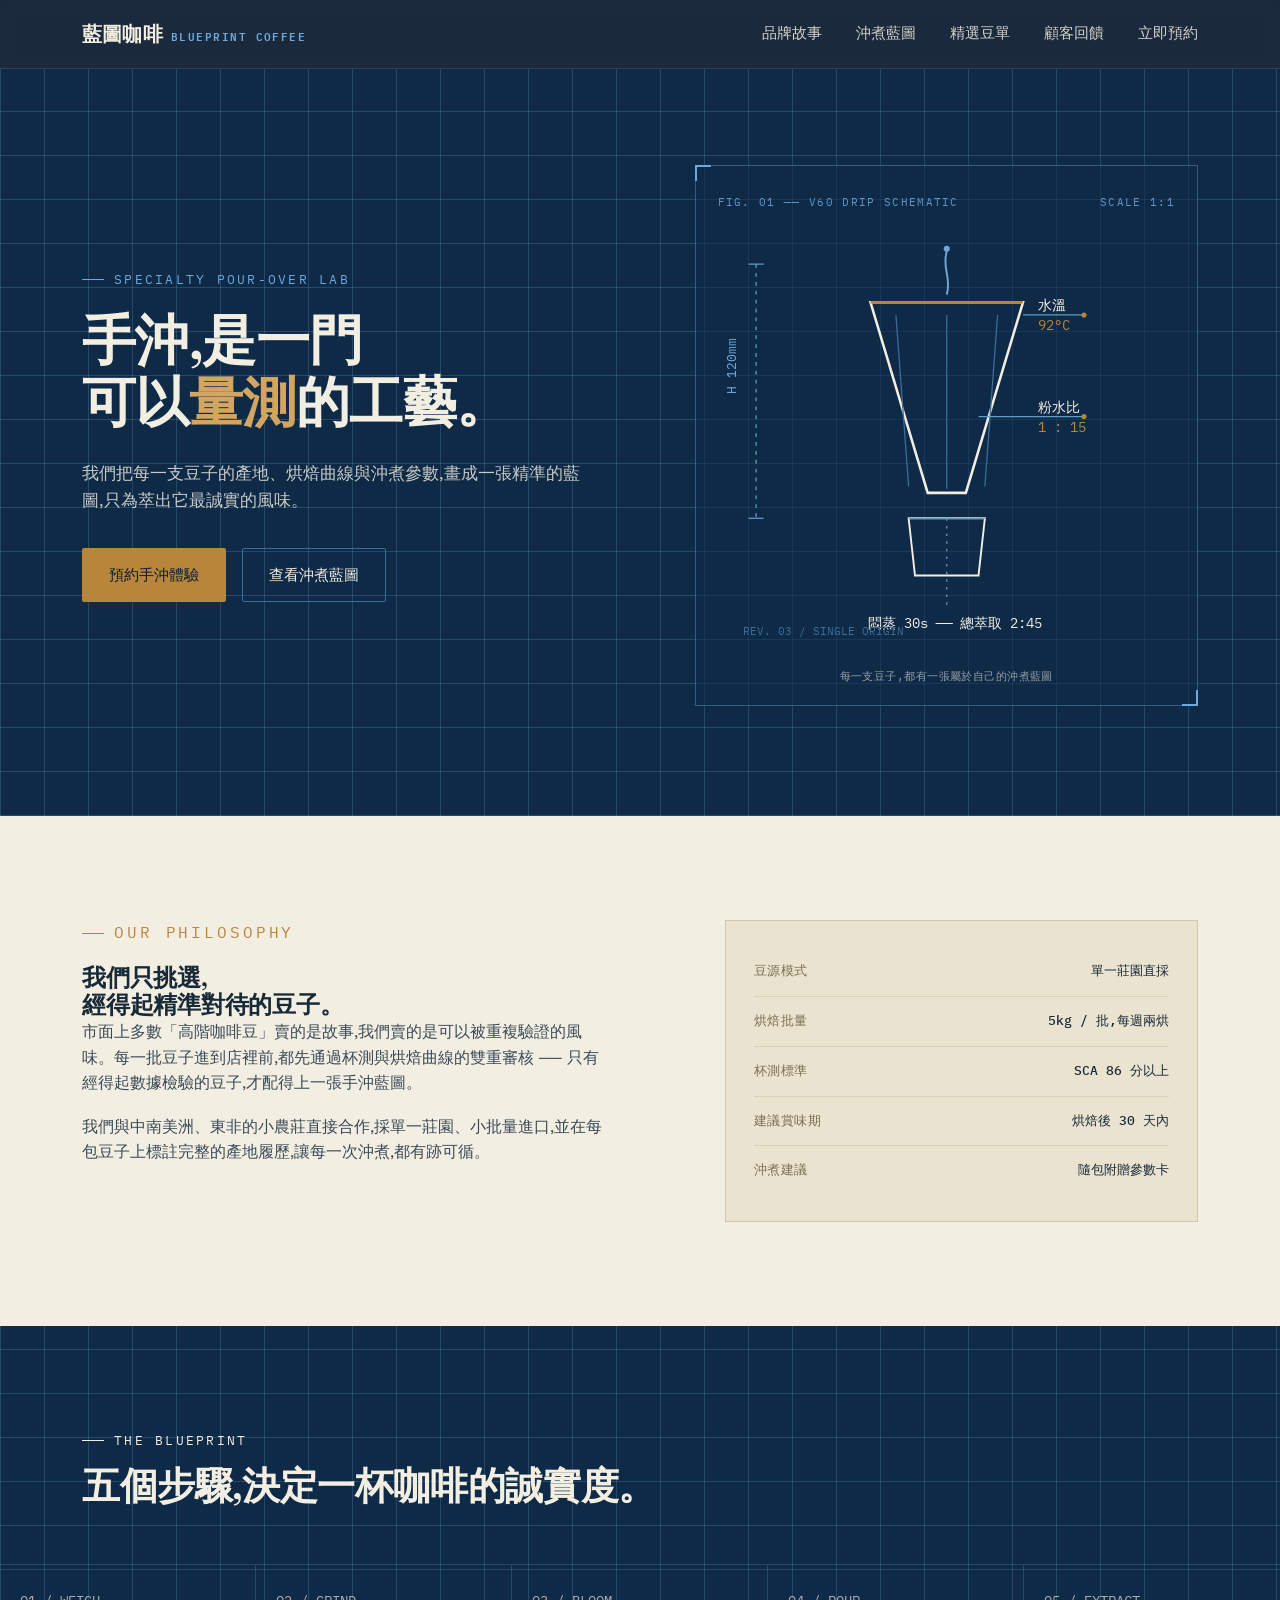
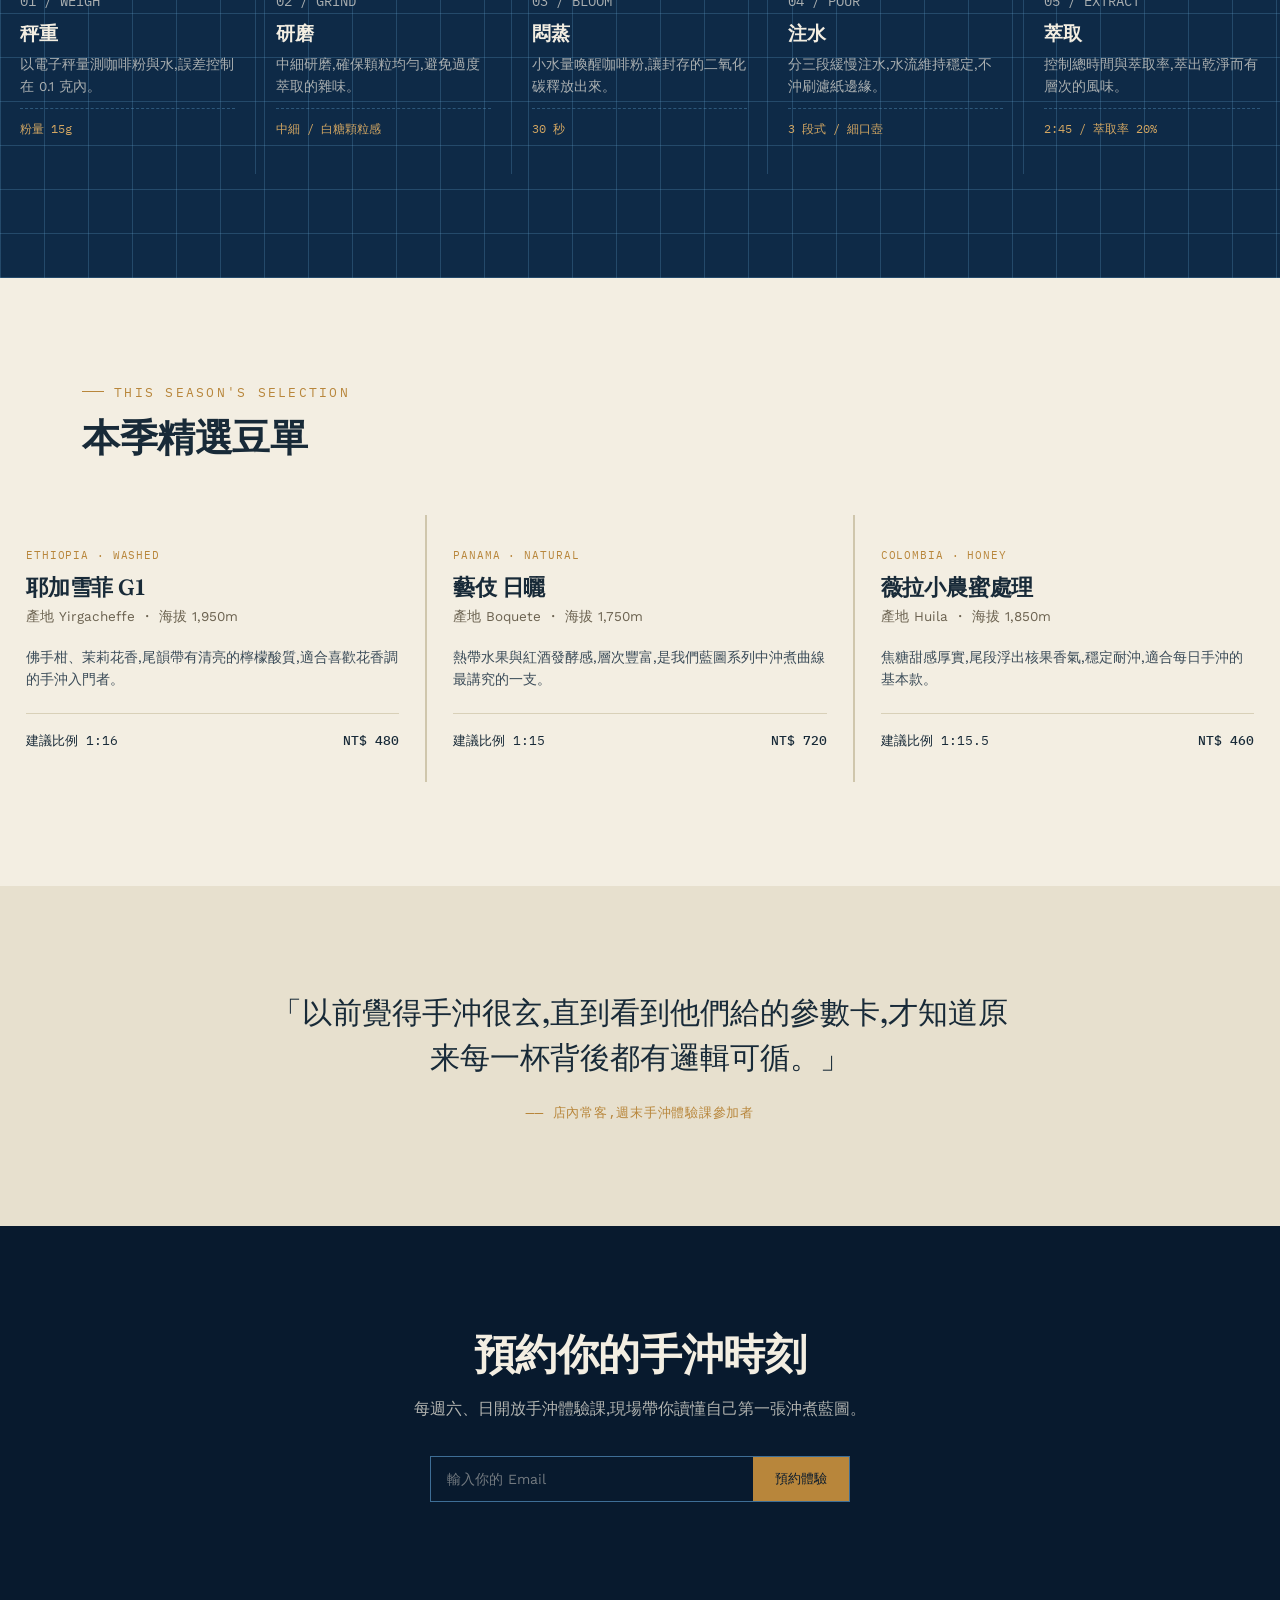
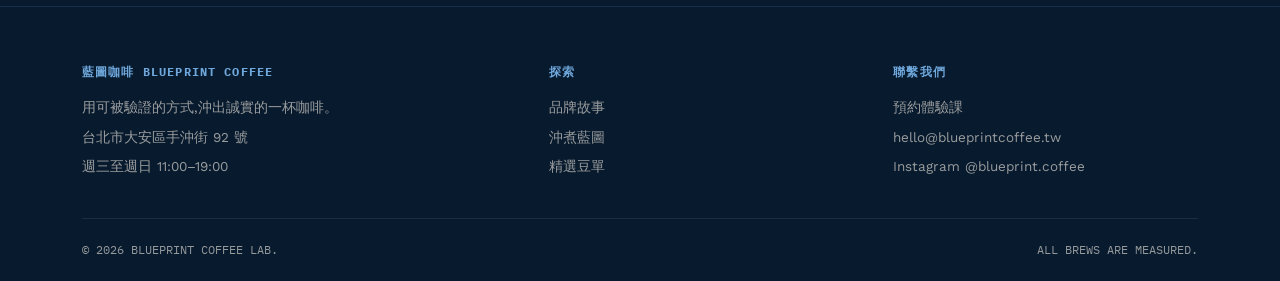
<file: docs/index.html>
<!DOCTYPE html>
<html lang="zh-Hant">
<head>
<meta charset="UTF-8">
<meta name="viewport" content="width=device-width, initial-scale=1.0">
<title>藍圖咖啡 Blueprint Coffee ── 精準手沖,誠實風味</title>
<link rel="preconnect" href="https://fonts.googleapis.com">
<link rel="preconnect" href="https://fonts.gstatic.com" crossorigin>
<link href="https://fonts.googleapis.com/css2?family=Fraunces:opsz,wght@9..144,400;9..144,500;9..144,600;9..144,700&family=Work+Sans:wght@300;400;500;600&family=IBM+Plex+Mono:wght@400;500&display=swap" rel="stylesheet">
<style>
  :root{
    --ink-black:#081A2E;
    --blueprint:#0E2A47;
    --blueprint-line:#3E6E96;
    --blueprint-line-soft:rgba(94,155,197,0.28);
    --paper:#F3EEE2;
    --paper-dim:#E7E0CE;
    --brass:#B8863B;
    --brass-light:#D2A662;
    --sky:#6FA8DC;
    --ink-on-paper:#182A38;
    --max-w:1180px;
  }

  *{margin:0;padding:0;box-sizing:border-box;}
  html{scroll-behavior:smooth;}
  body{
    font-family:'Work Sans', sans-serif;
    background:var(--paper);
    color:var(--ink-on-paper);
    line-height:1.6;
    -webkit-font-smoothing:antialiased;
  }
  a{color:inherit;text-decoration:none;}
  img,svg{display:block;max-width:100%;}
  .container{max-width:var(--max-w);margin:0 auto;padding:0 32px;}
  .eyebrow{
    font-family:'IBM Plex Mono', monospace;
    font-size:12.5px;
    letter-spacing:0.18em;
    text-transform:uppercase;
    display:flex;
    align-items:center;
    gap:10px;
  }
  .eyebrow::before{
    content:"";
    width:22px;height:1px;
    background:currentColor;
    display:inline-block;
  }
  h1,h2,h3{
    font-family:'Fraunces', serif;
    font-weight:600;
    line-height:1.15;
    letter-spacing:-0.01em;
  }
  .btn{
    display:inline-flex;
    align-items:center;
    gap:10px;
    padding:14px 26px;
    border-radius:2px;
    font-family:'Work Sans', sans-serif;
    font-size:15px;
    font-weight:500;
    border:1px solid transparent;
    cursor:pointer;
    transition:transform .25s ease, background .25s ease, border-color .25s ease, color .25s ease;
  }
  .btn:focus-visible{outline:2px solid var(--sky);outline-offset:3px;}
  .btn-primary{background:var(--brass);color:var(--ink-black);}
  .btn-primary:hover{background:var(--brass-light);transform:translateY(-1px);}
  .btn-ghost{border-color:var(--blueprint-line);color:var(--paper);}
  .btn-ghost:hover{border-color:var(--sky);color:var(--sky);}
  .btn-ghost.on-paper{border-color:var(--ink-on-paper);color:var(--ink-on-paper);}
  .btn-ghost.on-paper:hover{border-color:var(--brass);color:var(--brass);}

  /* ---------- NAV ---------- */
  header{
    position:sticky;top:0;z-index:50;
    background:rgba(8,26,46,0.92);
    backdrop-filter:blur(6px);
    border-bottom:1px solid rgba(94,155,197,0.2);
  }
  nav{
    max-width:var(--max-w);margin:0 auto;padding:18px 32px;
    display:flex;align-items:center;justify-content:space-between;
    color:var(--paper);
  }
  .logo{
    font-family:'Fraunces', serif;
    font-size:20px;font-weight:600;letter-spacing:0.01em;
    color:var(--paper);display:flex;align-items:baseline;gap:8px;
  }
  .logo span{
    font-family:'IBM Plex Mono', monospace;
    font-size:10.5px;letter-spacing:0.14em;color:var(--sky);
  }
  .nav-links{display:flex;gap:34px;font-size:14.5px;}
  .nav-links a{opacity:0.85;transition:opacity .2s;}
  .nav-links a:hover{opacity:1;color:var(--sky);}
  .nav-toggle{display:none;background:none;border:none;color:var(--paper);font-size:24px;cursor:pointer;}

  @media (max-width:860px){
    .nav-links{
      position:absolute;top:100%;left:0;right:0;
      background:var(--ink-black);
      flex-direction:column;gap:0;
      max-height:0;overflow:hidden;
      transition:max-height .3s ease;
    }
    .nav-links.open{max-height:320px;}
    .nav-links a{padding:16px 32px;border-top:1px solid rgba(94,155,197,0.15);}
    .nav-toggle{display:block;}
  }

  /* ---------- HERO ---------- */
  .hero{
    background:
      repeating-linear-gradient(0deg, var(--blueprint-line-soft) 0, var(--blueprint-line-soft) 1px, transparent 1px, transparent 44px),
      repeating-linear-gradient(90deg, var(--blueprint-line-soft) 0, var(--blueprint-line-soft) 1px, transparent 1px, transparent 44px),
      var(--blueprint);
    color:var(--paper);
    padding:96px 0 110px;
    position:relative;
    overflow:hidden;
  }
  .hero-grid{
    max-width:var(--max-w);margin:0 auto;padding:0 32px;
    display:grid;grid-template-columns:1.05fr 0.95fr;gap:56px;align-items:center;
  }
  .hero h1{font-size:clamp(34px,4.6vw,54px);margin:20px 0 26px;color:var(--paper);}
  .hero h1 em{font-style:normal;color:var(--brass-light);}
  .hero p.lede{font-size:17px;max-width:46ch;color:rgba(243,238,226,0.82);margin-bottom:34px;}
  .hero-cta{display:flex;gap:16px;flex-wrap:wrap;}
  .hero-eyebrow{color:var(--sky);margin-bottom:6px;}

  .blueprint-plate{
    position:relative;
    border:1px solid rgba(94,155,197,0.45);
    background:rgba(15,42,71,0.55);
    padding:28px 22px 20px;
  }
  .blueprint-plate::before,.blueprint-plate::after,
  .plate-corner-tl,.plate-corner-br{
    content:"";position:absolute;width:14px;height:14px;
    border-color:var(--sky);
  }
  .blueprint-plate::before{top:-1px;left:-1px;border-top:2px solid var(--sky);border-left:2px solid var(--sky);}
  .blueprint-plate::after{bottom:-1px;right:-1px;border-bottom:2px solid var(--sky);border-right:2px solid var(--sky);}
  .plate-label{
    font-family:'IBM Plex Mono', monospace;font-size:11px;letter-spacing:0.12em;
    color:var(--sky);display:flex;justify-content:space-between;margin-bottom:14px;opacity:0.85;
  }
  .plate-caption{
    font-family:'IBM Plex Mono', monospace;font-size:11px;color:rgba(243,238,226,0.6);
    text-align:center;margin-top:10px;letter-spacing:0.04em;
  }

  @media (max-width:900px){
    .hero-grid{grid-template-columns:1fr;}
    .hero{padding:64px 0 76px;}
  }

  /* ---------- SECTION SHARED ---------- */
  section{padding:104px 0;}
  .section-head{max-width:640px;margin-bottom:56px;}
  .section-head h2{font-size:clamp(26px,3.2vw,38px);margin-top:14px;}
  .on-dark{background:var(--ink-black);color:var(--paper);}
  .on-dark .eyebrow{color:var(--sky);}
  .on-paper .eyebrow{color:var(--brass);}

  /* ---------- ABOUT / SPEC SHEET ---------- */
  .about-grid{display:grid;grid-template-columns:1.1fr 0.9fr;gap:64px;align-items:start;}
  .about-grid p{font-size:16px;color:#3a4b58;max-width:52ch;margin-bottom:18px;}
  .spec-sheet{border:1px solid #cfc6ac;background:#EAE3D0;padding:26px 28px;}
  .spec-row{
    display:flex;justify-content:space-between;gap:20px;
    padding:14px 0;border-bottom:1px solid #d8d0b8;
    font-family:'IBM Plex Mono', monospace;font-size:13px;
  }
  .spec-row:last-child{border-bottom:none;}
  .spec-row dt{color:#7a6f52;letter-spacing:0.04em;}
  .spec-row dd{font-weight:500;color:var(--ink-on-paper);text-align:right;}

  @media (max-width:860px){ .about-grid{grid-template-columns:1fr;} }

  /* ---------- PROCESS BLUEPRINT ---------- */
  .process{
    background:
      repeating-linear-gradient(0deg, var(--blueprint-line-soft) 0, var(--blueprint-line-soft) 1px, transparent 1px, transparent 44px),
      repeating-linear-gradient(90deg, var(--blueprint-line-soft) 0, var(--blueprint-line-soft) 1px, transparent 1px, transparent 44px),
      var(--blueprint);
    color:var(--paper);
  }
  .steps{
    display:grid;grid-template-columns:repeat(5,1fr);gap:0;
    border-top:1px solid var(--blueprint-line-soft);
  }
  .step{
    padding:26px 20px;border-right:1px solid var(--blueprint-line-soft);position:relative;
  }
  .step:last-child{border-right:none;}
  .step-index{font-family:'IBM Plex Mono', monospace;font-size:12px;color:var(--sky);margin-bottom:14px;}
  .step h3{font-size:19px;color:var(--paper);margin-bottom:10px;font-weight:600;}
  .step p{font-size:13.5px;color:rgba(243,238,226,0.68);margin-bottom:10px;}
  .step .metric{
    font-family:'IBM Plex Mono', monospace;font-size:12px;color:var(--brass-light);
    border-top:1px dashed rgba(94,155,197,0.4);padding-top:10px;
  }
  @media (max-width:960px){
    .steps{grid-template-columns:1fr 1fr;}
    .step{border-right:1px solid var(--blueprint-line-soft);border-bottom:1px solid var(--blueprint-line-soft);}
    .step:nth-child(2n){border-right:none;}
  }
  @media (max-width:560px){
    .steps{grid-template-columns:1fr;}
    .step{border-right:none;}
  }

  /* ---------- BEANS ---------- */
  .bean-grid{display:grid;grid-template-columns:repeat(3,1fr);gap:2px;background:#cfc6ac;}
  .bean-card{
    background:var(--paper);padding:32px 26px;position:relative;
    display:flex;flex-direction:column;height:100%;
  }
  .bean-tag{
    font-family:'IBM Plex Mono', monospace;font-size:11px;color:var(--brass);
    letter-spacing:0.08em;margin-bottom:10px;
  }
  .bean-card h3{font-size:22px;margin-bottom:6px;}
  .bean-origin{font-size:13.5px;color:#6b6250;margin-bottom:18px;}
  .bean-notes{font-size:14px;color:#3a4b58;margin-bottom:22px;flex-grow:1;}
  .bean-meta{
    display:flex;justify-content:space-between;align-items:center;
    border-top:1px solid #d8d0b8;padding-top:16px;
    font-family:'IBM Plex Mono', monospace;font-size:12.5px;
  }
  .bean-price{color:var(--ink-on-paper);font-weight:500;}
  @media (max-width:900px){ .bean-grid{grid-template-columns:1fr 1fr;} }
  @media (max-width:600px){ .bean-grid{grid-template-columns:1fr;} }

  /* ---------- QUOTE ---------- */
  .quote-section{background:var(--paper-dim);}
  .quote-wrap{max-width:760px;margin:0 auto;text-align:center;}
  blockquote{
    font-family:'Fraunces', serif;font-size:clamp(22px,2.6vw,30px);
    font-weight:500;line-height:1.5;color:var(--ink-on-paper);margin-bottom:22px;
  }
  .quote-attr{font-family:'IBM Plex Mono', monospace;font-size:12.5px;color:var(--brass);letter-spacing:0.06em;}

  /* ---------- CTA / FOOTER ---------- */
  .cta-section{background:var(--ink-black);color:var(--paper);text-align:center;}
  .cta-section h2{font-size:clamp(28px,3.6vw,42px);margin-bottom:18px;}
  .cta-section p{color:rgba(243,238,226,0.72);max-width:48ch;margin:0 auto 34px;}
  .cta-form{
    display:flex;max-width:420px;margin:0 auto;gap:0;border:1px solid var(--blueprint-line);
  }
  .cta-form input{
    flex:1;background:transparent;border:none;padding:14px 16px;
    color:var(--paper);font-family:'Work Sans', sans-serif;font-size:14px;
  }
  .cta-form input::placeholder{color:rgba(243,238,226,0.45);}
  .cta-form input:focus{outline:none;}
  .cta-form button{
    background:var(--brass);color:var(--ink-black);border:none;
    padding:0 22px;font-weight:500;cursor:pointer;font-family:'Work Sans', sans-serif;
    transition:background .2s;
  }
  .cta-form button:hover{background:var(--brass-light);}

  footer{background:var(--ink-black);border-top:1px solid rgba(94,155,197,0.18);color:rgba(243,238,226,0.6);}
  .footer-grid{
    display:grid;grid-template-columns:1.4fr 1fr 1fr;gap:40px;padding:56px 0 32px;
    font-size:13.5px;
  }
  .footer-grid h4{
    font-family:'IBM Plex Mono', monospace;font-size:11.5px;letter-spacing:0.1em;
    color:var(--sky);margin-bottom:16px;text-transform:uppercase;
  }
  .footer-grid p, .footer-grid a{display:block;margin-bottom:8px;color:rgba(243,238,226,0.62);}
  .footer-grid a:hover{color:var(--paper);}
  .footer-bottom{
    border-top:1px solid rgba(94,155,197,0.15);padding:22px 0;
    font-family:'IBM Plex Mono', monospace;font-size:11.5px;
    display:flex;justify-content:space-between;flex-wrap:wrap;gap:10px;
  }
  @media (max-width:700px){ .footer-grid{grid-template-columns:1fr;} }

  /* ---------- REVEAL ---------- */
  .reveal{opacity:0;transform:translateY(18px);transition:opacity .7s ease, transform .7s ease;}
  .reveal.in{opacity:1;transform:translateY(0);}
  @media (prefers-reduced-motion: reduce){
    .reveal{opacity:1;transform:none;transition:none;}
    html{scroll-behavior:auto;}
  }
</style>
</head>
<body>

<header>
  <nav>
    <a href="#top" class="logo">藍圖咖啡<span>BLUEPRINT COFFEE</span></a>
    <button class="nav-toggle" id="navToggle" aria-label="開啟選單" aria-expanded="false">☰</button>
    <div class="nav-links" id="navLinks">
      <a href="#about">品牌故事</a>
      <a href="#process">沖煮藍圖</a>
      <a href="#beans">精選豆單</a>
      <a href="#quote">顧客回饋</a>
      <a href="#cta">立即預約</a>
    </div>
  </nav>
</header>

<section class="hero" id="top">
  <div class="hero-grid">
    <div>
      <p class="eyebrow hero-eyebrow">SPECIALTY POUR-OVER LAB</p>
      <h1>手沖,是一門<br>可以<em>量測</em>的工藝。</h1>
      <p class="lede">我們把每一支豆子的產地、烘焙曲線與沖煮參數,畫成一張精準的藍圖,只為萃出它最誠實的風味。</p>
      <div class="hero-cta">
        <a href="#cta" class="btn btn-primary">預約手沖體驗</a>
        <a href="#process" class="btn btn-ghost">查看沖煮藍圖</a>
      </div>
    </div>

    <div class="blueprint-plate reveal">
      <div class="plate-label"><span>FIG. 01 ── V60 DRIP SCHEMATIC</span><span>SCALE 1:1</span></div>
      <svg viewBox="0 0 360 340" xmlns="http://www.w3.org/2000/svg" role="img" aria-label="V60 手沖濾杯示意圖,標註水溫、粉水比、悶蒸與總萃取時間">
        <!-- dimension lines -->
        <line x1="30" y1="30" x2="30" y2="230" stroke="#5E9BC5" stroke-width="1" stroke-dasharray="3 4"/>
        <line x1="24" y1="30" x2="36" y2="30" stroke="#5E9BC5" stroke-width="1"/>
        <line x1="24" y1="230" x2="36" y2="230" stroke="#5E9BC5" stroke-width="1"/>
        <text x="14" y="132" fill="#6FA8DC" font-size="10" font-family="IBM Plex Mono, monospace" transform="rotate(-90 14 132)">H 120mm</text>

        <!-- dripper cone -->
        <path d="M120 60 L240 60 L195 210 L165 210 Z" fill="none" stroke="#F3EEE2" stroke-width="2"/>
        <path d="M120 60 L240 60" stroke="#B8863B" stroke-width="2"/>
        <!-- ribs -->
        <line x1="140" y1="70" x2="150" y2="205" stroke="#3E6E96" stroke-width="1"/>
        <line x1="180" y1="70" x2="180" y2="207" stroke="#3E6E96" stroke-width="1"/>
        <line x1="220" y1="70" x2="210" y2="205" stroke="#3E6E96" stroke-width="1"/>

        <!-- server -->
        <path d="M150 230 L210 230 L205 275 L155 275 Z" fill="none" stroke="#F3EEE2" stroke-width="1.5"/>
        <line x1="150" y1="230" x2="210" y2="230" stroke="#5E9BC5" stroke-width="1"/>

        <!-- pour line + droplets -->
        <path d="M180 20 C176 34, 184 40, 180 54" stroke="#6FA8DC" stroke-width="1.5" fill="none"/>
        <circle cx="180" cy="18" r="2.4" fill="#6FA8DC"/>

        <!-- annotation callouts -->
        <line x1="240" y1="70" x2="288" y2="70" stroke="#5E9BC5" stroke-width="1"/>
        <circle cx="288" cy="70" r="2" fill="#B8863B"/>
        <text x="252" y="66" fill="#F3EEE2" font-size="11" font-family="IBM Plex Mono, monospace">水溫</text>
        <text x="252" y="82" fill="#B8863B" font-size="11" font-family="IBM Plex Mono, monospace">92°C</text>

        <line x1="205" y1="150" x2="288" y2="150" stroke="#5E9BC5" stroke-width="1"/>
        <circle cx="288" cy="150" r="2" fill="#B8863B"/>
        <text x="252" y="146" fill="#F3EEE2" font-size="11" font-family="IBM Plex Mono, monospace">粉水比</text>
        <text x="252" y="162" fill="#B8863B" font-size="11" font-family="IBM Plex Mono, monospace">1 : 15</text>

        <line x1="180" y1="230" x2="180" y2="300" stroke="#5E9BC5" stroke-width="1" stroke-dasharray="2 4"/>
        <text x="118" y="316" fill="#F3EEE2" font-size="11" font-family="IBM Plex Mono, monospace">悶蒸 30s ── 總萃取 2:45</text>

        <!-- corner tick -->
        <text x="20" y="322" fill="#3E6E96" font-size="9" font-family="IBM Plex Mono, monospace">REV. 03 / SINGLE ORIGIN</text>
      </svg>
      <p class="plate-caption">每一支豆子,都有一張屬於自己的沖煮藍圖</p>
    </div>
  </div>
</section>

<section class="on-paper" id="about">
  <div class="container">
    <div class="about-grid">
      <div class="reveal">
        <p class="eyebrow">OUR PHILOSOPHY</p>
        <h2>我們只挑選,<br>經得起精準對待的豆子。</h2>
        <p>市面上多數「高階咖啡豆」賣的是故事,我們賣的是可以被重複驗證的風味。每一批豆子進到店裡前,都先通過杯測與烘焙曲線的雙重審核 ── 只有經得起數據檢驗的豆子,才配得上一張手沖藍圖。</p>
        <p>我們與中南美洲、東非的小農莊直接合作,採單一莊園、小批量進口,並在每包豆子上標註完整的產地履歷,讓每一次沖煮,都有跡可循。</p>
      </div>
      <dl class="spec-sheet reveal">
        <div class="spec-row"><dt>豆源模式</dt><dd>單一莊園直採</dd></div>
        <div class="spec-row"><dt>烘焙批量</dt><dd>5kg / 批,每週兩烘</dd></div>
        <div class="spec-row"><dt>杯測標準</dt><dd>SCA 86 分以上</dd></div>
        <div class="spec-row"><dt>建議賞味期</dt><dd>烘焙後 30 天內</dd></div>
        <div class="spec-row"><dt>沖煮建議</dt><dd>隨包附贈參數卡</dd></div>
      </dl>
    </div>
  </div>
</section>

<section class="process" id="process">
  <div class="container">
    <div class="section-head reveal">
      <p class="eyebrow">THE BLUEPRINT</p>
      <h2>五個步驟,決定一杯咖啡的誠實度。</h2>
    </div>
  </div>
  <div class="steps reveal">
    <div class="step">
      <p class="step-index">01 / WEIGH</p>
      <h3>秤重</h3>
      <p>以電子秤量測咖啡粉與水,誤差控制在 0.1 克內。</p>
      <p class="metric">粉量 15g</p>
    </div>
    <div class="step">
      <p class="step-index">02 / GRIND</p>
      <h3>研磨</h3>
      <p>中細研磨,確保顆粒均勻,避免過度萃取的雜味。</p>
      <p class="metric">中細 / 白糖顆粒感</p>
    </div>
    <div class="step">
      <p class="step-index">03 / BLOOM</p>
      <h3>悶蒸</h3>
      <p>小水量喚醒咖啡粉,讓封存的二氧化碳釋放出來。</p>
      <p class="metric">30 秒</p>
    </div>
    <div class="step">
      <p class="step-index">04 / POUR</p>
      <h3>注水</h3>
      <p>分三段緩慢注水,水流維持穩定,不沖刷濾紙邊緣。</p>
      <p class="metric">3 段式 / 細口壺</p>
    </div>
    <div class="step">
      <p class="step-index">05 / EXTRACT</p>
      <h3>萃取</h3>
      <p>控制總時間與萃取率,萃出乾淨而有層次的風味。</p>
      <p class="metric">2:45 / 萃取率 20%</p>
    </div>
  </div>
</section>

<section class="on-paper" id="beans">
  <div class="container">
    <div class="section-head reveal">
      <p class="eyebrow">THIS SEASON'S SELECTION</p>
      <h2>本季精選豆單</h2>
    </div>
  </div>
  <div class="bean-grid reveal">
    <div class="bean-card">
      <p class="bean-tag">ETHIOPIA · WASHED</p>
      <h3>耶加雪菲 G1</h3>
      <p class="bean-origin">產地 Yirgacheffe ・ 海拔 1,950m</p>
      <p class="bean-notes">佛手柑、茉莉花香,尾韻帶有清亮的檸檬酸質,適合喜歡花香調的手沖入門者。</p>
      <div class="bean-meta"><span>建議比例 1:16</span><span class="bean-price">NT$ 480</span></div>
    </div>
    <div class="bean-card">
      <p class="bean-tag">PANAMA · NATURAL</p>
      <h3>藝伎 日曬</h3>
      <p class="bean-origin">產地 Boquete ・ 海拔 1,750m</p>
      <p class="bean-notes">熱帶水果與紅酒發酵感,層次豐富,是我們藍圖系列中沖煮曲線最講究的一支。</p>
      <div class="bean-meta"><span>建議比例 1:15</span><span class="bean-price">NT$ 720</span></div>
    </div>
    <div class="bean-card">
      <p class="bean-tag">COLOMBIA · HONEY</p>
      <h3>薇拉小農蜜處理</h3>
      <p class="bean-origin">產地 Huila ・ 海拔 1,850m</p>
      <p class="bean-notes">焦糖甜感厚實,尾段浮出核果香氣,穩定耐沖,適合每日手沖的基本款。</p>
      <div class="bean-meta"><span>建議比例 1:15.5</span><span class="bean-price">NT$ 460</span></div>
    </div>
  </div>
</section>

<section class="quote-section" id="quote">
  <div class="container">
    <div class="quote-wrap reveal">
      <blockquote>「以前覺得手沖很玄,直到看到他們給的參數卡,才知道原来每一杯背後都有邏輯可循。」</blockquote>
      <p class="quote-attr">── 店內常客,週末手沖體驗課參加者</p>
    </div>
  </div>
</section>

<section class="cta-section" id="cta">
  <div class="container">
    <h2 class="reveal">預約你的手沖時刻</h2>
    <p class="reveal">每週六、日開放手沖體驗課,現場帶你讀懂自己第一張沖煮藍圖。</p>
    <form class="cta-form reveal" onsubmit="event.preventDefault(); this.querySelector('button').textContent='已收到,我們會盡快聯繫';">
      <input type="email" placeholder="輸入你的 Email" required aria-label="Email">
      <button type="submit">預約體驗</button>
    </form>
  </div>
</section>

<footer>
  <div class="container">
    <div class="footer-grid">
      <div>
        <h4>藍圖咖啡 BLUEPRINT COFFEE</h4>
        <p>用可被驗證的方式,沖出誠實的一杯咖啡。</p>
        <p>台北市大安區手沖街 92 號</p>
        <p>週三至週日 11:00–19:00</p>
      </div>
      <div>
        <h4>探索</h4>
        <a href="#about">品牌故事</a>
        <a href="#process">沖煮藍圖</a>
        <a href="#beans">精選豆單</a>
      </div>
      <div>
        <h4>聯繫我們</h4>
        <a href="#cta">預約體驗課</a>
        <a href="mailto:hello@blueprintcoffee.tw">hello@blueprintcoffee.tw</a>
        <a href="#top">Instagram @blueprint.coffee</a>
      </div>
    </div>
    <div class="footer-bottom">
      <span>© 2026 BLUEPRINT COFFEE LAB.</span>
      <span>ALL BREWS ARE MEASURED.</span>
    </div>
  </div>
</footer>

<script>
  // mobile nav toggle
  const navToggle = document.getElementById('navToggle');
  const navLinks = document.getElementById('navLinks');
  navToggle.addEventListener('click', () => {
    const isOpen = navLinks.classList.toggle('open');
    navToggle.setAttribute('aria-expanded', isOpen);
  });
  navLinks.querySelectorAll('a').forEach(a => a.addEventListener('click', () => {
    navLinks.classList.remove('open');
    navToggle.setAttribute('aria-expanded', 'false');
  }));

  // scroll reveal
  const prefersReduced = window.matchMedia('(prefers-reduced-motion: reduce)').matches;
  if (!prefersReduced && 'IntersectionObserver' in window) {
    const io = new IntersectionObserver((entries) => {
      entries.forEach(entry => {
        if (entry.isIntersecting) {
          entry.target.classList.add('in');
          io.unobserve(entry.target);
        }
      });
    }, { threshold: 0.15 });
    document.querySelectorAll('.reveal').forEach(el => io.observe(el));
  } else {
    document.querySelectorAll('.reveal').forEach(el => el.classList.add('in'));
  }
</script>

</body>
</html>
</file>
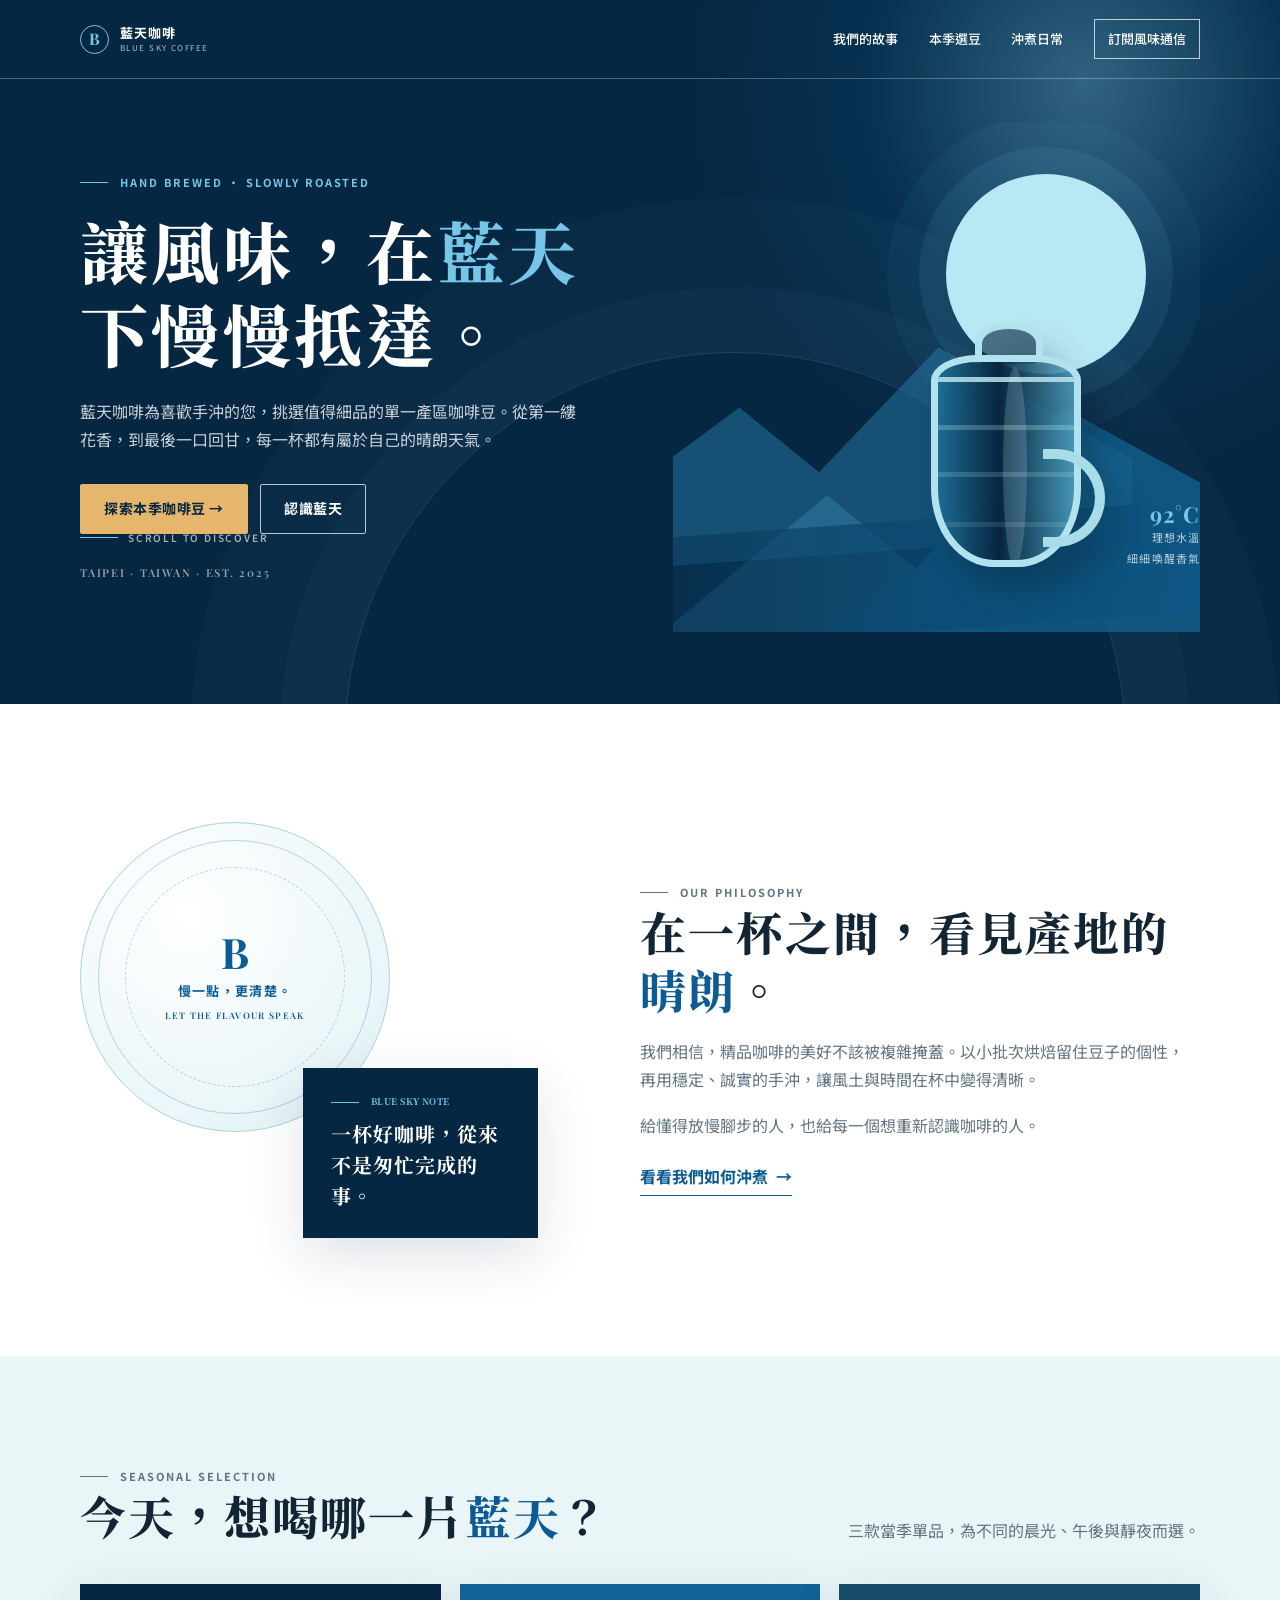
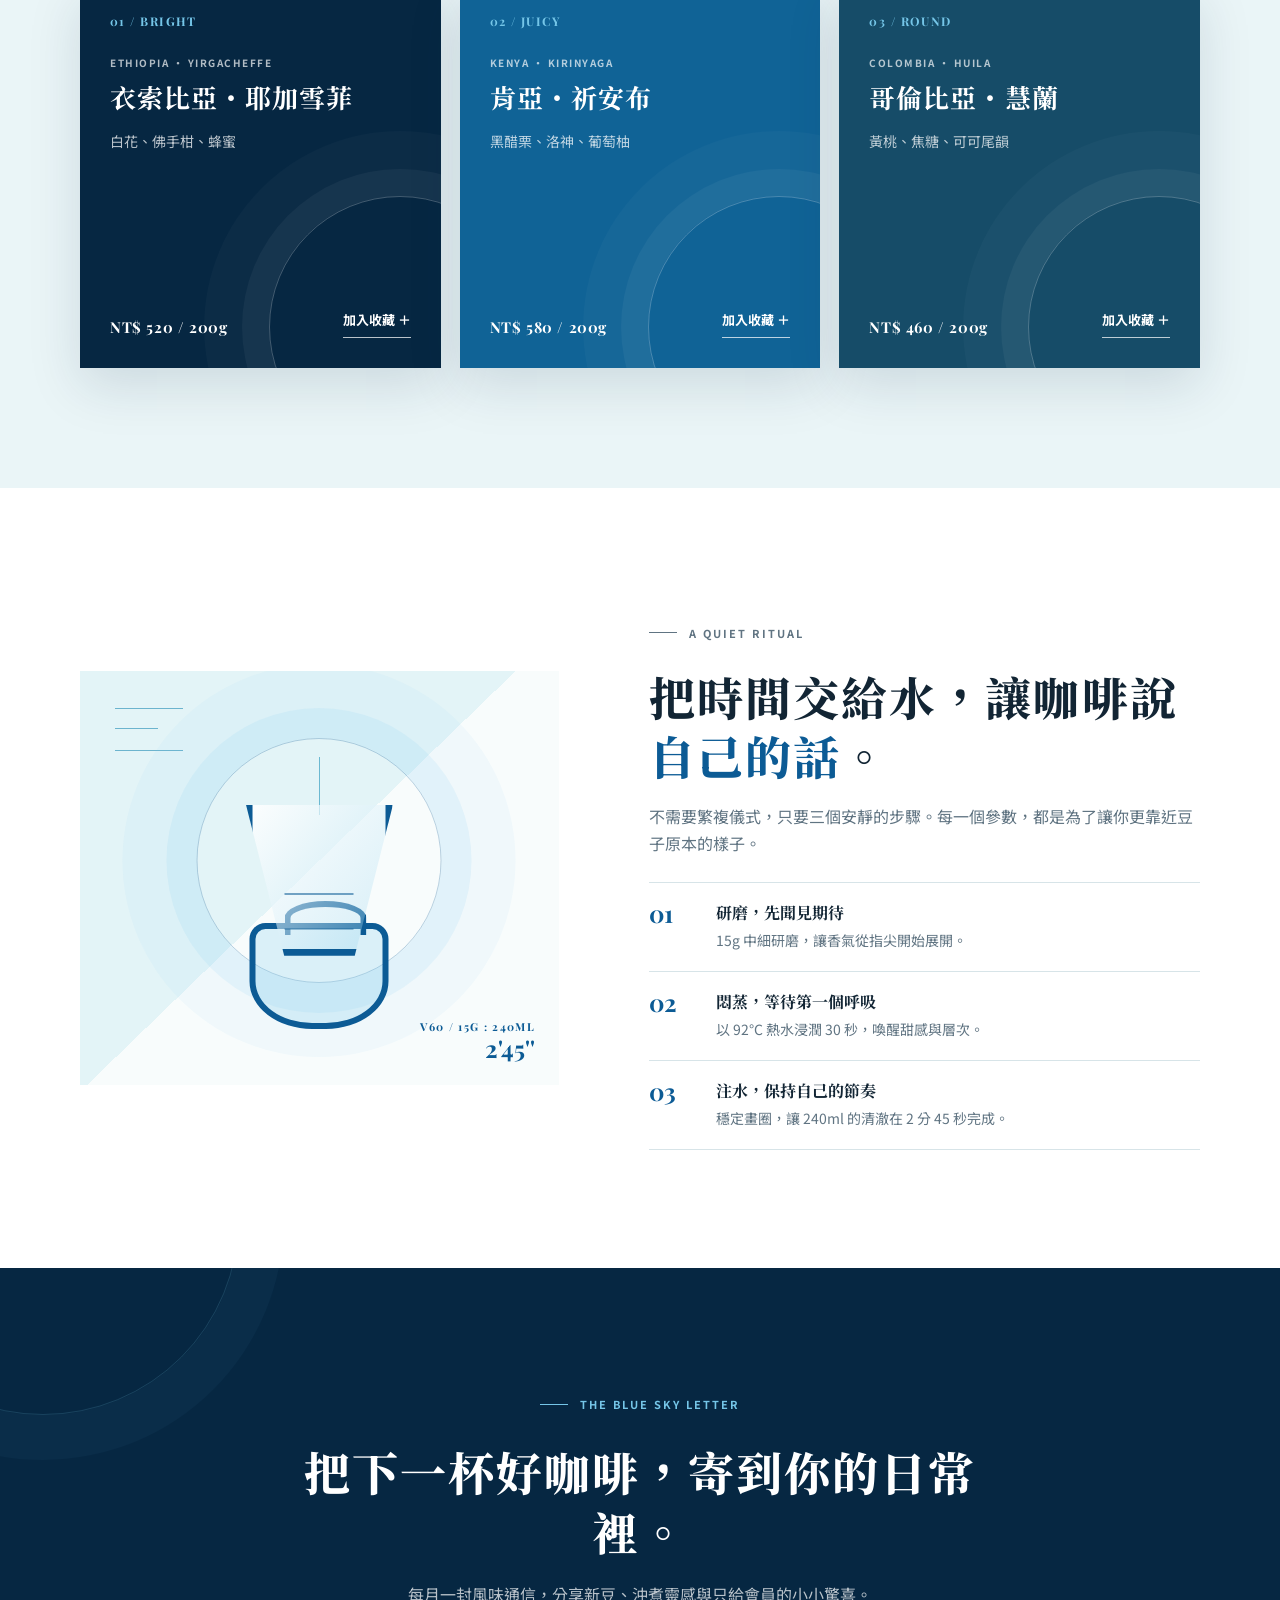
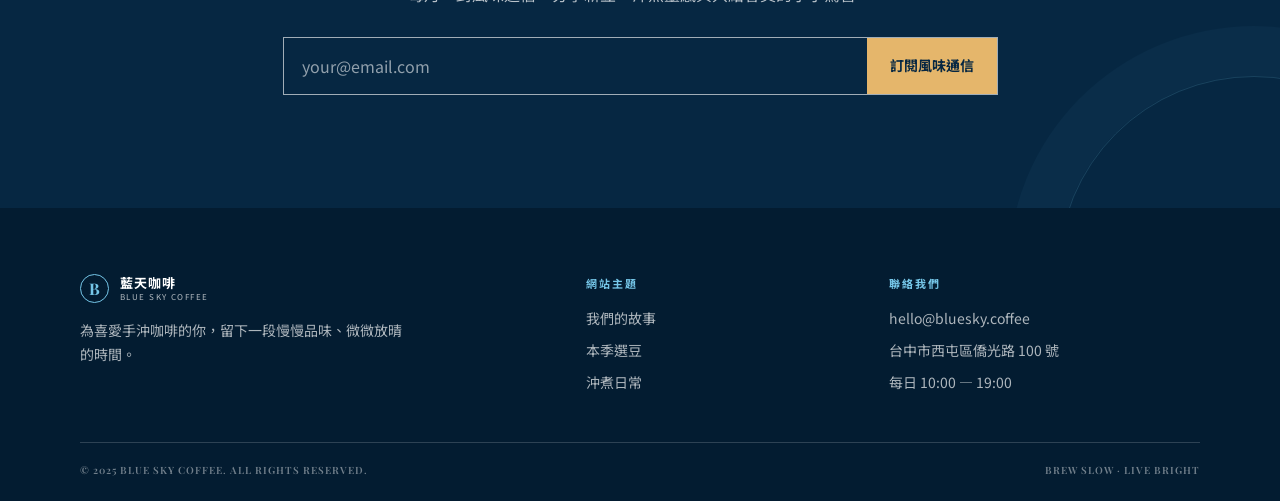
<file: onepage/index.html>
<!doctype html>
<html lang="zh-Hant">
<head>
  <meta charset="UTF-8">
  <meta name="viewport" content="width=device-width, initial-scale=1.0">
  <meta name="description" content="藍天咖啡，為手沖咖啡愛好者挑選當季精品咖啡豆，讓每一杯都清澈、明亮、值得細品。">
  <title>藍天咖啡｜讓風味，慢慢抵達</title>
  <link rel="preconnect" href="https://fonts.googleapis.com">
  <link rel="preconnect" href="https://fonts.gstatic.com" crossorigin>
  <link href="https://fonts.googleapis.com/css2?family=Noto+Sans+TC:wght@400;500;600;700&family=Noto+Serif+TC:wght@600;700;800;900&family=Playfair+Display:wght@600;700&display=swap" rel="stylesheet">
  <style>
    :root {
      --navy: #062742;
      --blue: #0c5b95;
      --sky: #75c6e8;
      --mist: #eaf5f7;
      --cream: #fbfaf6;
      --ink: #122534;
      --muted: #607482;
      --line: #d7e4e8;
      --sand: #e5b66b;
      --shadow: 0 18px 50px rgba(6, 39, 66, .13);
    }

    * { box-sizing: border-box; }
    html { scroll-behavior: smooth; }
    body {
      margin: 0;
      color: var(--ink);
      background: var(--cream);
      font: 16px/1.7 "Noto Sans TC", sans-serif;
      -webkit-font-smoothing: antialiased;
    }
    a { color: inherit; text-decoration: none; }
    button, input { font: inherit; }
    button { cursor: pointer; }
    .wrap { width: min(1120px, calc(100% - 48px)); margin: 0 auto; }
    .eyebrow {
      display: flex;
      align-items: center;
      gap: 12px;
      margin: 0 0 18px;
      color: var(--blue);
      font-size: 11px;
      font-weight: 700;
      letter-spacing: .18em;
    }
    .eyebrow::before { width: 28px; height: 1px; background: currentColor; content: ""; }
    .section-title {
      margin: 0;
      font: 800 clamp(30px, 4vw, 46px)/1.28 "Noto Serif TC", serif;
      letter-spacing: .045em;
    }
    .text-blue { color: var(--blue); }
    .button, .outline-link {
      display: inline-flex;
      min-height: 50px;
      align-items: center;
      justify-content: center;
      padding: 10px 23px;
      border: 1px solid transparent;
      border-radius: 2px;
      font-size: 14px;
      font-weight: 700;
      letter-spacing: .04em;
      transition: transform .25s ease, background-color .25s ease, color .25s ease, border-color .25s ease;
    }
    .button:hover, .outline-link:hover { transform: translateY(-2px); }
    .button--sand { color: var(--navy); background: var(--sand); }
    .button--sand:hover { background: #f1cb8b; }
    .button--dark { color: var(--navy); background: #fff; }
    .outline-link { border-color: rgba(255,255,255,.72); color: #fff; }
    .outline-link:hover { color: var(--navy); background: #fff; }
    :focus-visible { outline: 3px solid var(--sky); outline-offset: 4px; }

    /* Header & hero */
    .site-header { position: absolute; z-index: 20; top: 0; left: 0; width: 100%; border-bottom: 1px solid rgba(255,255,255,.28); }
    .nav { min-height: 78px; display: flex; align-items: center; justify-content: space-between; gap: 20px; }
    .brand { display: inline-flex; align-items: center; gap: 11px; color: #fff; }
    .brand-mark { width: 29px; height: 29px; display: grid; place-items: center; border: 1px solid var(--sky); border-radius: 50%; color: var(--sky); font: 700 16px/1 "Playfair Display", serif; }
    .brand-copy { display: grid; line-height: 1.05; }
    .brand-copy strong { font-size: 13px; letter-spacing: .08em; }
    .brand-copy small { margin-top: 4px; font-size: 8px; letter-spacing: .18em; opacity: .7; }
    .nav-links { display: flex; align-items: center; gap: clamp(16px, 2.4vw, 31px); }
    .nav-links a { position: relative; color: #fff; font-size: 13px; font-weight: 500; white-space: nowrap; }
    .nav-links a:not(.nav-cta)::after { position: absolute; right: 0; bottom: -5px; left: auto; width: 0; height: 1px; background: var(--sky); content: ""; transition: width .25s ease; }
    .nav-links a:not(.nav-cta):hover::after { right: auto; left: 0; width: 100%; }
    .nav-links .nav-cta { padding: 8px 13px; border: 1px solid rgba(255,255,255,.72); }
    .nav-links .nav-cta:hover { color: var(--navy); background: #fff; }
    .menu-toggle { display: none; width: 42px; height: 42px; border: 1px solid rgba(255,255,255,.7); color: #fff; background: transparent; font-size: 23px; line-height: 1; }

    .hero { position: relative; min-height: 704px; overflow: hidden; color: #fff; background: var(--navy); isolation: isolate; }
    .hero::before { position: absolute; z-index: -2; top: -320px; right: -210px; width: 810px; height: 810px; border-radius: 50%; background: radial-gradient(circle, rgba(117,198,232,.38), rgba(12,91,149,.18) 38%, transparent 69%); content: ""; }
    .hero::after { position: absolute; z-index: -1; right: 12%; bottom: -430px; width: 780px; height: 780px; border: 1px solid rgba(117,198,232,.18); border-radius: 50%; box-shadow: 0 0 0 65px rgba(117,198,232,.035), 0 0 0 154px rgba(117,198,232,.025); content: ""; }
    .hero-grid { min-height: 704px; display: grid; grid-template-columns: 1.02fr .98fr; gap: 45px; align-items: center; padding: 122px 0 72px; }
    .hero-copy { position: relative; z-index: 2; }
    .hero .eyebrow { color: var(--sky); }
    .hero h1 { max-width: 650px; margin: 0 0 23px; font: 800 clamp(42px, 5.5vw, 68px)/1.22 "Noto Serif TC", serif; letter-spacing: .05em; }
    .hero h1 span { color: var(--sky); }
    .hero-lede { max-width: 500px; margin: 0; color: rgba(255,255,255,.79); font-size: 16px; }
    .hero-actions { display: flex; flex-wrap: wrap; gap: 12px; margin-top: 31px; }
    .hero-note { margin: 31px 0 0; color: rgba(255,255,255,.55); font: 600 11px/1.5 "Playfair Display", serif; letter-spacing: .16em; }
    .scroll-cue { position: absolute; bottom: 35px; left: 0; display: flex; align-items: center; gap: 10px; color: rgba(255,255,255,.63); font-size: 10px; font-weight: 600; letter-spacing: .18em; }
    .scroll-cue::before { width: 38px; height: 1px; background: var(--sky); content: ""; }

    .hero-art { position: relative; align-self: stretch; min-height: 470px; overflow: hidden; }
    .hero-art .sun { position: absolute; top: 52px; right: 54px; width: clamp(138px, 18vw, 200px); aspect-ratio: 1; border-radius: 50%; background: #b9e8f5; box-shadow: 0 0 0 27px rgba(117,198,232,.09), 0 0 0 59px rgba(117,198,232,.045); }
    .mountain { position: absolute; right: -11%; bottom: 6px; width: 116%; height: 260px; transform: skewY(-9deg); transform-origin: right bottom; background: linear-gradient(146deg, transparent 0 27%, rgba(61,145,184,.36) 27.3% 48%, rgba(17,97,143,.77) 48.3%); clip-path: polygon(0 62%, 28% 20%, 44% 57%, 68% 4%, 100% 57%, 100% 100%, 0 100%); }
    .mountain--back { right: 13%; bottom: 98px; width: 108%; height: 220px; opacity: .46; transform: skewY(-4deg); background: #2a81ae; clip-path: polygon(0 84%, 31% 30%, 45% 62%, 66% 9%, 100% 66%, 100% 100%, 0 100%); }
    .horizon { position: absolute; right: -4%; bottom: 0; width: 116%; height: 112px; background: linear-gradient(90deg, rgba(7,45,75,.5), #0d5684); transform: skewY(-4deg); }
    .coffee-vessel { position: absolute; z-index: 4; right: 18%; bottom: 36px; width: 192px; height: 274px; filter: drop-shadow(18px 22px 14px rgba(0,0,0,.22)); }
    .vessel-neck { position: absolute; top: 0; left: 62px; width: 68px; height: 42px; border: 7px solid #b3e2ef; border-bottom: 0; border-radius: 50% 50% 0 0; background: rgba(6,39,66,.62); }
    .vessel-body { position: absolute; top: 33px; left: 18px; width: 150px; height: 212px; border: 7px solid #b3e2ef; border-radius: 31% 31% 42% 42% / 12% 12% 37% 37%; background: linear-gradient(90deg, rgba(30,112,151,.9), rgba(5,35,60,.9) 45%, rgba(83,167,198,.8)); overflow: hidden; }
    .vessel-body::before { position: absolute; top: 15px; left: 0; width: 100%; height: 5px; background: rgba(197,237,244,.8); box-shadow: 0 48px rgba(197,237,244,.25), 0 95px rgba(197,237,244,.18), 0 145px rgba(197,237,244,.13); content: ""; }
    .vessel-body::after { position: absolute; top: 5px; left: 48%; width: 24px; height: 200px; border-radius: 50%; background: rgba(218,247,251,.17); content: ""; }
    .vessel-handle { position: absolute; right: 0; bottom: 49px; width: 62px; height: 98px; border: 10px solid #a9dce9; border-left: 0; border-radius: 0 53px 53px 0; }
    .art-label { position: absolute; z-index: 5; right: 0; bottom: 64px; display: grid; gap: 3px; color: rgba(255,255,255,.73); font-size: 11px; letter-spacing: .1em; text-align: right; }
    .art-label strong { color: var(--sky); font: 700 22px/1 "Playfair Display", serif; }

    /* Story */
    .story { padding: 118px 0; background: #fff; }
    .story-grid { display: grid; grid-template-columns: .9fr 1.1fr; gap: clamp(45px, 8vw, 105px); align-items: center; }
    .story-visual { position: relative; min-height: 416px; }
    .seal { position: absolute; top: 0; left: 0; width: 310px; height: 310px; display: grid; place-items: center; border: 1px solid #a8d2df; border-radius: 50%; color: var(--blue); background: radial-gradient(circle at 35% 30%, #fff 0, #eaf6f8 68%, #d9edf1 100%); }
    .seal::before, .seal::after { position: absolute; border: 1px solid rgba(12,91,149,.25); border-radius: 50%; content: ""; }
    .seal::before { inset: 17px; }
    .seal::after { inset: 44px; border-style: dashed; }
    .seal-inner { position: relative; z-index: 1; display: grid; gap: 7px; text-align: center; }
    .seal-inner b { font: 700 42px/1 "Playfair Display", serif; }
    .seal-inner span { font-size: 13px; font-weight: 700; letter-spacing: .1em; }
    .seal-inner small { font: 600 9px/1.5 "Playfair Display", serif; letter-spacing: .15em; }
    .blue-note { position: absolute; right: 0; bottom: 0; width: 235px; padding: 27px 28px; color: #fff; background: var(--navy); box-shadow: var(--shadow); }
    .blue-note .eyebrow { margin-bottom: 9px; color: var(--sky); font-size: 9px; }
    .blue-note p { margin: 0; font: 700 20px/1.55 "Noto Serif TC", serif; letter-spacing: .05em; }
    .story-copy p { margin: 19px 0 0; color: var(--muted); }
    .inline-link { display: inline-flex; align-items: center; gap: 8px; margin-top: 24px; padding-bottom: 5px; border-bottom: 1px solid var(--blue); color: var(--blue); font-weight: 700; }
    .inline-link:hover { color: var(--navy); }

    /* Coffee collection */
    .coffee { padding: 111px 0 120px; background: var(--mist); }
    .section-heading { display: flex; align-items: end; justify-content: space-between; gap: 40px; margin-bottom: 39px; }
    .section-heading p { max-width: 370px; margin: 0; color: var(--muted); }
    .coffee-grid { display: grid; grid-template-columns: repeat(3, 1fr); gap: 19px; }
    .coffee-card { position: relative; min-height: 384px; display: flex; flex-direction: column; overflow: hidden; padding: 30px; color: #fff; background: var(--navy); box-shadow: var(--shadow); }
    .coffee-card:nth-child(2) { background: #106396; }
    .coffee-card:nth-child(3) { background: #164c68; }
    .coffee-card::after { position: absolute; right: -90px; bottom: -90px; width: 260px; height: 260px; border: 1px solid rgba(255,255,255,.24); border-radius: 50%; box-shadow: 0 0 0 27px rgba(255,255,255,.045), 0 0 0 65px rgba(255,255,255,.025); content: ""; }
    .card-top, .coffee-card h3, .flavour, .card-footer { position: relative; z-index: 1; }
    .card-top { color: var(--sky); font: 700 12px/1.3 "Playfair Display", serif; letter-spacing: .12em; }
    .origin { margin: 25px 0 8px; color: rgba(255,255,255,.69); font-size: 10px; font-weight: 700; letter-spacing: .15em; }
    .coffee-card h3 { margin: 0; font: 700 26px/1.38 "Noto Serif TC", serif; letter-spacing: .04em; }
    .flavour { margin: 15px 0 0; color: rgba(255,255,255,.73); font-size: 14px; }
    .card-footer { display: flex; align-items: end; justify-content: space-between; gap: 14px; margin-top: auto; }
    .price { font: 700 15px/1.3 "Playfair Display", serif; letter-spacing: .04em; }
    .save-coffee { padding: 0 0 5px; border: 0; border-bottom: 1px solid rgba(255,255,255,.72); color: #fff; background: transparent; font-size: 13px; font-weight: 700; white-space: nowrap; transition: color .2s, border-color .2s; }
    .save-coffee:hover { border-color: var(--sand); color: var(--sand); }

    /* Brew */
    .brew { padding: 118px 0; background: #fff; }
    .brew-grid { display: grid; grid-template-columns: .93fr 1.07fr; gap: clamp(42px, 8vw, 90px); align-items: center; }
    .brew-art { position: relative; height: 414px; overflow: hidden; background: linear-gradient(136deg, #e3f4f7 0 48%, #f8fcfc 48% 100%); }
    .brew-art::before { position: absolute; top: 37px; left: 35px; width: 68px; height: 41px; border-top: 1px solid #6cb4ce; border-bottom: 1px solid #6cb4ce; content: ""; }
    .brew-art::after { position: absolute; top: 57px; left: 35px; width: 43px; border-top: 1px solid #6cb4ce; content: ""; }
    .water-rings { position: absolute; top: 67px; left: 50%; width: 245px; height: 245px; border: 1px solid rgba(12,91,149,.27); border-radius: 50%; transform: translateX(-50%); box-shadow: 0 0 0 30px rgba(117,198,232,.12), 0 0 0 74px rgba(117,198,232,.065); }
    .water-rings::before { position: absolute; top: 18px; left: 50%; width: 1px; height: 58px; background: #6bb8d1; content: ""; transform: translateX(-50%); }
    .dripper { position: absolute; z-index: 2; top: 134px; left: 50%; width: 147px; height: 151px; border: 7px solid var(--blue); border-top: 0; background: linear-gradient(130deg, rgba(255,255,255,.85), rgba(117,198,232,.25)); clip-path: polygon(0 0, 100% 0, 74% 100%, 26% 100%); transform: translateX(-50%); }
    .dripper::after { position: absolute; right: 32px; bottom: 19px; left: 32px; height: 33px; border-top: 2px solid rgba(12,91,149,.55); border-bottom: 2px solid rgba(12,91,149,.35); content: ""; }
    .carafe { position: absolute; z-index: 1; bottom: 56px; left: 50%; width: 139px; height: 106px; border: 6px solid var(--blue); border-radius: 16px 16px 45% 45%; background: rgba(117,198,232,.23); transform: translateX(-50%); }
    .carafe::before { position: absolute; top: -28px; left: 29px; width: 70px; height: 28px; border: 6px solid var(--blue); border-bottom: 0; border-radius: 50% 50% 0 0; content: ""; }
    .brew-caption { position: absolute; right: 24px; bottom: 19px; color: var(--blue); text-align: right; }
    .brew-caption span { display: block; font: 700 11px/1.5 "Playfair Display", serif; letter-spacing: .12em; }
    .brew-caption strong { font: 700 24px/1.1 "Playfair Display", serif; }
    .brew-copy > p { margin: 18px 0 25px; color: var(--muted); }
    .brew-steps { border-top: 1px solid var(--line); }
    .brew-step { display: grid; grid-template-columns: 52px 1fr; gap: 15px; padding: 18px 0; border-bottom: 1px solid var(--line); }
    .step-number { color: var(--blue); font: 700 24px/1 "Playfair Display", serif; }
    .brew-step h3 { margin: 0; font: 700 16px/1.5 "Noto Serif TC", serif; }
    .brew-step p { margin: 4px 0 0; color: var(--muted); font-size: 14px; }

    /* Subscribe and footer */
    .visit { position: relative; overflow: hidden; padding: 108px 0 113px; color: #fff; text-align: center; background: var(--navy); }
    .visit::before, .visit::after { position: absolute; width: 390px; height: 390px; border: 1px solid rgba(117,198,232,.17); border-radius: 50%; content: ""; }
    .visit::before { top: -245px; left: -153px; box-shadow: 0 0 0 45px rgba(117,198,232,.035); }
    .visit::after { right: -170px; bottom: -260px; box-shadow: 0 0 0 50px rgba(117,198,232,.035); }
    .visit .wrap { position: relative; z-index: 1; max-width: 715px; }
    .visit .eyebrow { justify-content: center; color: var(--sky); }
    .visit h2 { margin: 0; font: 800 clamp(30px, 4vw, 46px)/1.3 "Noto Serif TC", serif; letter-spacing: .045em; }
    .visit p { max-width: 510px; margin: 19px auto 29px; color: rgba(255,255,255,.72); }
    .subscribe-form { display: flex; min-height: 58px; border: 1px solid rgba(255,255,255,.62); }
    .subscribe-form input { min-width: 0; flex: 1; padding: 0 18px; border: 0; color: #fff; outline: none; background: transparent; }
    .subscribe-form input::placeholder { color: rgba(255,255,255,.56); }
    .subscribe-form button { padding: 0 23px; border: 0; color: var(--navy); background: var(--sand); font-size: 14px; font-weight: 700; white-space: nowrap; transition: background .2s; }
    .subscribe-form button:hover { background: #f1cb8b; }
    .site-footer { padding: 66px 0 23px; color: rgba(255,255,255,.68); background: #031c31; }
    .footer-grid { display: grid; grid-template-columns: 1.45fr .8fr 1fr; gap: 55px; padding-bottom: 48px; }
    .footer-brand .brand { margin-bottom: 16px; }
    .footer-brand p { max-width: 330px; margin: 0; font-size: 14px; }
    .footer-title { margin: 0 0 14px; color: var(--sky); font-size: 11px; font-weight: 700; letter-spacing: .18em; }
    .footer-links { display: grid; gap: 8px; font-size: 14px; }
    .footer-links a:hover { color: var(--sky); }
    .footer-links address { font-style: normal; }
    .footer-bottom { display: flex; justify-content: space-between; gap: 20px; padding-top: 20px; border-top: 1px solid rgba(255,255,255,.17); color: rgba(255,255,255,.44); font: 600 10px/1.5 "Playfair Display", serif; letter-spacing: .1em; }

    .toast { position: fixed; z-index: 50; right: 22px; bottom: 22px; max-width: min(370px, calc(100vw - 44px)); padding: 14px 18px; border-left: 3px solid var(--sand); color: #fff; background: var(--navy); box-shadow: var(--shadow); font-size: 14px; opacity: 0; pointer-events: none; transform: translateY(12px); transition: opacity .25s ease, transform .25s ease; }
    .toast.show { opacity: 1; transform: translateY(0); }
    .reveal { opacity: 0; transform: translateY(18px); transition: opacity .65s ease, transform .65s ease; }
    .reveal.visible { opacity: 1; transform: translateY(0); }

    @media (max-width: 820px) {
      .menu-toggle { display: grid; place-items: center; }
      .nav { position: relative; }
      .nav-links { position: absolute; top: 78px; right: -24px; left: -24px; max-height: 0; display: grid; gap: 0; overflow: hidden; background: #05233c; transition: max-height .35s ease; }
      .nav-links.open { max-height: 300px; border-top: 1px solid rgba(255,255,255,.16); }
      .nav-links a { display: block; padding: 13px 24px; }
      .nav-links .nav-cta { margin: 5px 24px 15px; padding: 10px 13px; text-align: center; }
      .hero { min-height: 710px; }
      .hero-grid { min-height: 710px; grid-template-columns: 1fr; gap: 0; padding: 118px 0 43px; }
      .hero-art { min-height: 276px; margin-top: -9px; }
      .hero-art .sun { top: 19px; right: 20%; width: 130px; }
      .mountain { height: 180px; }
      .mountain--back { bottom: 69px; height: 150px; }
      .coffee-vessel { right: 17%; bottom: -12px; transform: scale(.72); transform-origin: bottom right; }
      .art-label { display: none; }
      .scroll-cue { display: none; }
      .story-grid, .brew-grid { grid-template-columns: 1fr; }
      .story-visual { max-width: 525px; width: 100%; min-height: 400px; }
      .coffee-grid { grid-template-columns: repeat(2, 1fr); }
      .coffee-card:nth-child(3) { grid-column: span 2; }
      .footer-grid { grid-template-columns: 1fr 1fr; }
      .footer-brand { grid-column: 1 / -1; }
    }
    @media (max-width: 560px) {
      .wrap { width: calc(100% - 34px); }
      .nav-links { right: -17px; left: -17px; }
      .hero { min-height: 680px; }
      .hero-grid { min-height: 680px; padding-top: 106px; }
      .hero h1 { font-size: 40px; }
      .hero-lede { font-size: 14px; }
      .hero-actions { gap: 9px; margin-top: 24px; }
      .hero-actions .button, .hero-actions .outline-link { min-height: 46px; padding: 8px 15px; font-size: 13px; }
      .hero-note { margin-top: 21px; }
      .hero-art { min-height: 219px; }
      .hero-art .sun { width: 92px; }
      .coffee-vessel { right: 5%; bottom: -48px; transform: scale(.57); }
      .story, .coffee, .brew { padding: 76px 0; }
      .seal { width: 245px; height: 245px; }
      .seal-inner b { font-size: 35px; }
      .story-visual { min-height: 347px; }
      .blue-note { width: 185px; padding: 20px; }
      .blue-note p { font-size: 16px; }
      .section-heading { display: block; margin-bottom: 28px; }
      .section-heading p { margin-top: 14px; font-size: 14px; }
      .coffee-grid { grid-template-columns: 1fr; }
      .coffee-card, .coffee-card:nth-child(3) { min-height: 330px; grid-column: auto; }
      .coffee-card { padding: 25px; }
      .brew-art { height: 310px; }
      .water-rings { top: 45px; width: 178px; height: 178px; box-shadow: 0 0 0 23px rgba(117,198,232,.12), 0 0 0 53px rgba(117,198,232,.065); }
      .dripper { top: 95px; transform: translateX(-50%) scale(.75); }
      .carafe { bottom: 37px; transform: translateX(-50%) scale(.75); }
      .visit { padding: 76px 0; }
      .subscribe-form { display: grid; gap: 0; border: 0; }
      .subscribe-form input { min-height: 54px; border: 1px solid rgba(255,255,255,.62); }
      .subscribe-form button { min-height: 54px; margin-top: 10px; }
      .footer-grid { grid-template-columns: 1fr; gap: 33px; }
      .footer-brand { grid-column: auto; }
      .footer-bottom { display: grid; gap: 8px; }
    }
    @media (prefers-reduced-motion: reduce) {
      html { scroll-behavior: auto; }
      *, *::before, *::after { transition-duration: .01ms !important; animation-duration: .01ms !important; animation-iteration-count: 1 !important; }
      .reveal { opacity: 1; transform: none; }
    }
  </style>
</head>
<body>
  <header class="site-header" id="top">
    <nav class="nav wrap" aria-label="主要導覽">
      <a class="brand" href="#top" aria-label="回到藍天咖啡首頁">
        <span class="brand-mark" aria-hidden="true">B</span>
        <span class="brand-copy"><strong>藍天咖啡</strong><small>BLUE SKY COFFEE</small></span>
      </a>
      <button class="menu-toggle" type="button" aria-controls="navLinks" aria-expanded="false" aria-label="開啟導覽選單">☰</button>
      <div class="nav-links" id="navLinks">
        <a href="#story">我們的故事</a>
        <a href="#coffee">本季選豆</a>
        <a href="#brew">沖煮日常</a>
        <a class="nav-cta" href="#visit">訂閱風味通信</a>
      </div>
    </nav>
  </header>

  <main>
    <section class="hero" aria-labelledby="heroTitle">
      <div class="wrap hero-grid">
        <div class="hero-copy">
          <p class="eyebrow">HAND BREWED · SLOWLY ROASTED</p>
          <h1 id="heroTitle">讓風味，在<span>藍天</span>下慢慢抵達。</h1>
          <p class="hero-lede">藍天咖啡為喜歡手沖的您，挑選值得細品的單一產區咖啡豆。從第一縷花香，到最後一口回甘，每一杯都有屬於自己的晴朗天氣。</p>
          <div class="hero-actions">
            <a class="button button--sand" href="#coffee">探索本季咖啡豆 →</a>
            <a class="outline-link" href="#story">認識藍天</a>
          </div>
          <p class="hero-note">TAIPEI · TAIWAN · EST. 2025</p>
          <span class="scroll-cue">SCROLL TO DISCOVER</span>
        </div>
        <div class="hero-art" aria-hidden="true">
          <div class="sun"></div>
          <div class="mountain mountain--back"></div>
          <div class="mountain"></div>
          <div class="horizon"></div>
          <div class="coffee-vessel"><div class="vessel-neck"></div><div class="vessel-body"></div><div class="vessel-handle"></div></div>
          <div class="art-label"><strong>92°C</strong><span>理想水溫</span><span>細細喚醒香氣</span></div>
        </div>
      </div>
    </section>

    <section class="story" id="story" aria-labelledby="storyTitle">
      <div class="wrap story-grid">
        <div class="story-visual reveal" aria-hidden="true">
          <div class="seal"><div class="seal-inner"><b>B</b><span>慢一點，更清楚。</span><small>LET THE FLAVOUR SPEAK</small></div></div>
          <aside class="blue-note"><p class="eyebrow">BLUE SKY NOTE</p><p>一杯好咖啡，從來不是匆忙完成的事。</p></aside>
        </div>
        <div class="story-copy reveal">
          <p class="eyebrow">OUR PHILOSOPHY</p>
          <h2 class="section-title" id="storyTitle">在一杯之間，看見產地的<span class="text-blue">晴朗</span>。</h2>
          <p>我們相信，精品咖啡的美好不該被複雜掩蓋。以小批次烘焙留住豆子的個性，再用穩定、誠實的手沖，讓風土與時間在杯中變得清晰。</p>
          <p>給懂得放慢腳步的人，也給每一個想重新認識咖啡的人。</p>
          <a class="inline-link" href="#brew">看看我們如何沖煮 <span aria-hidden="true">→</span></a>
        </div>
      </div>
    </section>

    <section class="coffee" id="coffee" aria-labelledby="coffeeTitle">
      <div class="wrap">
        <div class="section-heading reveal">
          <div><p class="eyebrow">SEASONAL SELECTION</p><h2 class="section-title" id="coffeeTitle">今天，想喝哪一片<span class="text-blue">藍天</span>？</h2></div>
          <p>三款當季單品，為不同的晨光、午後與靜夜而選。</p>
        </div>
        <div class="coffee-grid">
          <article class="coffee-card reveal">
            <div class="card-top">01 / BRIGHT</div><p class="origin">ETHIOPIA · YIRGACHEFFE</p><h3>衣索比亞・耶加雪菲</h3><p class="flavour">白花、佛手柑、蜂蜜</p>
            <div class="card-footer"><span class="price">NT$ 520 / 200g</span><button class="save-coffee" type="button" data-coffee="衣索比亞・耶加雪菲">加入收藏 ＋</button></div>
          </article>
          <article class="coffee-card reveal">
            <div class="card-top">02 / JUICY</div><p class="origin">KENYA · KIRINYAGA</p><h3>肯亞・祈安布</h3><p class="flavour">黑醋栗、洛神、葡萄柚</p>
            <div class="card-footer"><span class="price">NT$ 580 / 200g</span><button class="save-coffee" type="button" data-coffee="肯亞・祈安布">加入收藏 ＋</button></div>
          </article>
          <article class="coffee-card reveal">
            <div class="card-top">03 / ROUND</div><p class="origin">COLOMBIA · HUILA</p><h3>哥倫比亞・慧蘭</h3><p class="flavour">黃桃、焦糖、可可尾韻</p>
            <div class="card-footer"><span class="price">NT$ 460 / 200g</span><button class="save-coffee" type="button" data-coffee="哥倫比亞・慧蘭">加入收藏 ＋</button></div>
          </article>
        </div>
      </div>
    </section>

    <section class="brew" id="brew" aria-labelledby="brewTitle">
      <div class="wrap brew-grid">
        <div class="brew-art reveal" aria-hidden="true"><div class="water-rings"></div><div class="dripper"></div><div class="carafe"></div><div class="brew-caption"><span>V60 / 15G : 240ML</span><strong>2'45''</strong></div></div>
        <div class="brew-copy reveal">
          <p class="eyebrow">A QUIET RITUAL</p>
          <h2 class="section-title" id="brewTitle">把時間交給水，讓咖啡說<span class="text-blue">自己的話</span>。</h2>
          <p>不需要繁複儀式，只要三個安靜的步驟。每一個參數，都是為了讓你更靠近豆子原本的樣子。</p>
          <div class="brew-steps">
            <div class="brew-step"><span class="step-number">01</span><div><h3>研磨，先聞見期待</h3><p>15g 中細研磨，讓香氣從指尖開始展開。</p></div></div>
            <div class="brew-step"><span class="step-number">02</span><div><h3>悶蒸，等待第一個呼吸</h3><p>以 92°C 熱水浸潤 30 秒，喚醒甜感與層次。</p></div></div>
            <div class="brew-step"><span class="step-number">03</span><div><h3>注水，保持自己的節奏</h3><p>穩定畫圈，讓 240ml 的清澈在 2 分 45 秒完成。</p></div></div>
          </div>
        </div>
      </div>
    </section>

    <section class="visit" id="visit" aria-labelledby="visitTitle">
      <div class="wrap reveal">
        <p class="eyebrow">THE BLUE SKY LETTER</p>
        <h2 id="visitTitle">把下一杯好咖啡，寄到你的日常裡。</h2>
        <p>每月一封風味通信，分享新豆、沖煮靈感與只給會員的小小驚喜。</p>
        <form class="subscribe-form" id="subscribeForm">
          <input type="email" aria-label="電子郵件地址" placeholder="your@email.com" required>
          <button type="submit">訂閱風味通信</button>
        </form>
      </div>
    </section>
  </main>

  <footer class="site-footer">
    <div class="wrap footer-grid">
      <div class="footer-brand"><a class="brand" href="#top" aria-label="回到藍天咖啡首頁"><span class="brand-mark" aria-hidden="true">B</span><span class="brand-copy"><strong>藍天咖啡</strong><small>BLUE SKY COFFEE</small></span></a><p>為喜愛手沖咖啡的你，留下一段慢慢品味、微微放晴的時間。</p></div>
      <div><p class="footer-title">網站主題</p><div class="footer-links"><a href="#story">我們的故事</a><a href="#coffee">本季選豆</a><a href="#brew">沖煮日常</a></div></div>
      <div><p class="footer-title">聯絡我們</p><div class="footer-links"><a href="mailto:hello@bluesky.coffee">hello@bluesky.coffee</a><address>台中市西屯區僑光路 100 號</address><span>每日 10:00 — 19:00</span></div></div>
    </div>
    <div class="wrap footer-bottom"><span>© 2025 BLUE SKY COFFEE. ALL RIGHTS RESERVED.</span><span>BREW SLOW · LIVE BRIGHT</span></div>
  </footer>
  <div class="toast" role="status" aria-live="polite"></div>

  <script>
    (() => {
      const menuButton = document.querySelector('.menu-toggle');
      const navLinks = document.querySelector('.nav-links');
      const toast = document.querySelector('.toast');
      let toastTimer;

      const closeMenu = () => {
        navLinks.classList.remove('open');
        menuButton.setAttribute('aria-expanded', 'false');
        menuButton.setAttribute('aria-label', '開啟導覽選單');
        menuButton.textContent = '☰';
      };
      menuButton.addEventListener('click', () => {
        const opening = !navLinks.classList.contains('open');
        navLinks.classList.toggle('open', opening);
        menuButton.setAttribute('aria-expanded', String(opening));
        menuButton.setAttribute('aria-label', opening ? '關閉導覽選單' : '開啟導覽選單');
        menuButton.textContent = opening ? '×' : '☰';
      });
      navLinks.querySelectorAll('a').forEach(link => link.addEventListener('click', closeMenu));

      const showToast = message => {
        clearTimeout(toastTimer);
        toast.textContent = message;
        toast.classList.add('show');
        toastTimer = setTimeout(() => toast.classList.remove('show'), 2600);
      };
      document.querySelectorAll('[data-coffee]').forEach(button => {
        button.addEventListener('click', () => showToast(`已將「${button.dataset.coffee}」加入你的收藏。`));
      });
      document.querySelector('#subscribeForm').addEventListener('submit', event => {
        event.preventDefault();
        event.currentTarget.reset();
        showToast('謝謝訂閱，下一封晴朗的風味通信即將寄出。');
      });

      const revealItems = document.querySelectorAll('.reveal');
      const reducedMotion = window.matchMedia('(prefers-reduced-motion: reduce)').matches;
      if (!('IntersectionObserver' in window) || reducedMotion) {
        revealItems.forEach(item => item.classList.add('visible'));
      } else {
        const observer = new IntersectionObserver(entries => {
          entries.forEach(entry => {
            if (entry.isIntersecting) {
              entry.target.classList.add('visible');
              observer.unobserve(entry.target);
            }
          });
        }, { threshold: .12 });
        revealItems.forEach(item => observer.observe(item));
      }
    })();
  </script>
</body>
</html>
</file>
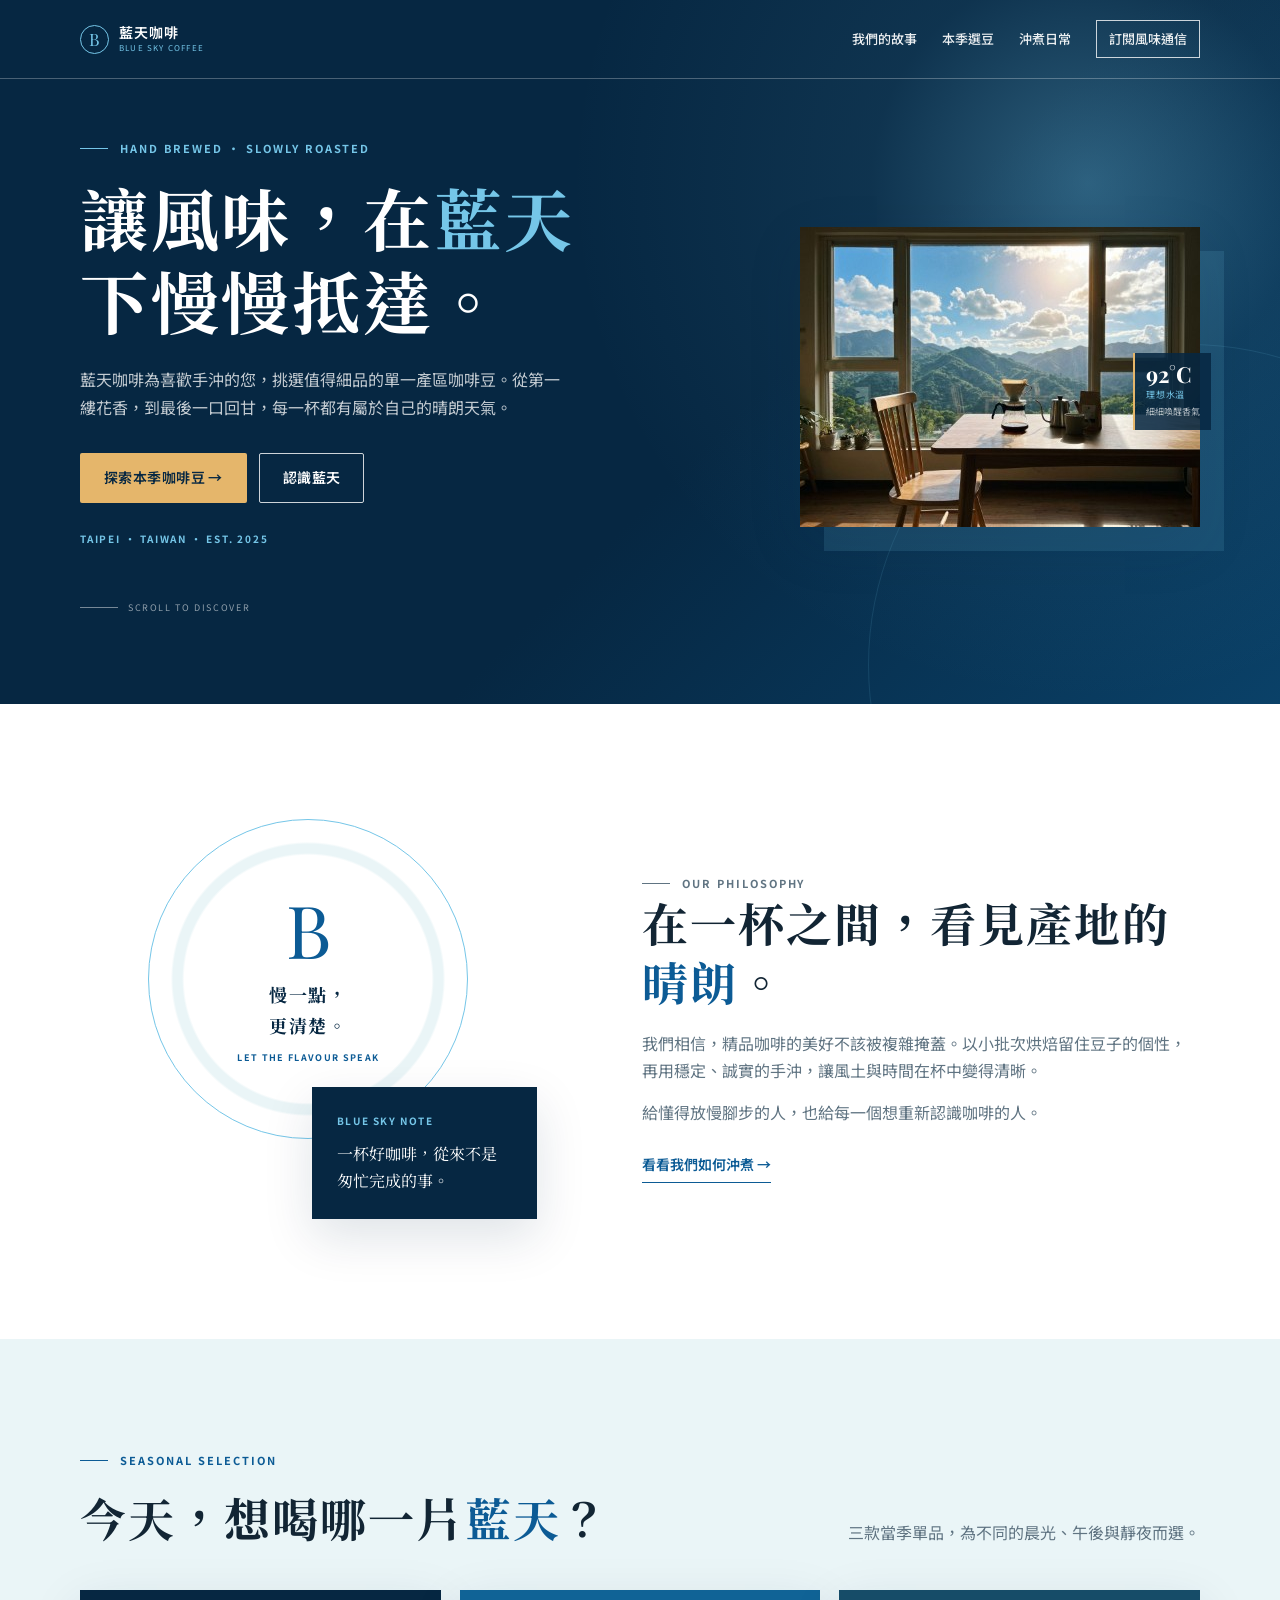
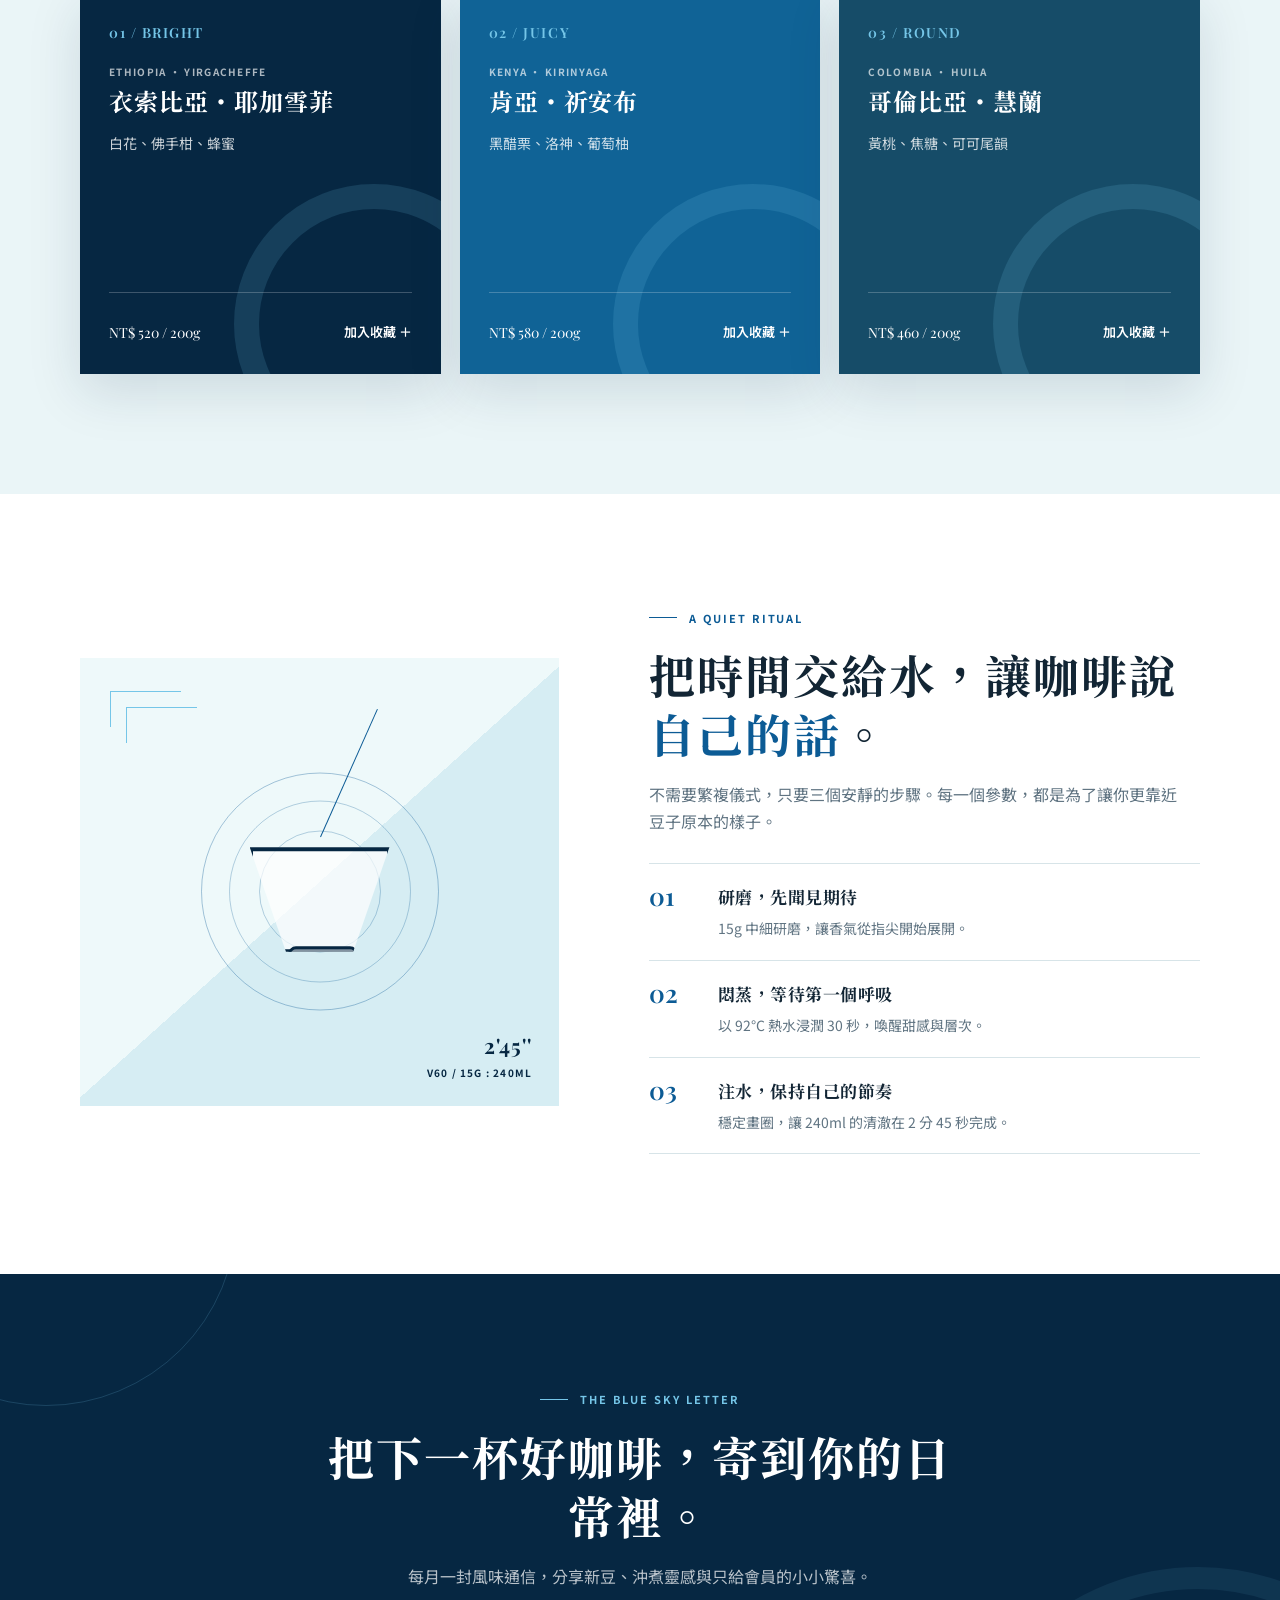
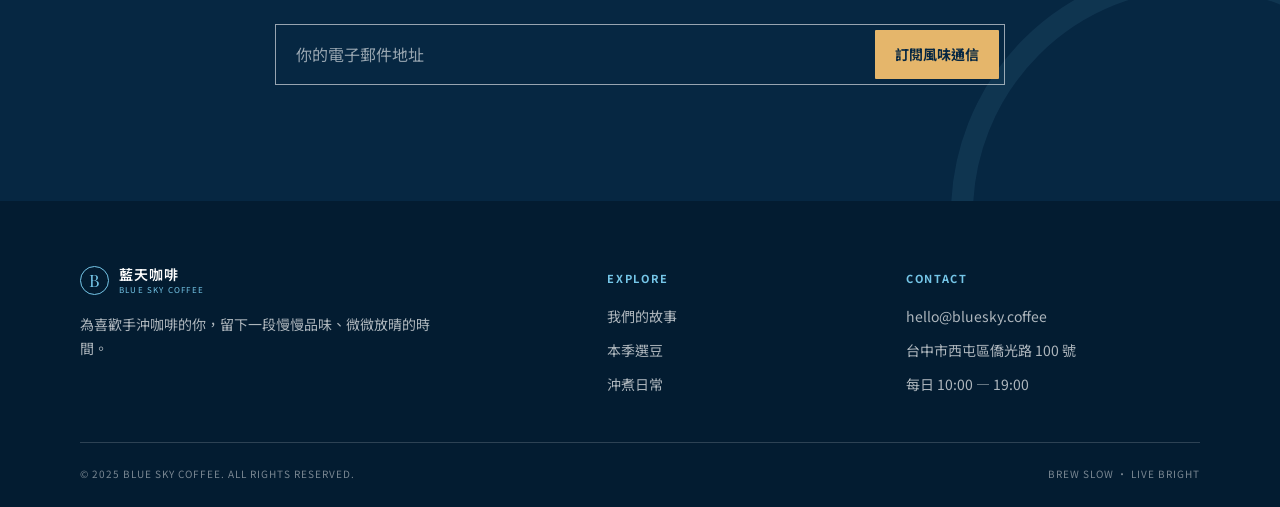
<file: onepage1/index.html>
<!DOCTYPE html>
<html lang="zh-Hant">
<head>
  <meta charset="UTF-8">
  <meta name="viewport" content="width=device-width, initial-scale=1.0">
  <meta name="description" content="藍天咖啡，為手沖咖啡愛好者挑選當季精品咖啡豆，讓每一杯都清澈、明亮、值得細品。">
  <title>藍天咖啡｜讓風味，慢慢抵達</title>
  <link rel="preconnect" href="https://fonts.googleapis.com">
  <link rel="preconnect" href="https://fonts.gstatic.com" crossorigin>
  <link href="https://fonts.googleapis.com/css2?family=Noto+Sans+TC:wght@400;500;600;700&family=Noto+Serif+TC:wght@500;600;700;900&family=Playfair+Display:ital,wght@0,600;0,700;1,600&display=swap" rel="stylesheet">
  <style>
    :root {
      --navy: #062742;
      --blue: #0c5b95;
      --sky: #75c6e8;
      --mist: #eaf5f7;
      --cream: #fbfaf6;
      --ink: #122534;
      --muted: #607482;
      --line: #d7e4e8;
      --sand: #e5b66b;
      --shadow: 0 18px 50px rgba(6, 39, 66, .13);
    }

    * { box-sizing: border-box; }
    html { scroll-behavior: smooth; }
    body {
      margin: 0;
      background: var(--cream);
      color: var(--ink);
      font-family: "Noto Sans TC", sans-serif;
      font-size: 16px;
      line-height: 1.7;
    }
    a { color: inherit; text-decoration: none; }
    button, input { font: inherit; }
    button { cursor: pointer; }
    :focus-visible { outline: 3px solid var(--sky); outline-offset: 4px; }

    .wrap { width: min(1120px, calc(100% - 48px)); margin-inline: auto; }
    .eyebrow {
      display: flex;
      align-items: center;
      gap: 12px;
      margin: 0 0 18px;
      color: var(--blue);
      font-size: 11px;
      font-weight: 700;
      letter-spacing: .18em;
    }
    .eyebrow::before { width: 28px; height: 1px; background: currentColor; content: ""; }
    .section-title {
      margin: 0;
      font-family: "Noto Serif TC", serif;
      font-size: clamp(30px, 4vw, 46px);
      font-weight: 700;
      letter-spacing: .045em;
      line-height: 1.28;
    }
    .accent { color: var(--blue); }
    .section-copy { margin: 18px 0 0; color: var(--muted); }
    .button, .text-link {
      display: inline-flex;
      align-items: center;
      justify-content: center;
      min-height: 50px;
      padding: 11px 23px;
      border: 1px solid transparent;
      border-radius: 2px;
      font-size: 14px;
      font-weight: 600;
      letter-spacing: .03em;
      transition: background-color .25s ease, color .25s ease, border-color .25s ease, transform .25s ease;
    }
    .button:hover, .text-link:hover { transform: translateY(-2px); }
    .button-primary { background: var(--sand); color: var(--navy); }
    .button-primary:hover { background: #f0ca84; }
    .button-outline { border-color: rgba(255,255,255,.8); color: #fff; }
    .button-outline:hover { background: #fff; color: var(--navy); }

    .site-header {
      position: absolute;
      z-index: 10;
      top: 0;
      left: 0;
      width: 100%;
      border-bottom: 1px solid rgba(255,255,255,.27);
    }
    .navbar {
      display: flex;
      align-items: center;
      justify-content: space-between;
      min-height: 78px;
      gap: 24px;
    }
    .brand { display: inline-flex; align-items: center; gap: 10px; color: #fff; }
    .brand-mark {
      display: grid;
      width: 29px;
      height: 29px;
      place-items: center;
      border: 1px solid var(--sky);
      border-radius: 50%;
      color: var(--sky);
      font-family: "Playfair Display", serif;
      font-size: 17px;
      line-height: 1;
    }
    .brand-copy { display: grid; line-height: 1.1; }
    .brand-copy strong { font-size: 14px; font-weight: 600; letter-spacing: .08em; }
    .brand-copy small { margin-top: 4px; color: var(--sky); font-size: 8px; letter-spacing: .15em; }
    .nav-links { display: flex; align-items: center; gap: 25px; }
    .nav-links a { position: relative; color: rgba(255,255,255,.92); font-size: 13px; font-weight: 500; white-space: nowrap; }
    .nav-links a:not(.nav-cta)::after {
      position: absolute;
      right: 0;
      bottom: -7px;
      width: 0;
      height: 1px;
      background: var(--sky);
      content: "";
      transition: width .25s ease;
    }
    .nav-links a:not(.nav-cta):hover::after { right: auto; left: 0; width: 100%; }
    .nav-links .nav-cta { padding: 7px 12px; border: 1px solid rgba(255,255,255,.78); }
    .nav-links .nav-cta:hover { background: #fff; color: var(--navy); }
    .menu-toggle { display: none; padding: 4px; border: 0; background: transparent; color: #fff; font-size: 24px; line-height: 1; }

    .hero {
      position: relative;
      display: flex;
      min-height: 704px;
      overflow: hidden;
      align-items: stretch;
      background:
        radial-gradient(circle at 85% 26%, rgba(117,198,232,.35) 0, rgba(117,198,232,.08) 18%, transparent 43%),
        linear-gradient(135deg, #062742 0%, #062742 58%, #0a4168 100%);
      color: #fff;
    }
    .hero::after {
      position: absolute;
      z-index: 0;
      right: -18vw;
      bottom: -22vw;
      width: 50vw;
      height: 50vw;
      border: 1px solid rgba(117,198,232,.13);
      border-radius: 50%;
      content: "";
    }
    .hero-grid {
      position: relative;
      z-index: 1;
      display: grid;
      grid-template-columns: 1.02fr .98fr;
      gap: 45px;
      align-items: center;
      padding-top: 122px;
      padding-bottom: 72px;
    }
    .hero-content { max-width: 560px; }
    .hero .eyebrow { color: var(--sky); }
    .hero-title {
      max-width: 540px;
      margin: 0;
      font-family: "Noto Serif TC", serif;
      font-size: clamp(42px, 5.5vw, 68px);
      font-weight: 700;
      letter-spacing: .04em;
      line-height: 1.22;
    }
    .hero-title .sky-word { color: var(--sky); }
    .hero-lede { max-width: 490px; margin: 25px 0 0; color: rgba(255,255,255,.76); }
    .hero-actions { display: flex; flex-wrap: wrap; gap: 12px; margin-top: 32px; }
    .hero-meta { margin: 27px 0 0; color: var(--sky); font-size: 10px; font-weight: 700; letter-spacing: .18em; }
    .scroll-note { display: flex; align-items: center; gap: 10px; margin: 53px 0 0; color: rgba(255,255,255,.55); font-size: 9px; letter-spacing: .18em; }
    .scroll-note::before { width: 38px; height: 1px; background: rgba(255,255,255,.45); content: ""; }

    .hero-art {
      position: relative;
      width: min(100%, 400px);
      height: 300px;
      min-height: 0;
      margin-left: auto;
      overflow: visible;
      aspect-ratio: auto;
      border: 0;
      background: transparent;
      box-shadow: none;
    }
    .hero-photo { width: 400px; height: 300px; object-fit: cover; box-shadow: 24px 24px 0 rgba(117,198,232,.13), var(--shadow); }
    .window-frame { position: absolute; inset: 0; border: 12px solid #e8d4ae; box-shadow: inset 0 0 0 2px rgba(6,39,66,.18); }
    .window-frame::before, .window-frame::after { position: absolute; background: rgba(6,39,66,.25); content: ""; }
    .window-frame::before { top: 0; bottom: 0; left: 49%; width: 4px; }
    .window-frame::after { top: 46%; right: 0; left: 0; height: 4px; }
    .sun { position: absolute; top: 16%; right: 17%; width: 77px; height: 77px; border-radius: 50%; background: #fff2be; box-shadow: 0 0 45px 22px rgba(255,228,150,.42); }
    .mountain { position: absolute; bottom: 28%; width: 75%; height: 36%; clip-path: polygon(0 100%, 35% 15%, 48% 50%, 63% 0, 100% 100%); background: #497b83; opacity: .9; }
    .mountain.one { left: -12%; }
    .mountain.two { right: -27%; bottom: 27%; background: #30616b; transform: scaleX(-1); opacity: .75; }
    .tabletop { position: absolute; right: -8%; bottom: -7%; left: -8%; height: 33%; background: linear-gradient(#643e2e 0%, #3d251e 100%); transform: perspective(200px) rotateX(10deg); }
    .chair { position: absolute; right: 7%; bottom: 18%; width: 100px; height: 112px; border: 12px solid #543126; border-bottom: 0; border-radius: 48px 48px 0 0; opacity: .8; }
    .chair::after { position: absolute; bottom: -75px; left: 14px; width: 8px; height: 75px; background: #543126; box-shadow: 53px 0 #543126; content: ""; }
    .coffee-vessel { position: absolute; bottom: 14%; left: 28%; width: 112px; height: 105px; }
    .coffee-vessel .dripper { position: absolute; top: 0; left: 29px; width: 53px; height: 45px; border: 3px solid #d8e7e1; border-radius: 5px 5px 22px 22px; background: linear-gradient(135deg, rgba(222,246,240,.75), rgba(124,180,181,.2)); clip-path: polygon(0 0, 100% 0, 78% 100%, 22% 100%); }
    .coffee-vessel .carafe { position: absolute; bottom: 0; left: 17px; width: 78px; height: 68px; border: 3px solid #d8e7e1; border-radius: 10px 10px 23px 23px; background: linear-gradient(to top, rgba(56,29,19,.82) 0 38%, rgba(190,228,227,.24) 39%); }
    .coffee-vessel .carafe::before { position: absolute; top: -20px; left: 24px; width: 26px; height: 22px; border: 3px solid #d8e7e1; border-bottom: 0; border-radius: 50% 50% 0 0; content: ""; }
    .steam { position: absolute; bottom: 59%; left: 49%; width: 23px; height: 58px; border-left: 2px solid rgba(255,255,255,.63); border-radius: 50%; transform: rotate(16deg); }
    .steam::after { position: absolute; top: -5px; left: 14px; width: 18px; height: 48px; border-right: 2px solid rgba(255,255,255,.44); border-radius: 50%; content: ""; }
    .art-label { position: absolute; z-index: 3; right: -11px; top: 42%; display: grid; gap: 2px; padding: 10px 11px; border-left: 2px solid var(--sand); background: rgba(6,39,66,.86); color: #fff; }
    .art-label strong { font-family: "Playfair Display", serif; font-size: 22px; line-height: 1; }
    .art-label span { color: var(--sky); font-size: 9px; letter-spacing: .09em; }
    .art-label small { color: rgba(255,255,255,.72); font-size: 9px; }

    .story { padding: 115px 0 120px; background: #fff; }
    .story-grid { display: grid; grid-template-columns: .9fr 1.1fr; gap: clamp(45px, 9vw, 105px); align-items: center; }
    .story-visual { position: relative; min-height: 400px; }
    .story-seal {
      display: grid;
      width: 320px;
      height: 320px;
      place-content: center;
      margin: 0 auto;
      border: 1px solid var(--sky);
      border-radius: 50%;
      background: radial-gradient(circle, #fff 0 55%, #eaf5f7 56% 60%, #fff 61%);
      color: var(--navy);
      text-align: center;
    }
    .story-seal::before { display: block; margin-bottom: 14px; color: var(--blue); content: "B"; font-family: "Playfair Display", serif; font-size: 73px; line-height: 1; }
    .story-seal strong { font-family: "Noto Serif TC", serif; font-size: 18px; letter-spacing: .09em; }
    .story-seal span { margin-top: 10px; color: var(--blue); font-size: 9px; font-weight: 700; letter-spacing: .15em; }
    .note-card { position: absolute; right: 0; bottom: 0; width: min(225px, 57%); padding: 25px; background: var(--navy); color: #fff; box-shadow: var(--shadow); }
    .note-card p:first-child { margin: 0; color: var(--sky); font-size: 10px; font-weight: 700; letter-spacing: .16em; }
    .note-card p:last-child { margin: 12px 0 0; font-family: "Noto Serif TC", serif; font-size: 16px; line-height: 1.65; }
    .story-content p { margin: 19px 0 0; color: var(--muted); }
    .story-content p + p { margin-top: 15px; }
    .underlined-link { display: inline-flex; margin-top: 27px; padding-bottom: 5px; border-bottom: 1px solid var(--blue); color: var(--blue); font-size: 14px; font-weight: 600; transition: gap .2s ease; }
    .underlined-link:hover { gap: 8px; }

    .coffee { padding: 112px 0 120px; background: var(--mist); }
    .coffee-heading { display: flex; align-items: end; justify-content: space-between; gap: 32px; margin-bottom: 43px; }
    .coffee-heading .section-copy { max-width: 365px; }
    .coffee-grid { display: grid; grid-template-columns: repeat(3, 1fr); gap: 19px; }
    .coffee-card {
      position: relative;
      display: flex;
      min-height: 384px;
      overflow: hidden;
      flex-direction: column;
      padding: 31px 29px 25px;
      background: var(--navy);
      color: #fff;
      box-shadow: var(--shadow);
    }
    .coffee-card:nth-child(2) { background: #106396; }
    .coffee-card:nth-child(3) { background: #164c68; }
    .coffee-card::after { position: absolute; right: -73px; bottom: -90px; width: 230px; height: 230px; border: 25px solid rgba(117,198,232,.15); border-radius: 50%; content: ""; }
    .coffee-card > * { position: relative; z-index: 1; }
    .bean-no { margin: 0; color: var(--sky); font-family: "Playfair Display", serif; font-size: 14px; font-weight: 600; letter-spacing: .11em; }
    .origin { margin: 19px 0 5px; color: rgba(255,255,255,.67); font-size: 10px; font-weight: 700; letter-spacing: .13em; }
    .bean-name { margin: 0; font-family: "Noto Serif TC", serif; font-size: 24px; font-weight: 700; letter-spacing: .04em; line-height: 1.35; }
    .flavour { margin: 14px 0 0; color: rgba(255,255,255,.79); font-size: 14px; }
    .coffee-bottom { display: flex; align-items: center; justify-content: space-between; gap: 13px; margin-top: auto; padding-top: 23px; border-top: 1px solid rgba(255,255,255,.22); }
    .price { font-family: "Playfair Display", serif; font-size: 14px; white-space: nowrap; }
    .save-button { padding: 5px 0; border: 0; background: transparent; color: #fff; font-size: 13px; font-weight: 600; white-space: nowrap; transition: color .2s ease; }
    .save-button:hover { color: var(--sand); }

    .brew { padding: 115px 0 120px; background: #fff; }
    .brew-grid { display: grid; grid-template-columns: .93fr 1.07fr; gap: clamp(44px, 7vw, 90px); align-items: center; }
    .brew-art { position: relative; min-height: 448px; overflow: hidden; background: linear-gradient(138deg, #eef9fa 0 50%, #d6edf3 50% 100%); }
    .brew-art::before { position: absolute; top: 33px; left: 30px; width: 70px; height: 35px; border-top: 1px solid var(--sky); border-left: 1px solid var(--sky); content: ""; }
    .brew-art::after { position: absolute; top: 49px; left: 46px; width: 70px; height: 35px; border-top: 1px solid var(--sky); border-left: 1px solid var(--sky); content: ""; }
    .pour-rings { position: absolute; top: 50%; left: 50%; width: 238px; height: 238px; border: 1px solid rgba(12,91,149,.35); border-radius: 50%; transform: translate(-50%,-46%); }
    .pour-rings::before, .pour-rings::after { position: absolute; border: 1px solid rgba(12,91,149,.28); border-radius: 50%; content: ""; }
    .pour-rings::before { inset: 27px; }
    .pour-rings::after { inset: 57px; }
    .pour-line { position: absolute; top: 39px; left: 50%; width: 1px; height: 140px; background: var(--blue); transform: rotate(24deg); transform-origin: bottom; }
    .v60 { position: absolute; top: 50%; left: 50%; width: 140px; height: 105px; border: 3px solid var(--navy); border-top-width: 4px; background: rgba(255,255,255,.7); clip-path: polygon(0 0, 100% 0, 74% 100%, 26% 100%); transform: translate(-50%,-33%); }
    .v60::after { position: absolute; bottom: -61px; left: 35px; width: 64px; height: 58px; border: 3px solid var(--navy); border-radius: 8px 8px 19px 19px; background: linear-gradient(to top, #6c3924 0 31%, rgba(255,255,255,.5) 32%); content: ""; }
    .brew-caption { position: absolute; right: 27px; bottom: 25px; display: grid; color: var(--navy); text-align: right; }
    .brew-caption strong { font-family: "Playfair Display", serif; font-size: 21px; letter-spacing: .05em; }
    .brew-caption span { font-size: 10px; font-weight: 700; letter-spacing: .12em; }
    .brew-content .section-copy { max-width: 530px; }
    .brew-steps { margin-top: 28px; border-top: 1px solid var(--line); }
    .brew-step { display: grid; grid-template-columns: 55px 1fr; gap: 14px; padding: 19px 0; border-bottom: 1px solid var(--line); }
    .step-no { color: var(--blue); font-family: "Playfair Display", serif; font-size: 25px; font-weight: 600; line-height: 1; }
    .brew-step h3 { margin: 0; font-family: "Noto Serif TC", serif; font-size: 17px; letter-spacing: .03em; }
    .brew-step p { margin: 5px 0 0; color: var(--muted); font-size: 14px; }

    .visit { position: relative; overflow: hidden; padding: 116px 0; background: var(--navy); color: #fff; text-align: center; }
    .visit::before, .visit::after { position: absolute; width: 380px; height: 380px; border: 1px solid rgba(117,198,232,.19); border-radius: 50%; content: ""; }
    .visit::before { top: -250px; left: -145px; }
    .visit::after { right: -165px; bottom: -260px; width: 450px; height: 450px; border-width: 22px; opacity: .45; }
    .visit .wrap { position: relative; z-index: 1; max-width: 730px; }
    .visit .eyebrow { justify-content: center; color: var(--sky); }
    .visit .section-title { max-width: 670px; margin-inline: auto; }
    .visit .section-copy { max-width: 535px; margin-inline: auto; color: rgba(255,255,255,.72); }
    .subscribe-form { display: flex; margin: 34px auto 0; padding: 5px; border: 1px solid rgba(255,255,255,.58); }
    .subscribe-form input { min-width: 0; flex: 1; padding: 11px 15px; border: 0; outline: 0; background: transparent; color: #fff; }
    .subscribe-form input::placeholder { color: rgba(255,255,255,.58); }
    .subscribe-form button { min-height: 48px; padding: 10px 20px; border: 0; border-radius: 1px; background: var(--sand); color: var(--navy); font-size: 14px; font-weight: 700; transition: background .2s ease; }
    .subscribe-form button:hover { background: #f1ca83; }

    .site-footer { padding: 65px 0 25px; background: #031c31; color: rgba(255,255,255,.68); }
    .footer-grid { display: grid; grid-template-columns: 1.45fr .75fr .9fr; gap: 54px; padding-bottom: 46px; }
    .footer-brand .brand { margin-bottom: 18px; }
    .footer-brand p { max-width: 355px; margin: 0; font-size: 14px; }
    .footer-heading { margin: 3px 0 17px; color: var(--sky); font-size: 11px; font-weight: 700; letter-spacing: .15em; }
    .footer-links, .footer-contact { display: grid; gap: 10px; font-size: 14px; }
    .footer-links a:hover, .footer-contact a:hover { color: #fff; }
    .footer-bottom { display: flex; justify-content: space-between; gap: 18px; padding-top: 22px; border-top: 1px solid rgba(255,255,255,.17); color: rgba(255,255,255,.47); font-size: 10px; letter-spacing: .1em; }

    .toast {
      position: fixed;
      z-index: 20;
      right: 22px;
      bottom: 22px;
      max-width: min(360px, calc(100% - 44px));
      padding: 13px 18px;
      border-left: 3px solid var(--sand);
      background: var(--navy);
      box-shadow: var(--shadow);
      color: #fff;
      font-size: 14px;
      opacity: 0;
      pointer-events: none;
      transform: translateY(12px);
      transition: opacity .22s ease, transform .22s ease;
    }
    .toast.show { opacity: 1; transform: translateY(0); }
    .reveal { opacity: 0; transform: translateY(18px); transition: opacity .65s ease, transform .65s ease; }
    .reveal.visible { opacity: 1; transform: translateY(0); }

    @media (max-width: 820px) {
      .navbar { position: relative; }
      .menu-toggle { display: block; }
      .nav-links {
        position: absolute;
        top: 100%;
        right: -24px;
        left: -24px;
        display: grid;
        max-height: 0;
        overflow: hidden;
        gap: 0;
        background: #05233c;
        transition: max-height .32s ease;
      }
      .nav-links.open { max-height: 300px; }
      .nav-links a { padding: 12px 24px; border-top: 1px solid rgba(255,255,255,.1); }
      .nav-links .nav-cta { margin: 8px 24px 16px; padding: 9px 12px; text-align: center; }
      .hero { min-height: 710px; }
      .hero-grid { grid-template-columns: 1fr; gap: 17px; padding-top: 112px; }
      .hero-content { max-width: 640px; }
      .scroll-note { margin-top: 29px; }
      .hero-art { width: min(100%, 330px); height: 248px; min-height: 0; max-height: none; margin: 0; }
      .hero-photo { width: 330px; height: 248px; }
      .coffee-grid { grid-template-columns: repeat(2, 1fr); }
      .coffee-card:nth-child(3) { grid-column: span 2; }
      .story-grid, .brew-grid { grid-template-columns: 1fr; }
      .story-visual { max-width: 520px; width: 100%; margin: auto; }
      .brew-art { max-width: 540px; width: 100%; margin: auto; }
      .footer-grid { grid-template-columns: 1fr 1fr; }
      .footer-brand { grid-column: 1 / -1; }
    }

    @media (max-width: 560px) {
      .wrap { width: calc(100% - 34px); }
      .navbar { min-height: 70px; }
      .brand-copy strong { font-size: 13px; }
      .hero { min-height: 680px; }
      .hero-grid { padding-top: 98px; padding-bottom: 34px; }
      .hero-title { font-size: 40px; }
      .hero-lede { margin-top: 16px; font-size: 14px; line-height: 1.7; }
      .hero-actions { margin-top: 23px; }
      .hero-actions .button { flex: 1; padding-inline: 13px; }
      .hero-meta { margin-top: 18px; }
      .hero-art { width: 260px; height: 195px; min-height: 0; max-height: none; }
      .hero-photo { width: 260px; height: 195px; }
      .art-label { display: none; }
      .sun { width: 49px; height: 49px; }
      .coffee-vessel { bottom: 9%; left: 25%; transform: scale(.72); transform-origin: bottom left; }
      .chair { transform: scale(.72); transform-origin: bottom right; }
      .story, .coffee, .brew, .visit { padding: 76px 0; }
      .story-seal { width: 245px; height: 245px; }
      .story-seal::before { margin-bottom: 8px; font-size: 54px; }
      .story-seal strong { font-size: 15px; }
      .story-visual { min-height: 315px; }
      .note-card { width: 185px; padding: 18px; }
      .note-card p:last-child { font-size: 14px; }
      .coffee-heading { display: block; margin-bottom: 30px; }
      .coffee-heading .section-copy { margin-top: 14px; }
      .coffee-grid { grid-template-columns: 1fr; }
      .coffee-card, .coffee-card:nth-child(3) { min-height: 330px; grid-column: auto; }
      .brew-art { min-height: 310px; }
      .pour-rings { width: 185px; height: 185px; }
      .v60 { transform: translate(-50%,-28%) scale(.82); }
      .subscribe-form { display: grid; gap: 6px; padding: 5px; }
      .subscribe-form input, .subscribe-form button { width: 100%; }
      .footer-grid { grid-template-columns: 1fr; gap: 32px; }
      .footer-brand { grid-column: auto; }
      .footer-bottom { display: grid; gap: 9px; }
    }

    @media (prefers-reduced-motion: reduce) {
      html { scroll-behavior: auto; }
      *, *::before, *::after { transition-duration: .01ms !important; animation-duration: .01ms !important; animation-iteration-count: 1 !important; }
      .reveal { opacity: 1; transform: none; }
    }
  </style>
</head>
<body>
  <header class="site-header" id="top">
    <nav class="wrap navbar" aria-label="主要導覽">
      <a class="brand" href="#top" aria-label="回到藍天咖啡首頁">
        <span class="brand-mark" aria-hidden="true">B</span>
        <span class="brand-copy"><strong>藍天咖啡</strong><small>BLUE SKY COFFEE</small></span>
      </a>
      <button class="menu-toggle" type="button" aria-controls="navLinks" aria-expanded="false" aria-label="開啟導覽選單">☰</button>
      <div class="nav-links" id="navLinks">
        <a href="#story">我們的故事</a>
        <a href="#coffee">本季選豆</a>
        <a href="#brew">沖煮日常</a>
        <a class="nav-cta" href="#visit">訂閱風味通信</a>
      </div>
    </nav>
  </header>

  <main>
    <section class="hero" aria-labelledby="heroTitle">
      <div class="wrap hero-grid">
        <div class="hero-content">
          <p class="eyebrow">HAND BREWED · SLOWLY ROASTED</p>
          <h1 class="hero-title" id="heroTitle">讓風味，在<span class="sky-word">藍天</span>下慢慢抵達。</h1>
          <p class="hero-lede">藍天咖啡為喜歡手沖的您，挑選值得細品的單一產區咖啡豆。從第一縷花香，到最後一口回甘，每一杯都有屬於自己的晴朗天氣。</p>
          <div class="hero-actions">
            <a class="button button-primary" href="#coffee">探索本季咖啡豆 →</a>
            <a class="button button-outline" href="#story">認識藍天</a>
          </div>
          <p class="hero-meta">TAIPEI · TAIWAN · EST. 2025</p>
          <p class="scroll-note">SCROLL TO DISCOVER</p>
        </div>

        <div class="hero-art" aria-hidden="true">
          <img class="hero-photo" src="images/hero.jpg" width="400" height="300" alt="">
          <span class="art-label"><strong>92°C</strong><span>理想水溫</span><small>細細喚醒香氣</small></span>
        </div>
      </div>
    </section>

    <section class="story" id="story" aria-labelledby="storyTitle">
      <div class="wrap story-grid">
        <div class="story-visual reveal" aria-hidden="true">
          <div class="story-seal"><strong>慢一點，<br>更清楚。</strong><span>LET THE FLAVOUR SPEAK</span></div>
          <div class="note-card"><p>BLUE SKY NOTE</p><p>一杯好咖啡，從來不是匆忙完成的事。</p></div>
        </div>
        <div class="story-content reveal">
          <p class="eyebrow">OUR PHILOSOPHY</p>
          <h2 class="section-title" id="storyTitle">在一杯之間，看見產地的<span class="accent">晴朗</span>。</h2>
          <p>我們相信，精品咖啡的美好不該被複雜掩蓋。以小批次烘焙留住豆子的個性，再用穩定、誠實的手沖，讓風土與時間在杯中變得清晰。</p>
          <p>給懂得放慢腳步的人，也給每一個想重新認識咖啡的人。</p>
          <a class="underlined-link" href="#brew">看看我們如何沖煮 →</a>
        </div>
      </div>
    </section>

    <section class="coffee" id="coffee" aria-labelledby="coffeeTitle">
      <div class="wrap">
        <div class="coffee-heading reveal">
          <div>
            <p class="eyebrow">SEASONAL SELECTION</p>
            <h2 class="section-title" id="coffeeTitle">今天，想喝哪一片<span class="accent">藍天</span>？</h2>
          </div>
          <p class="section-copy">三款當季單品，為不同的晨光、午後與靜夜而選。</p>
        </div>
        <div class="coffee-grid">
          <article class="coffee-card reveal">
            <p class="bean-no">01 / BRIGHT</p>
            <p class="origin">ETHIOPIA · YIRGACHEFFE</p>
            <h3 class="bean-name">衣索比亞・耶加雪菲</h3>
            <p class="flavour">白花、佛手柑、蜂蜜</p>
            <div class="coffee-bottom"><span class="price">NT$ 520 / 200g</span><button class="save-button" type="button" data-coffee="衣索比亞・耶加雪菲">加入收藏 ＋</button></div>
          </article>
          <article class="coffee-card reveal">
            <p class="bean-no">02 / JUICY</p>
            <p class="origin">KENYA · KIRINYAGA</p>
            <h3 class="bean-name">肯亞・祈安布</h3>
            <p class="flavour">黑醋栗、洛神、葡萄柚</p>
            <div class="coffee-bottom"><span class="price">NT$ 580 / 200g</span><button class="save-button" type="button" data-coffee="肯亞・祈安布">加入收藏 ＋</button></div>
          </article>
          <article class="coffee-card reveal">
            <p class="bean-no">03 / ROUND</p>
            <p class="origin">COLOMBIA · HUILA</p>
            <h3 class="bean-name">哥倫比亞・慧蘭</h3>
            <p class="flavour">黃桃、焦糖、可可尾韻</p>
            <div class="coffee-bottom"><span class="price">NT$ 460 / 200g</span><button class="save-button" type="button" data-coffee="哥倫比亞・慧蘭">加入收藏 ＋</button></div>
          </article>
        </div>
      </div>
    </section>

    <section class="brew" id="brew" aria-labelledby="brewTitle">
      <div class="wrap brew-grid">
        <div class="brew-art reveal" aria-hidden="true">
          <span class="pour-rings"></span><span class="pour-line"></span><span class="v60"></span>
          <span class="brew-caption"><strong>2'45''</strong><span>V60 / 15G : 240ML</span></span>
        </div>
        <div class="brew-content reveal">
          <p class="eyebrow">A QUIET RITUAL</p>
          <h2 class="section-title" id="brewTitle">把時間交給水，讓咖啡說<span class="accent">自己的話</span>。</h2>
          <p class="section-copy">不需要繁複儀式，只要三個安靜的步驟。每一個參數，都是為了讓你更靠近豆子原本的樣子。</p>
          <div class="brew-steps">
            <div class="brew-step"><span class="step-no">01</span><div><h3>研磨，先聞見期待</h3><p>15g 中細研磨，讓香氣從指尖開始展開。</p></div></div>
            <div class="brew-step"><span class="step-no">02</span><div><h3>悶蒸，等待第一個呼吸</h3><p>以 92°C 熱水浸潤 30 秒，喚醒甜感與層次。</p></div></div>
            <div class="brew-step"><span class="step-no">03</span><div><h3>注水，保持自己的節奏</h3><p>穩定畫圈，讓 240ml 的清澈在 2 分 45 秒完成。</p></div></div>
          </div>
        </div>
      </div>
    </section>

    <section class="visit" id="visit" aria-labelledby="visitTitle">
      <div class="wrap reveal">
        <p class="eyebrow">THE BLUE SKY LETTER</p>
        <h2 class="section-title" id="visitTitle">把下一杯好咖啡，寄到你的日常裡。</h2>
        <p class="section-copy">每月一封風味通信，分享新豆、沖煮靈感與只給會員的小小驚喜。</p>
        <form class="subscribe-form" id="subscribeForm">
          <input type="email" aria-label="電子郵件地址" placeholder="你的電子郵件地址" required>
          <button type="submit">訂閱風味通信</button>
        </form>
      </div>
    </section>
  </main>

  <footer class="site-footer">
    <div class="wrap footer-grid">
      <div class="footer-brand">
        <a class="brand" href="#top" aria-label="回到藍天咖啡首頁"><span class="brand-mark" aria-hidden="true">B</span><span class="brand-copy"><strong>藍天咖啡</strong><small>BLUE SKY COFFEE</small></span></a>
        <p>為喜歡手沖咖啡的你，留下一段慢慢品味、微微放晴的時間。</p>
      </div>
      <div>
        <p class="footer-heading">EXPLORE</p>
        <div class="footer-links"><a href="#story">我們的故事</a><a href="#coffee">本季選豆</a><a href="#brew">沖煮日常</a></div>
      </div>
      <div>
        <p class="footer-heading">CONTACT</p>
        <div class="footer-contact"><a href="mailto:hello@bluesky.coffee">hello@bluesky.coffee</a><span>台中市西屯區僑光路 100 號</span><span>每日 10:00 — 19:00</span></div>
      </div>
    </div>
    <div class="wrap footer-bottom"><span>© 2025 BLUE SKY COFFEE. ALL RIGHTS RESERVED.</span><span>BREW SLOW · LIVE BRIGHT</span></div>
  </footer>

  <div class="toast" id="toast" role="status" aria-live="polite"></div>

  <script>
    const menuToggle = document.querySelector('.menu-toggle');
    const navLinks = document.querySelector('.nav-links');
    const toast = document.querySelector('#toast');
    let toastTimer;

    function closeMenu() {
      navLinks.classList.remove('open');
      menuToggle.setAttribute('aria-expanded', 'false');
      menuToggle.setAttribute('aria-label', '開啟導覽選單');
      menuToggle.textContent = '☰';
    }

    menuToggle.addEventListener('click', () => {
      const isOpen = navLinks.classList.toggle('open');
      menuToggle.setAttribute('aria-expanded', String(isOpen));
      menuToggle.setAttribute('aria-label', isOpen ? '關閉導覽選單' : '開啟導覽選單');
      menuToggle.textContent = isOpen ? '×' : '☰';
    });

    navLinks.querySelectorAll('a').forEach(link => link.addEventListener('click', closeMenu));

    function showToast(message) {
      window.clearTimeout(toastTimer);
      toast.textContent = message;
      toast.classList.add('show');
      toastTimer = window.setTimeout(() => toast.classList.remove('show'), 2600);
    }

    document.querySelectorAll('[data-coffee]').forEach(button => {
      button.addEventListener('click', () => showToast(`已將「${button.dataset.coffee}」加入你的收藏。`));
    });

    document.querySelector('#subscribeForm').addEventListener('submit', event => {
      event.preventDefault();
      const form = event.currentTarget;
      if (!form.checkValidity()) return;
      form.reset();
      showToast('謝謝訂閱，下一封晴朗的風味通信即將寄出。');
    });

    const reduceMotion = window.matchMedia('(prefers-reduced-motion: reduce)').matches;
    const revealItems = document.querySelectorAll('.reveal');
    if (reduceMotion || !('IntersectionObserver' in window)) {
      revealItems.forEach(item => item.classList.add('visible'));
    } else {
      const observer = new IntersectionObserver(entries => {
        entries.forEach(entry => {
          if (entry.isIntersecting) {
            entry.target.classList.add('visible');
            observer.unobserve(entry.target);
          }
        });
      }, { threshold: .12 });
      revealItems.forEach(item => observer.observe(item));
    }
  </script>
</body>
</html>
</file>
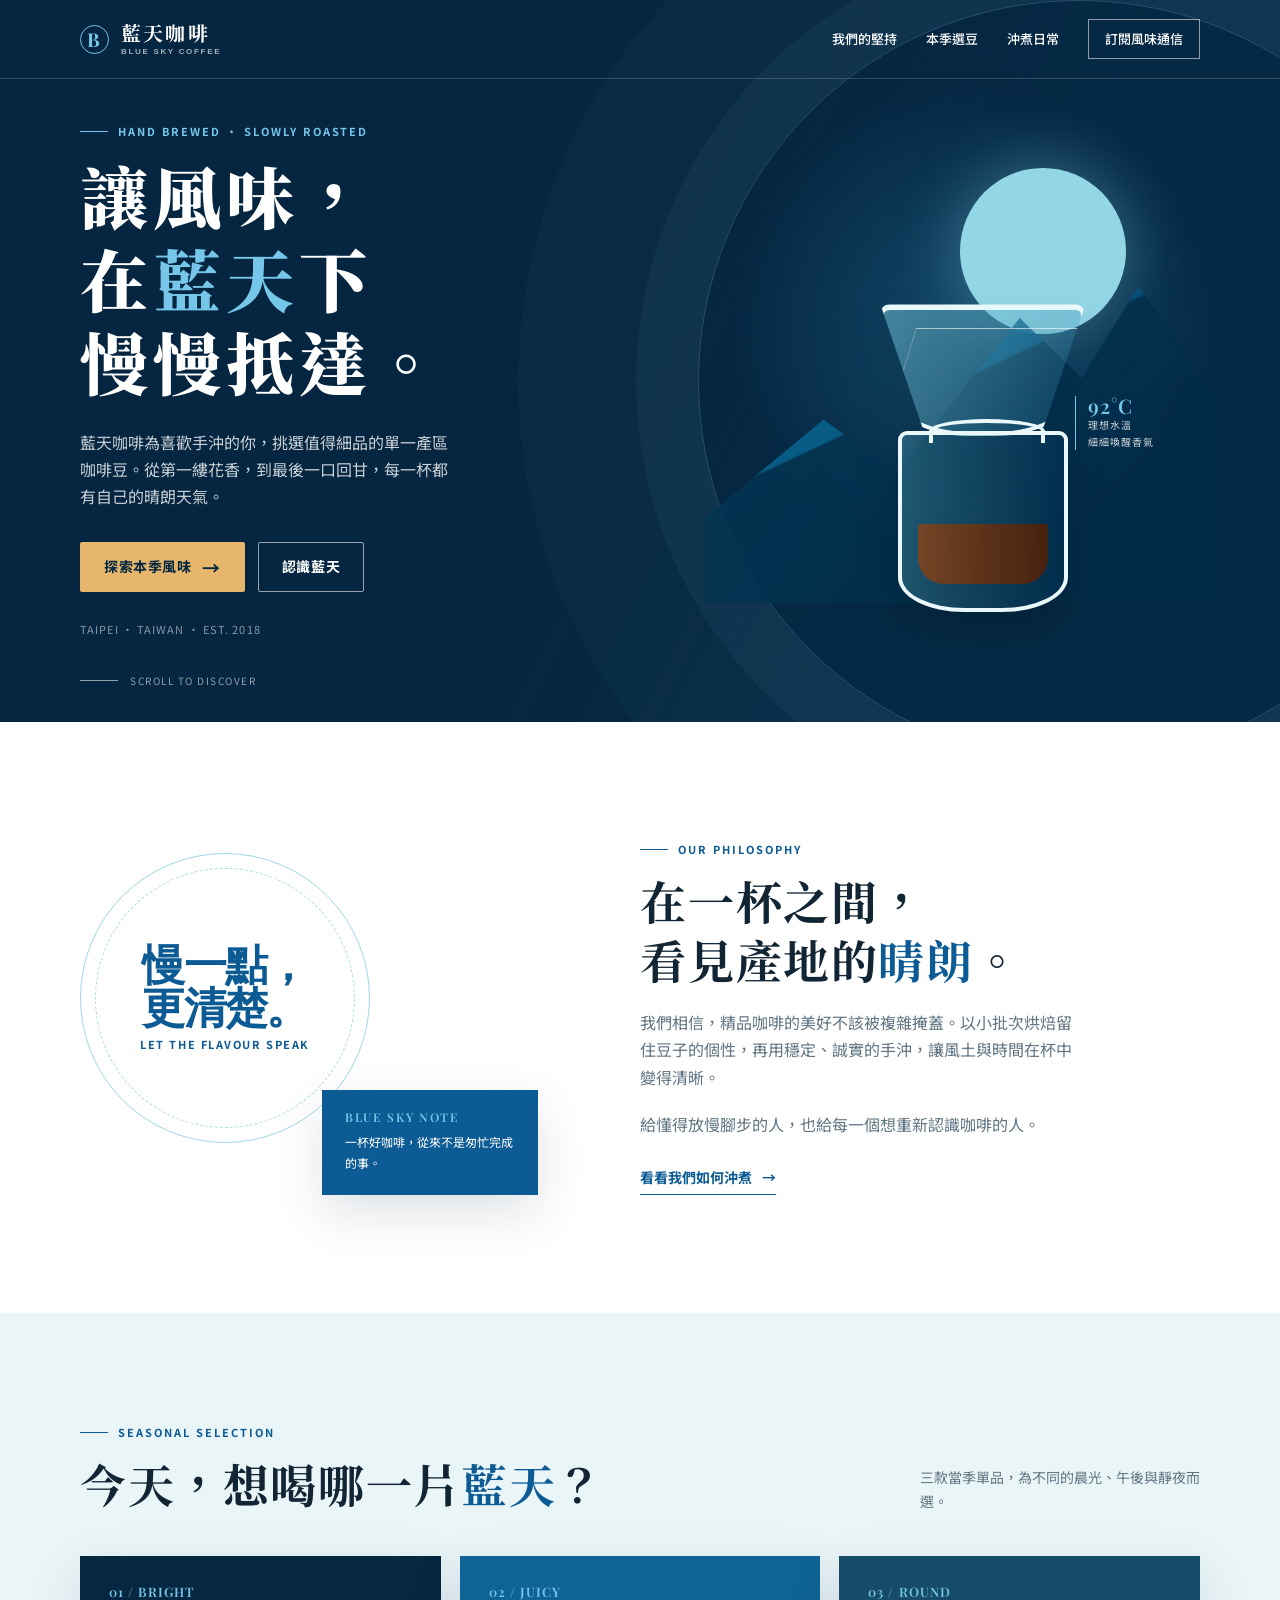
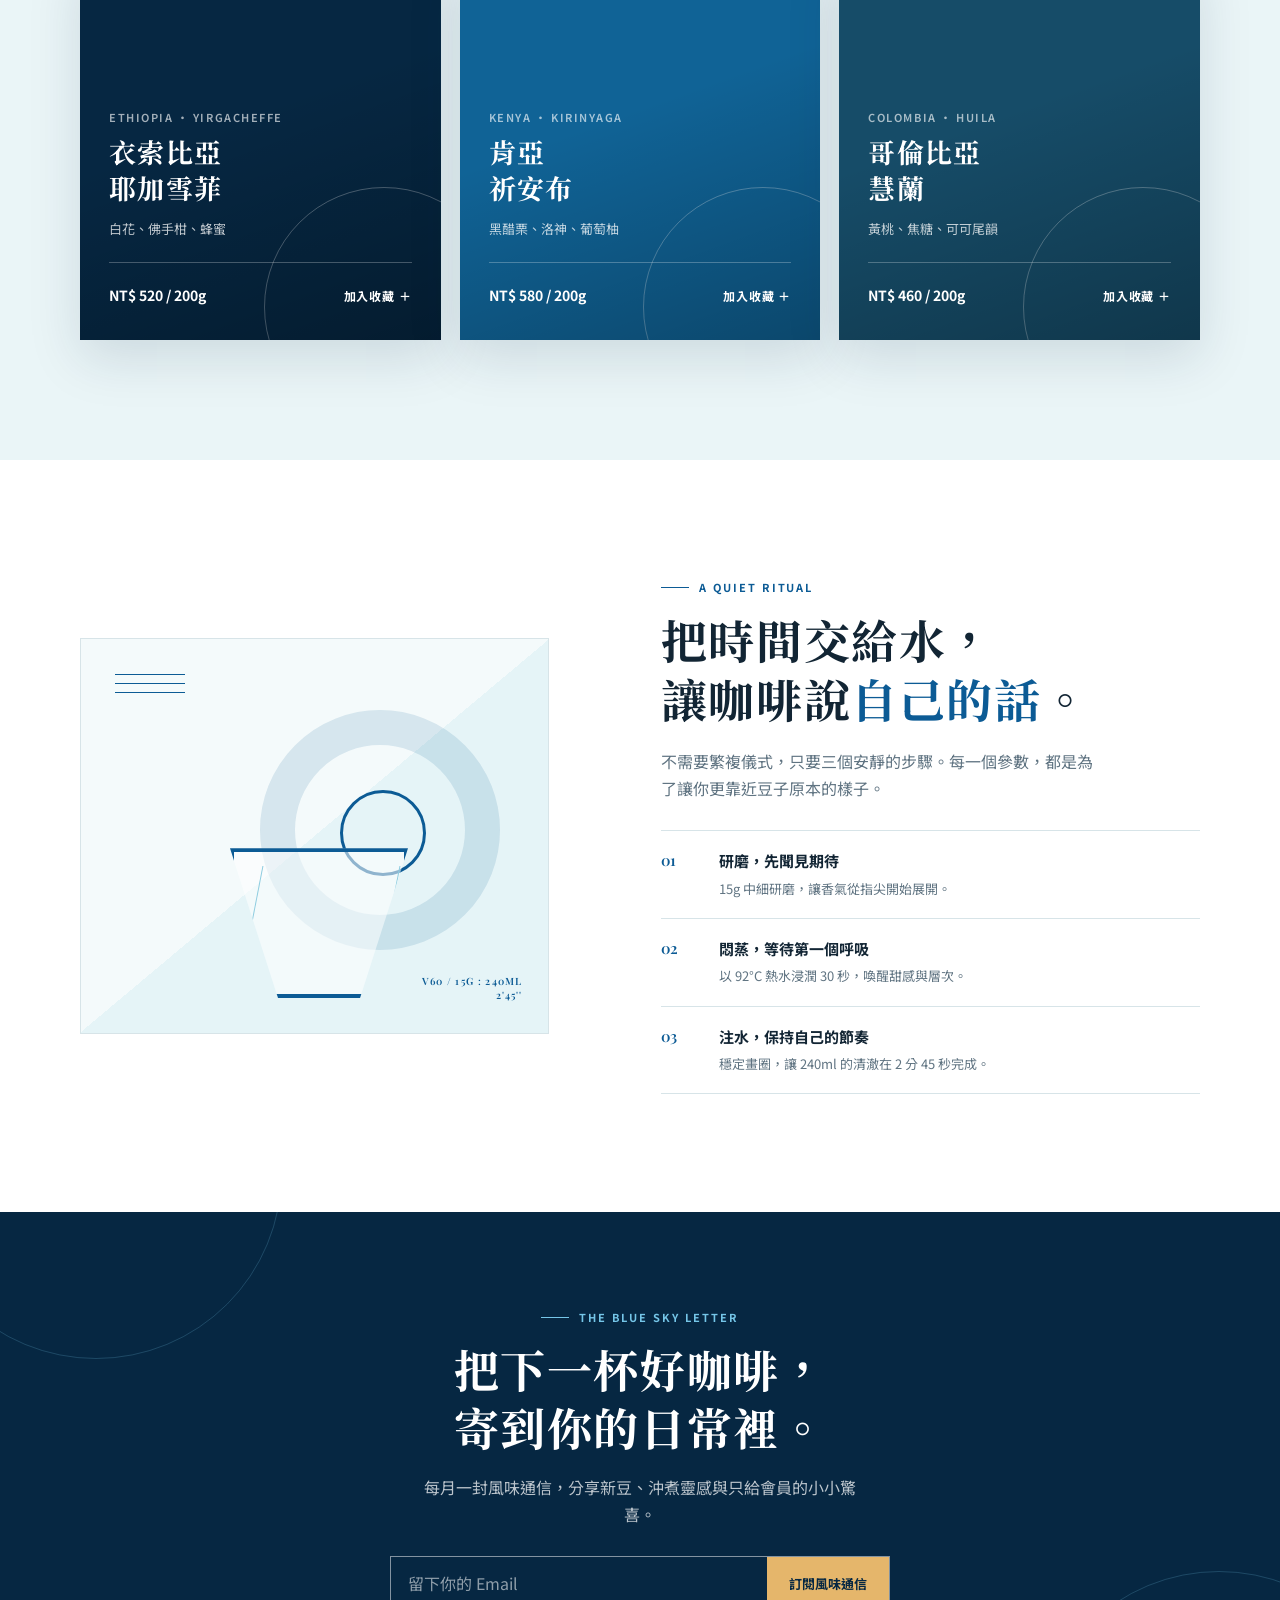
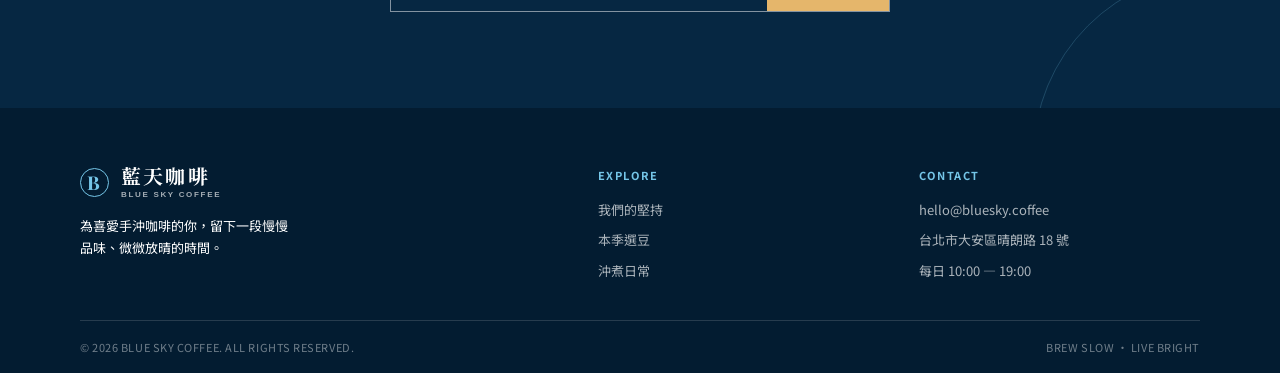
<file: outline/index.html>
<!DOCTYPE html>
<html lang="zh-Hant">
<head>
  <meta charset="UTF-8">
  <meta name="viewport" content="width=device-width, initial-scale=1.0">
  <meta name="description" content="藍天咖啡，為手沖咖啡愛好者挑選當季精品咖啡豆，讓每一杯都清澈、明亮、值得細品。">
  <title>藍天咖啡｜讓風味，慢慢抵達</title>
  <link rel="preconnect" href="https://fonts.googleapis.com">
  <link rel="preconnect" href="https://fonts.gstatic.com" crossorigin>
  <link href="https://fonts.googleapis.com/css2?family=Noto+Sans+TC:wght@400;500;600;700&family=Noto+Serif+TC:wght@500;600;700;900&family=Playfair+Display:ital,wght@0,600;0,700;1,600&display=swap" rel="stylesheet">
  <style>
    :root {
      --navy: #062742;
      --blue: #0c5b95;
      --sky: #75c6e8;
      --mist: #eaf5f7;
      --cream: #fbfaf6;
      --ink: #122534;
      --muted: #607482;
      --line: #d7e4e8;
      --sand: #e5b66b;
      --shadow: 0 18px 50px rgba(6, 39, 66, .13);
    }

    * { box-sizing: border-box; }
    html { scroll-behavior: smooth; }
    body {
      margin: 0;
      color: var(--ink);
      background: var(--cream);
      font-family: "Noto Sans TC", sans-serif;
      font-size: 16px;
      line-height: 1.7;
      -webkit-font-smoothing: antialiased;
    }

    a { color: inherit; text-decoration: none; }
    button, input { font: inherit; }
    button { cursor: pointer; }
    .wrap { width: min(1120px, calc(100% - 48px)); margin: 0 auto; }
    .serif { font-family: "Noto Serif TC", serif; }
    .eyebrow {
      display: flex;
      align-items: center;
      gap: 10px;
      margin: 0 0 13px;
      color: var(--blue);
      font-size: 11px;
      font-weight: 700;
      letter-spacing: .18em;
    }
    .eyebrow::before { content: ""; width: 28px; height: 1px; background: currentColor; }
    .section-title {
      margin: 0;
      font: 700 clamp(30px, 4vw, 46px)/1.28 "Noto Serif TC", serif;
      letter-spacing: .035em;
    }
    .section-title em { color: var(--blue); font-style: normal; }
    .section-copy { max-width: 48ch; margin: 20px 0 0; color: var(--muted); }
    .button {
      display: inline-flex;
      align-items: center;
      justify-content: center;
      gap: 11px;
      min-height: 50px;
      padding: 12px 23px;
      border: 1px solid transparent;
      border-radius: 2px;
      font-size: 14px;
      font-weight: 700;
      letter-spacing: .04em;
      transition: transform .22s ease, box-shadow .22s ease, background .22s ease;
    }
    .button:hover { transform: translateY(-2px); }
    .button:focus-visible, a:focus-visible { outline: 3px solid var(--sky); outline-offset: 4px; }
    .button-primary { color: var(--navy); background: var(--sand); box-shadow: 0 9px 22px rgba(1, 35, 59, .2); }
    .button-primary:hover { background: #f0c77f; }
    .button-outline { color: #fff; border-color: rgba(255,255,255,.58); }
    .button-outline:hover { background: rgba(255,255,255,.1); }
    .arrow { font-size: 18px; line-height: 1; }

    /* Header */
    .site-header {
      position: absolute;
      z-index: 10;
      width: 100%;
      color: #fff;
      border-bottom: 1px solid rgba(255, 255, 255, .16);
    }
    .nav { display: flex; align-items: center; justify-content: space-between; min-height: 78px; }
    .brand { display: flex; align-items: center; gap: 12px; font: 700 20px/1 "Noto Serif TC", serif; letter-spacing: .11em; }
    .brand-mark {
      display: grid;
      width: 29px;
      height: 29px;
      place-items: center;
      border: 1px solid var(--sky);
      border-radius: 50%;
      color: var(--sky);
      font: 700 19px/1 "Playfair Display", serif;
    }
    .brand small { display: block; margin-top: 5px; color: rgba(255,255,255,.64); font: 600 8px/1 sans-serif; letter-spacing: .21em; }
    .nav-links { display: flex; align-items: center; gap: 29px; font-size: 13px; font-weight: 500; }
    .nav-links a { position: relative; padding: 6px 0; }
    .nav-links a:not(.nav-cta)::after { content: ""; position: absolute; right: 0; bottom: 0; left: 0; height: 1px; background: var(--sky); transform: scaleX(0); transform-origin: right; transition: transform .22s; }
    .nav-links a:not(.nav-cta):hover::after { transform: scaleX(1); transform-origin: left; }
    .nav-cta { padding: 8px 16px !important; border: 1px solid rgba(255,255,255,.55); }
    .nav-cta:hover { color: var(--navy); background: #fff; }
    .menu-toggle { display: none; border: 0; color: #fff; background: transparent; }

    /* Hero */
    .hero { position: relative; min-height: 704px; overflow: hidden; color: #fff; background: var(--navy); }
    .hero::before {
      content: "";
      position: absolute;
      inset: 0;
      opacity: .36;
      background: radial-gradient(circle at 76% 45%, rgba(55, 167, 212, .75), transparent 23%), linear-gradient(117deg, rgba(4,25,45,.22) 0 48%, rgba(5,47,78,.82) 78%);
    }
    .hero::after {
      content: "";
      position: absolute;
      top: 0;
      right: -180px;
      width: 760px;
      height: 760px;
      border: 1px solid rgba(153,220,240,.22);
      border-radius: 50%;
      box-shadow: 0 0 0 62px rgba(153,220,240,.045), 0 0 0 180px rgba(153,220,240,.025);
    }
    .hero-grid { position: relative; z-index: 1; display: grid; grid-template-columns: 1.02fr .98fr; gap: 45px; align-items: center; min-height: 704px; padding: 122px 0 72px; }
    .hero .eyebrow { color: var(--sky); }
    .hero-title { max-width: 13ch; margin: 0; font: 900 clamp(42px, 5.5vw, 68px)/1.22 "Noto Serif TC", serif; letter-spacing: .075em; }
    .hero-title .blue { color: var(--sky); }
    .hero-lede { max-width: 42ch; margin: 26px 0 32px; color: rgba(255,255,255,.78); font-size: 16px; }
    .hero-actions { display: flex; flex-wrap: wrap; gap: 13px; }
    .hero-note { margin-top: 28px; color: rgba(255,255,255,.52); font-size: 11px; letter-spacing: .1em; }
    .hero-art { position: relative; min-height: 453px; }
    .sun { position: absolute; top: 2%; right: 14%; width: 166px; height: 166px; border-radius: 50%; background: #93d6e6; box-shadow: 0 0 65px rgba(145,215,233,.36); }
    .mountain { position: absolute; right: -4%; bottom: 2%; width: 98%; height: 70%; clip-path: polygon(0 73%, 23% 42%, 37% 59%, 61% 10%, 73% 29%, 84% 0, 100% 37%, 100% 100%, 0 100%); background: linear-gradient(135deg, #0b7eac, #06446f 70%); opacity: .85; }
    .mountain::after { content: ""; position: absolute; inset: 0; background: linear-gradient(155deg, transparent 38%, rgba(2,35,58,.72) 38.5% 100%); }
    .coffee-vessel { position: absolute; z-index: 2; right: 17%; bottom: 0; width: 255px; filter: drop-shadow(0 22px 21px rgba(0,0,0,.23)); }
    .dripper { position: relative; width: 205px; height: 132px; margin: 0 auto -5px; border: 4px solid #e9f8fa; border-top-width: 6px; border-radius: 10px 10px 44% 44%; background: linear-gradient(115deg, rgba(123,206,225,.5), rgba(26,118,161,.23)); clip-path: polygon(0 0,100% 0,78% 100%,22% 100%); }
    .dripper::after { content: ""; position: absolute; inset: 18px 16px 0; border-top: 1px solid rgba(255,255,255,.6); border-left: 1px solid rgba(255,255,255,.25); transform: skewX(-17deg); }
    .carafe { position: relative; width: 170px; height: 181px; margin: 0 auto; border: 4px solid #e9f8fa; border-radius: 9px 9px 39% 39% / 9px 9px 19% 19%; background: linear-gradient(90deg, rgba(110,211,229,.26), rgba(1,52,87,.52)); }
    .carafe::before { content: ""; position: absolute; top: -16px; left: 27px; width: 108px; height: 20px; border: 4px solid #e9f8fa; border-bottom: 0; border-radius: 50% 50% 0 0; }
    .carafe::after { content: ""; position: absolute; right: 16px; bottom: 24px; left: 16px; height: 60px; border-radius: 3px 3px 26px 26px; background: linear-gradient(90deg, rgba(133,67,26,.84), rgba(76,33,9,.92)); }
    .art-label { position: absolute; z-index: 3; top: 50%; right: 2%; width: 114px; padding-left: 12px; border-left: 1px solid var(--sky); color: rgba(255,255,255,.78); font-size: 10px; line-height: 1.7; letter-spacing: .1em; }
    .art-label strong { display: block; color: var(--sky); font: 600 20px/1 "Playfair Display", serif; }
    .scroll-line { position: absolute; bottom: 23px; left: max(24px, calc((100% - 1120px) / 2)); z-index: 2; display: flex; align-items: center; gap: 12px; color: rgba(255,255,255,.56); font-size: 10px; letter-spacing: .15em; }
    .scroll-line::before { content: ""; width: 38px; height: 1px; background: currentColor; }

    /* Intro */
    .intro { padding: 118px 0; background: #fff; }
    .intro-grid { display: grid; grid-template-columns: .9fr 1.1fr; gap: clamp(45px, 8vw, 105px); align-items: center; }
    .intro-stamp { position: relative; min-height: 355px; }
    .stamp-circle { position: absolute; inset: 13px auto auto 0; display: grid; width: 290px; height: 290px; place-items: center; border: 1px solid #9dd7e7; border-radius: 50%; color: var(--blue); text-align: center; }
    .stamp-circle::before { content: ""; position: absolute; inset: 14px; border: 1px dashed #a5d9e6; border-radius: 50%; }
    .stamp-circle strong { display: block; font: 700 43px/1 "Playfair Display", serif; letter-spacing: -.04em; }
    .stamp-circle span { display: block; margin-top: 8px; font-size: 11px; font-weight: 700; letter-spacing: .14em; }
    .stamp-card { position: absolute; right: 0; bottom: 0; width: 216px; padding: 21px 23px; color: #fff; background: var(--blue); box-shadow: var(--shadow); }
    .stamp-card p { margin: 0; font-size: 12px; line-height: 1.8; }
    .stamp-card b { display: block; margin-bottom: 8px; color: var(--sky); font: 600 12px/1 "Playfair Display", serif; letter-spacing: .14em; }
    .intro .section-copy { font-size: 16px; }
    .intro-link { display: inline-flex; gap: 10px; margin-top: 28px; padding-bottom: 4px; border-bottom: 1px solid var(--blue); color: var(--blue); font-size: 14px; font-weight: 700; }

    /* Coffees */
    .coffee-section { padding: 110px 0 120px; background: var(--mist); }
    .section-head { display: flex; align-items: end; justify-content: space-between; gap: 30px; margin-bottom: 43px; }
    .section-head .section-copy { max-width: 35ch; margin: 0; font-size: 14px; }
    .coffee-grid { display: grid; grid-template-columns: repeat(3, 1fr); gap: 19px; }
    .coffee-card { position: relative; min-height: 384px; overflow: hidden; color: #fff; background: var(--navy); box-shadow: var(--shadow); }
    .coffee-card::before { content: ""; position: absolute; right: -63px; bottom: -87px; width: 238px; height: 238px; border: 1px solid rgba(255,255,255,.29); border-radius: 50%; }
    .coffee-card::after { content: ""; position: absolute; top: 0; right: 0; bottom: 0; left: 0; background: linear-gradient(160deg, transparent 42%, rgba(0,0,0,.28)); pointer-events: none; }
    .coffee-card:nth-child(2) { background: #106396; }
    .coffee-card:nth-child(3) { background: #164c68; }
    .coffee-content { position: relative; z-index: 1; display: flex; flex-direction: column; min-height: 384px; padding: 29px; }
    .coffee-number { color: var(--sky); font: 600 13px/1 "Playfair Display", serif; letter-spacing: .08em; }
    .coffee-origin { margin: auto 0 7px; color: rgba(255,255,255,.63); font-size: 11px; font-weight: 600; letter-spacing: .14em; }
    .coffee-card h3 { margin: 0; font: 700 27px/1.35 "Noto Serif TC", serif; letter-spacing: .05em; }
    .coffee-notes { margin: 11px 0 22px; color: rgba(255,255,255,.75); font-size: 13px; }
    .coffee-bottom { display: flex; align-items: center; justify-content: space-between; padding-top: 18px; border-top: 1px solid rgba(255,255,255,.25); }
    .price { font-size: 14px; font-weight: 700; }
    .add-button { padding: 5px 0; border: 0; color: #fff; background: none; font-size: 12px; font-weight: 700; letter-spacing: .07em; }
    .add-button:hover { color: var(--sand); }

    /* Brew process */
    .brew { overflow: hidden; padding: 118px 0; background: #fff; }
    .brew-grid { display: grid; grid-template-columns: .93fr 1.07fr; gap: clamp(44px, 9vw, 112px); align-items: center; }
    .brew-visual { position: relative; min-height: 396px; border: 1px solid var(--line); background: linear-gradient(140deg, #f4fafb 0 50%, #e5f4f7 50%); }
    .brew-visual::before { content: ""; position: absolute; top: 35px; left: 34px; width: 70px; height: 1px; background: var(--blue); box-shadow: 0 9px 0 var(--blue), 0 18px 0 var(--blue); }
    .pour-ring { position: absolute; top: 71px; right: 48px; width: 240px; height: 240px; border: 35px solid rgba(12,91,149,.13); border-radius: 50%; }
    .pour-ring::after { content: ""; position: absolute; top: 45px; left: 45px; width: 80px; height: 80px; border: 3px solid var(--blue); border-radius: 50%; }
    .brew-v60 { position: absolute; bottom: 35px; left: 51%; width: 178px; height: 150px; border: 4px solid var(--blue); background: rgba(255,255,255,.54); clip-path: polygon(0 0,100% 0,73% 100%,27% 100%); transform: translateX(-50%); }
    .brew-v60::before { content: ""; position: absolute; top: 14px; right: 16px; bottom: 0; left: 16px; border-left: 1px solid #8dcce0; border-right: 1px solid #8dcce0; transform: skewX(-11deg); }
    .brew-caption { position: absolute; right: 25px; bottom: 21px; color: var(--blue); font: 600 10px/1.4 "Playfair Display", serif; letter-spacing: .13em; text-align: right; }
    .brew-steps { display: grid; gap: 0; margin: 28px 0 0; padding: 0; list-style: none; }
    .brew-steps li { display: grid; grid-template-columns: 43px 1fr; gap: 15px; padding: 17px 0; border-top: 1px solid var(--line); }
    .brew-steps li:last-child { border-bottom: 1px solid var(--line); }
    .step-no { color: var(--blue); font: 600 15px/1.7 "Playfair Display", serif; }
    .step-copy b { display: block; font-size: 15px; }
    .step-copy span { color: var(--muted); font-size: 13px; }

    /* CTA and Footer */
    .visit { position: relative; overflow: hidden; padding: 96px 0; color: #fff; background: var(--navy); text-align: center; }
    .visit::before, .visit::after { content: ""; position: absolute; width: 370px; height: 370px; border: 1px solid rgba(117,198,232,.21); border-radius: 50%; }
    .visit::before { top: -225px; left: -90px; }
    .visit::after { right: -125px; bottom: -235px; }
    .visit .wrap { position: relative; z-index: 1; }
    .visit .eyebrow { justify-content: center; color: var(--sky); }
    .visit .section-title { font-size: clamp(30px, 4vw, 45px); }
    .visit p:not(.eyebrow) { max-width: 48ch; margin: 19px auto 28px; color: rgba(255,255,255,.73); }
    .subscribe { display: flex; max-width: 500px; margin: 0 auto; border: 1px solid rgba(255,255,255,.5); }
    .subscribe input { min-width: 0; flex: 1; padding: 13px 17px; border: 0; outline: none; color: #fff; background: transparent; }
    .subscribe input::placeholder { color: rgba(255,255,255,.55); }
    .subscribe button { padding: 0 22px; border: 0; color: var(--navy); background: var(--sand); font-size: 13px; font-weight: 700; white-space: nowrap; }
    .subscribe button:hover { background: #f0c77f; }
    footer { color: rgba(255,255,255,.67); background: #031c31; }
    .footer-top { display: grid; grid-template-columns: 1.7fr 1fr 1fr; gap: 40px; padding: 58px 0 38px; }
    .footer-brand { color: #fff; }
    .footer-brand p { max-width: 31ch; margin: 16px 0 0; font-size: 13px; }
    .footer-heading { margin: 0 0 15px; color: var(--sky); font-size: 11px; font-weight: 700; letter-spacing: .14em; }
    .footer-list { margin: 0; padding: 0; list-style: none; font-size: 13px; }
    .footer-list li + li { margin-top: 8px; }
    .footer-list a:hover { color: #fff; }
    .footer-bottom { display: flex; justify-content: space-between; gap: 24px; padding: 17px 0; border-top: 1px solid rgba(255,255,255,.14); color: rgba(255,255,255,.43); font-size: 11px; letter-spacing: .05em; }

    .toast { position: fixed; right: 22px; bottom: 22px; z-index: 20; max-width: min(330px, calc(100% - 44px)); padding: 13px 18px; border-left: 3px solid var(--sand); color: #fff; background: var(--navy); box-shadow: var(--shadow); opacity: 0; pointer-events: none; transform: translateY(12px); transition: opacity .25s, transform .25s; font-size: 13px; }
    .toast.show { opacity: 1; transform: translateY(0); }

    .reveal { opacity: 0; transform: translateY(18px); transition: opacity .65s ease, transform .65s ease; }
    .reveal.visible { opacity: 1; transform: translateY(0); }

    @media (max-width: 820px) {
      .nav { min-height: 68px; }
      .menu-toggle { display: block; width: 42px; height: 42px; font-size: 23px; }
      .nav-links { position: absolute; top: 68px; right: 0; left: 0; display: grid; gap: 0; max-height: 0; overflow: hidden; background: #05233c; transition: max-height .27s ease; }
      .nav-links.open { max-height: 300px; border-top: 1px solid rgba(255,255,255,.12); }
      .nav-links a { padding: 13px 24px; border-bottom: 1px solid rgba(255,255,255,.09); }
      .nav-links .nav-cta { margin: 11px 24px; text-align: center; }
      .hero, .hero-grid { min-height: 710px; }
      .hero-grid { grid-template-columns: 1fr; padding-top: 115px; }
      .hero-art { min-height: 278px; margin-top: -35px; }
      .sun { right: 14%; width: 114px; height: 114px; }
      .mountain { width: 82%; height: 92%; }
      .coffee-vessel { right: 15%; transform: scale(.72); transform-origin: bottom right; }
      .art-label { top: 44%; right: 1%; }
      .intro-grid, .brew-grid { grid-template-columns: 1fr; }
      .intro-stamp { max-width: 510px; width: 100%; }
      .coffee-grid { grid-template-columns: 1fr 1fr; }
      .coffee-card:last-child { grid-column: span 2; }
      .footer-top { grid-template-columns: 1.4fr 1fr; }
      .footer-brand { grid-column: span 2; }
    }

    @media (max-width: 560px) {
      .wrap { width: min(100% - 34px, 1120px); }
      .hero, .hero-grid { min-height: 680px; }
      .hero-grid { padding-top: 100px; padding-bottom: 48px; }
      .hero-title { font-size: 40px; }
      .hero-lede { margin: 18px 0 23px; font-size: 14px; }
      .hero-art { min-height: 240px; }
      .art-label { display: none; }
      .scroll-line { bottom: 12px; left: 17px; }
      .intro, .coffee-section, .brew { padding: 76px 0; }
      .stamp-circle { width: 245px; height: 245px; }
      .stamp-card { width: 185px; padding: 16px; }
      .section-head { display: block; }
      .section-head .section-copy { margin-top: 15px; }
      .coffee-grid { grid-template-columns: 1fr; }
      .coffee-card, .coffee-card:last-child { grid-column: auto; min-height: 330px; }
      .coffee-content { min-height: 330px; }
      .brew-visual { min-height: 310px; }
      .pour-ring { top: 48px; right: 25px; width: 190px; height: 190px; border-width: 27px; }
      .visit { padding: 76px 0; }
      .subscribe { display: block; border: 0; }
      .subscribe input { width: 100%; border: 1px solid rgba(255,255,255,.5); }
      .subscribe button { width: 100%; min-height: 48px; margin-top: 9px; }
      .footer-top { grid-template-columns: 1fr; gap: 30px; }
      .footer-brand { grid-column: auto; }
      .footer-bottom { display: block; }
      .footer-bottom span + span { display: block; margin-top: 6px; }
    }

    @media (prefers-reduced-motion: reduce) {
      html { scroll-behavior: auto; }
      *, *::before, *::after { transition-duration: .01ms !important; animation-duration: .01ms !important; }
      .reveal { opacity: 1; transform: none; }
    }
  </style>
</head>
<body>
  <header class="site-header" id="top">
    <nav class="nav wrap" aria-label="主要導覽">
      <a class="brand" href="#top" aria-label="回到藍天咖啡首頁">
        <span class="brand-mark">B</span>
        <span>藍天咖啡<small>BLUE SKY COFFEE</small></span>
      </a>
      <button class="menu-toggle" type="button" aria-label="開啟導覽選單" aria-expanded="false" aria-controls="navLinks">☰</button>
      <div class="nav-links" id="navLinks">
        <a href="#story">我們的堅持</a>
        <a href="#coffee">本季選豆</a>
        <a href="#brew">沖煮日常</a>
        <a class="nav-cta" href="#visit">訂閱風味通信</a>
      </div>
    </nav>
  </header>

  <main>
    <section class="hero" aria-labelledby="heroTitle">
      <div class="hero-grid wrap">
        <div class="reveal">
          <p class="eyebrow">HAND BREWED · SLOWLY ROASTED</p>
          <h1 class="hero-title" id="heroTitle">讓風味，<br>在<span class="blue">藍天</span>下<br>慢慢抵達。</h1>
          <p class="hero-lede">藍天咖啡為喜歡手沖的你，挑選值得細品的單一產區咖啡豆。從第一縷花香，到最後一口回甘，每一杯都有自己的晴朗天氣。</p>
          <div class="hero-actions">
            <a class="button button-primary" href="#coffee">探索本季風味 <span class="arrow">→</span></a>
            <a class="button button-outline" href="#story">認識藍天</a>
          </div>
          <p class="hero-note">TAIPEI · TAIWAN · EST. 2018</p>
        </div>
        <div class="hero-art" aria-hidden="true">
          <div class="sun"></div>
          <div class="mountain"></div>
          <div class="coffee-vessel"><div class="dripper"></div><div class="carafe"></div></div>
          <p class="art-label"><strong>92°C</strong>理想水溫<br>細細喚醒香氣</p>
        </div>
      </div>
      <p class="scroll-line">SCROLL TO DISCOVER</p>
    </section>

    <section class="intro" id="story" aria-labelledby="storyTitle">
      <div class="intro-grid wrap">
        <div class="intro-stamp reveal" aria-hidden="true">
          <div class="stamp-circle"><div><strong>慢一點，<br>更清楚。</strong><span>LET THE FLAVOUR SPEAK</span></div></div>
          <div class="stamp-card"><b>BLUE SKY NOTE</b><p>一杯好咖啡，從來不是匆忙完成的事。</p></div>
        </div>
        <div class="reveal">
          <p class="eyebrow">OUR PHILOSOPHY</p>
          <h2 class="section-title" id="storyTitle">在一杯之間，<br>看見產地的<em>晴朗</em>。</h2>
          <p class="section-copy">我們相信，精品咖啡的美好不該被複雜掩蓋。以小批次烘焙留住豆子的個性，再用穩定、誠實的手沖，讓風土與時間在杯中變得清晰。</p>
          <p class="section-copy">給懂得放慢腳步的人，也給每一個想重新認識咖啡的人。</p>
          <a class="intro-link" href="#brew">看看我們如何沖煮 <span>→</span></a>
        </div>
      </div>
    </section>

    <section class="coffee-section" id="coffee" aria-labelledby="coffeeTitle">
      <div class="wrap">
        <div class="section-head reveal">
          <div><p class="eyebrow">SEASONAL SELECTION</p><h2 class="section-title" id="coffeeTitle">今天，想喝哪一片<em>藍天</em>？</h2></div>
          <p class="section-copy">三款當季單品，為不同的晨光、午後與靜夜而選。</p>
        </div>
        <div class="coffee-grid">
          <article class="coffee-card reveal">
            <div class="coffee-content">
              <span class="coffee-number">01 / BRIGHT</span>
              <p class="coffee-origin">ETHIOPIA · YIRGACHEFFE</p>
              <h3>衣索比亞<br>耶加雪菲</h3>
              <p class="coffee-notes">白花、佛手柑、蜂蜜</p>
              <div class="coffee-bottom"><span class="price">NT$ 520 / 200g</span><button class="add-button" type="button" data-coffee="衣索比亞・耶加雪菲">加入收藏 ＋</button></div>
            </div>
          </article>
          <article class="coffee-card reveal">
            <div class="coffee-content">
              <span class="coffee-number">02 / JUICY</span>
              <p class="coffee-origin">KENYA · KIRINYAGA</p>
              <h3>肯亞<br>祈安布</h3>
              <p class="coffee-notes">黑醋栗、洛神、葡萄柚</p>
              <div class="coffee-bottom"><span class="price">NT$ 580 / 200g</span><button class="add-button" type="button" data-coffee="肯亞・祈安布">加入收藏 ＋</button></div>
            </div>
          </article>
          <article class="coffee-card reveal">
            <div class="coffee-content">
              <span class="coffee-number">03 / ROUND</span>
              <p class="coffee-origin">COLOMBIA · HUILA</p>
              <h3>哥倫比亞<br>慧蘭</h3>
              <p class="coffee-notes">黃桃、焦糖、可可尾韻</p>
              <div class="coffee-bottom"><span class="price">NT$ 460 / 200g</span><button class="add-button" type="button" data-coffee="哥倫比亞・慧蘭">加入收藏 ＋</button></div>
            </div>
          </article>
        </div>
      </div>
    </section>

    <section class="brew" id="brew" aria-labelledby="brewTitle">
      <div class="brew-grid wrap">
        <div class="brew-visual reveal" aria-hidden="true">
          <div class="pour-ring"></div><div class="brew-v60"></div><p class="brew-caption">V60 / 15G : 240ML<br>2'45''</p>
        </div>
        <div class="reveal">
          <p class="eyebrow">A QUIET RITUAL</p>
          <h2 class="section-title" id="brewTitle">把時間交給水，<br>讓咖啡說<em>自己的話</em>。</h2>
          <p class="section-copy">不需要繁複儀式，只要三個安靜的步驟。每一個參數，都是為了讓你更靠近豆子原本的樣子。</p>
          <ol class="brew-steps">
            <li><span class="step-no">01</span><span class="step-copy"><b>研磨，先聞見期待</b><span>15g 中細研磨，讓香氣從指尖開始展開。</span></span></li>
            <li><span class="step-no">02</span><span class="step-copy"><b>悶蒸，等待第一個呼吸</b><span>以 92°C 熱水浸潤 30 秒，喚醒甜感與層次。</span></span></li>
            <li><span class="step-no">03</span><span class="step-copy"><b>注水，保持自己的節奏</b><span>穩定畫圈，讓 240ml 的清澈在 2 分 45 秒完成。</span></span></li>
          </ol>
        </div>
      </div>
    </section>

    <section class="visit" id="visit" aria-labelledby="visitTitle">
      <div class="wrap reveal">
        <p class="eyebrow">THE BLUE SKY LETTER</p>
        <h2 class="section-title" id="visitTitle">把下一杯好咖啡，<br>寄到你的日常裡。</h2>
        <p>每月一封風味通信，分享新豆、沖煮靈感與只給會員的小小驚喜。</p>
        <form class="subscribe" id="subscribeForm">
          <input type="email" aria-label="電子郵件地址" placeholder="留下你的 Email" required>
          <button type="submit">訂閱風味通信</button>
        </form>
      </div>
    </section>
  </main>

  <footer>
    <div class="footer-top wrap">
      <div class="footer-brand"><a class="brand" href="#top"><span class="brand-mark">B</span><span>藍天咖啡<small>BLUE SKY COFFEE</small></span></a><p>為喜愛手沖咖啡的你，留下一段慢慢品味、微微放晴的時間。</p></div>
      <div><p class="footer-heading">EXPLORE</p><ul class="footer-list"><li><a href="#story">我們的堅持</a></li><li><a href="#coffee">本季選豆</a></li><li><a href="#brew">沖煮日常</a></li></ul></div>
      <div><p class="footer-heading">CONTACT</p><ul class="footer-list"><li><a href="mailto:hello@bluesky.coffee">hello@bluesky.coffee</a></li><li>台北市大安區晴朗路 18 號</li><li>每日 10:00 — 19:00</li></ul></div>
    </div>
    <div class="footer-bottom wrap"><span>© 2026 BLUE SKY COFFEE. ALL RIGHTS RESERVED.</span><span>BREW SLOW · LIVE BRIGHT</span></div>
  </footer>

  <div class="toast" id="toast" role="status" aria-live="polite"></div>
  <script>
    const menuToggle = document.querySelector('.menu-toggle');
    const navLinks = document.getElementById('navLinks');
    menuToggle.addEventListener('click', () => {
      const open = navLinks.classList.toggle('open');
      menuToggle.setAttribute('aria-expanded', open);
      menuToggle.setAttribute('aria-label', open ? '關閉導覽選單' : '開啟導覽選單');
      menuToggle.textContent = open ? '×' : '☰';
    });
    navLinks.querySelectorAll('a').forEach(link => link.addEventListener('click', () => {
      navLinks.classList.remove('open');
      menuToggle.setAttribute('aria-expanded', 'false');
      menuToggle.setAttribute('aria-label', '開啟導覽選單');
      menuToggle.textContent = '☰';
    }));

    const toast = document.getElementById('toast');
    let toastTimer;
    function showToast(message) {
      window.clearTimeout(toastTimer);
      toast.textContent = message;
      toast.classList.add('show');
      toastTimer = window.setTimeout(() => toast.classList.remove('show'), 2600);
    }
    document.querySelectorAll('[data-coffee]').forEach(button => button.addEventListener('click', () => {
      showToast(`已將「${button.dataset.coffee}」加入你的收藏。`);
    }));
    document.getElementById('subscribeForm').addEventListener('submit', event => {
      event.preventDefault();
      event.currentTarget.reset();
      showToast('謝謝訂閱，下一封晴朗的風味通信即將寄出。');
    });

    const reducedMotion = window.matchMedia('(prefers-reduced-motion: reduce)').matches;
    const revealItems = document.querySelectorAll('.reveal');
    if (reducedMotion || !('IntersectionObserver' in window)) {
      revealItems.forEach(item => item.classList.add('visible'));
    } else {
      const observer = new IntersectionObserver(entries => {
        entries.forEach(entry => {
          if (entry.isIntersecting) {
            entry.target.classList.add('visible');
            observer.unobserve(entry.target);
          }
        });
      }, { threshold: .12 });
      revealItems.forEach(item => observer.observe(item));
    }
  </script>
</body>
</html>
</file>
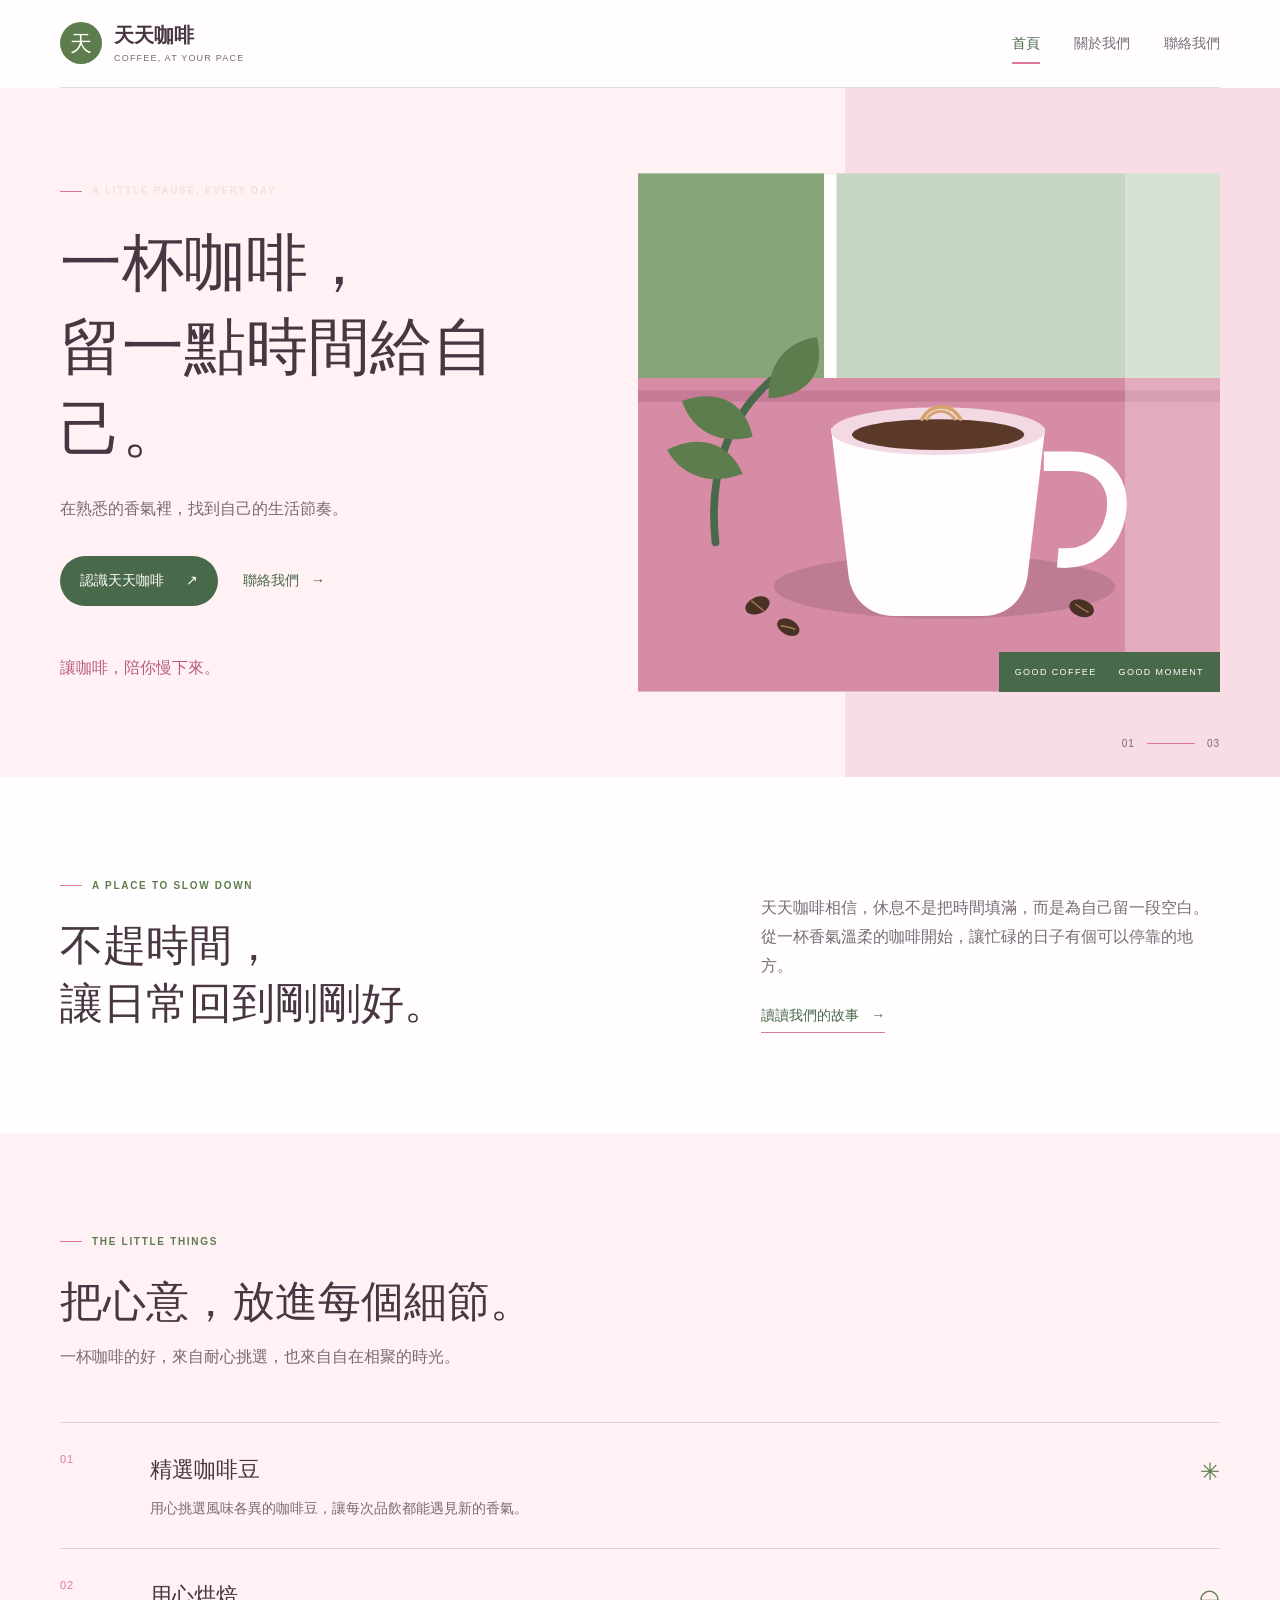
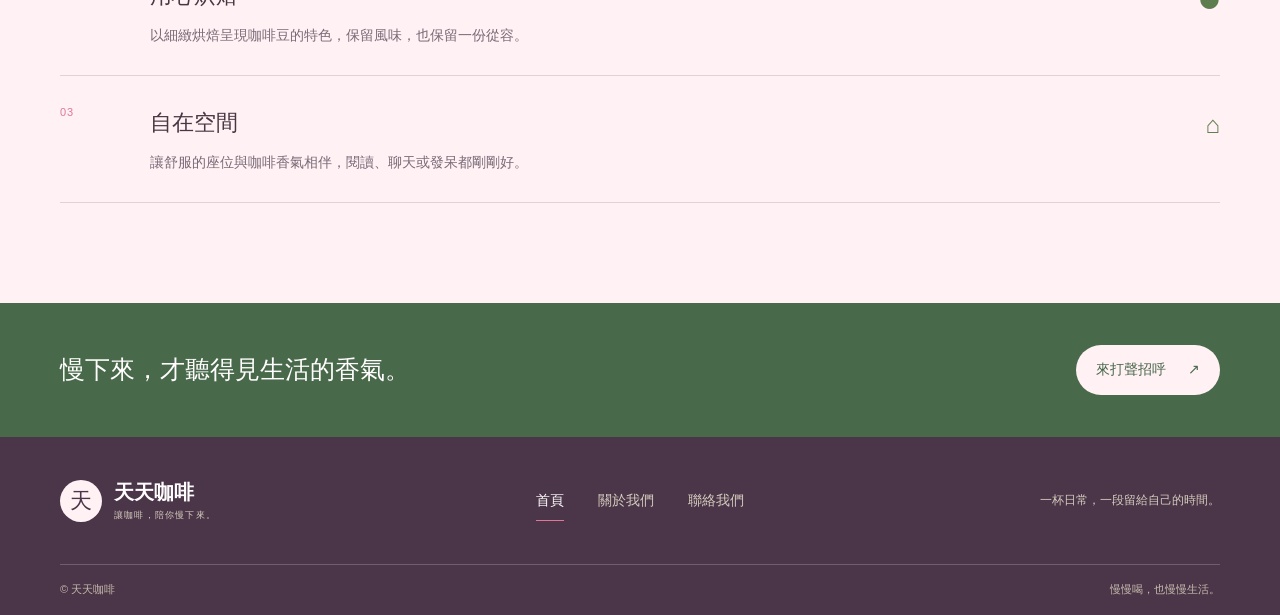
<file: pages/index.html>
<!doctype html>
<html lang="zh-Hant">
<head>
  <meta charset="utf-8">
  <meta name="viewport" content="width=device-width, initial-scale=1">
  <meta name="description" content="天天咖啡，以一杯咖啡陪你慢下來，認識品牌故事、咖啡特色與自在休憩空間。">
  <title>天天咖啡｜讓咖啡，陪你慢下來</title>
  <link rel="stylesheet" href="assets/css/site.css">
  <script src="assets/js/site.js" defer></script>
</head>
<body>
  <a class="skip-link" href="#main">跳至主要內容</a>
  <header class="site-header">
    <div class="container header-inner">
      <a class="brand" href="index.html" aria-label="天天咖啡首頁">
        <span class="brand-mark" aria-hidden="true">天</span>
        <span class="brand-copy"><strong>天天咖啡</strong><small>COFFEE, AT YOUR PACE</small></span>
      </a>
      <button class="menu-toggle" type="button" aria-expanded="false" aria-controls="primary-nav" aria-label="開啟導覽選單">
        <span></span><span></span>
      </button>
      <nav class="primary-nav" id="primary-nav" aria-label="主要導覽">
        <a href="index.html" aria-current="page">首頁</a>
        <a href="about.html">關於我們</a>
        <a href="contact.html">聯絡我們</a>
      </nav>
    </div>
  </header>

  <main id="main">
    <section class="hero">
      <div class="container hero-grid">
        <div class="hero-copy">
          <p class="eyebrow"><span></span> A LITTLE PAUSE, EVERY DAY</p>
          <h1>一杯咖啡，<br>留一點時間給自己。</h1>
          <p class="hero-lede">在熟悉的香氣裡，找到自己的生活節奏。</p>
          <div class="button-row">
            <a class="button button-primary" href="about.html">認識天天咖啡 <span aria-hidden="true">↗</span></a>
            <a class="text-link" href="contact.html">聯絡我們 <span aria-hidden="true">→</span></a>
          </div>
          <p class="hero-note">讓咖啡，陪你慢下來。</p>
        </div>
        <figure class="hero-art">
          <img src="assets/images/coffee-still-life.svg" alt="手沖咖啡、咖啡豆與葉片的插畫">
          <figcaption><span>GOOD COFFEE</span><span>GOOD MOMENT</span></figcaption>
        </figure>
      </div>
      <div class="hero-index" aria-hidden="true">01 <span></span> 03</div>
    </section>

    <section class="intro-section section-pad">
      <div class="container intro-grid">
        <div>
          <p class="eyebrow eyebrow-dark"><span></span> A PLACE TO SLOW DOWN</p>
          <h2>不趕時間，<br>讓日常回到剛剛好。</h2>
        </div>
        <div class="intro-text">
          <p>天天咖啡相信，休息不是把時間填滿，而是為自己留一段空白。從一杯香氣溫柔的咖啡開始，讓忙碌的日子有個可以停靠的地方。</p>
          <a class="under-link" href="about.html">讀讀我們的故事 <span aria-hidden="true">→</span></a>
        </div>
      </div>
    </section>

    <section class="features-section section-pad">
      <div class="container">
        <div class="section-heading">
          <p class="eyebrow eyebrow-dark"><span></span> THE LITTLE THINGS</p>
          <h2>把心意，放進每個細節。</h2>
          <p>一杯咖啡的好，來自耐心挑選，也來自自在相聚的時光。</p>
        </div>
        <div class="feature-list">
          <article class="feature-item">
            <span class="feature-number">01</span>
            <div><h3>精選咖啡豆</h3><p>用心挑選風味各異的咖啡豆，讓每次品飲都能遇見新的香氣。</p></div>
            <span class="feature-symbol" aria-hidden="true">✳</span>
          </article>
          <article class="feature-item">
            <span class="feature-number">02</span>
            <div><h3>用心烘焙</h3><p>以細緻烘焙呈現咖啡豆的特色，保留風味，也保留一份從容。</p></div>
            <span class="feature-symbol" aria-hidden="true">◒</span>
          </article>
          <article class="feature-item">
            <span class="feature-number">03</span>
            <div><h3>自在空間</h3><p>讓舒服的座位與咖啡香氣相伴，閱讀、聊天或發呆都剛剛好。</p></div>
            <span class="feature-symbol" aria-hidden="true">⌂</span>
          </article>
        </div>
      </div>
    </section>

    <section class="closing-band">
      <div class="container closing-inner">
        <p>慢下來，才聽得見生活的香氣。</p>
        <a class="button button-light" href="contact.html">來打聲招呼 <span aria-hidden="true">↗</span></a>
      </div>
    </section>
  </main>

  <footer class="site-footer">
    <div class="container footer-main">
      <a class="brand brand-footer" href="index.html" aria-label="天天咖啡首頁">
        <span class="brand-mark" aria-hidden="true">天</span>
        <span class="brand-copy"><strong>天天咖啡</strong><small>讓咖啡，陪你慢下來。</small></span>
      </a>
      <nav class="footer-nav" aria-label="頁尾導覽">
        <a href="index.html" aria-current="page">首頁</a><a href="about.html">關於我們</a><a href="contact.html">聯絡我們</a>
      </nav>
      <p class="footer-note">一杯日常，一段留給自己的時間。</p>
    </div>
    <div class="container footer-bottom"><span>© 天天咖啡</span><span>慢慢喝，也慢慢生活。</span></div>
  </footer>
</body>
</html>
</file>
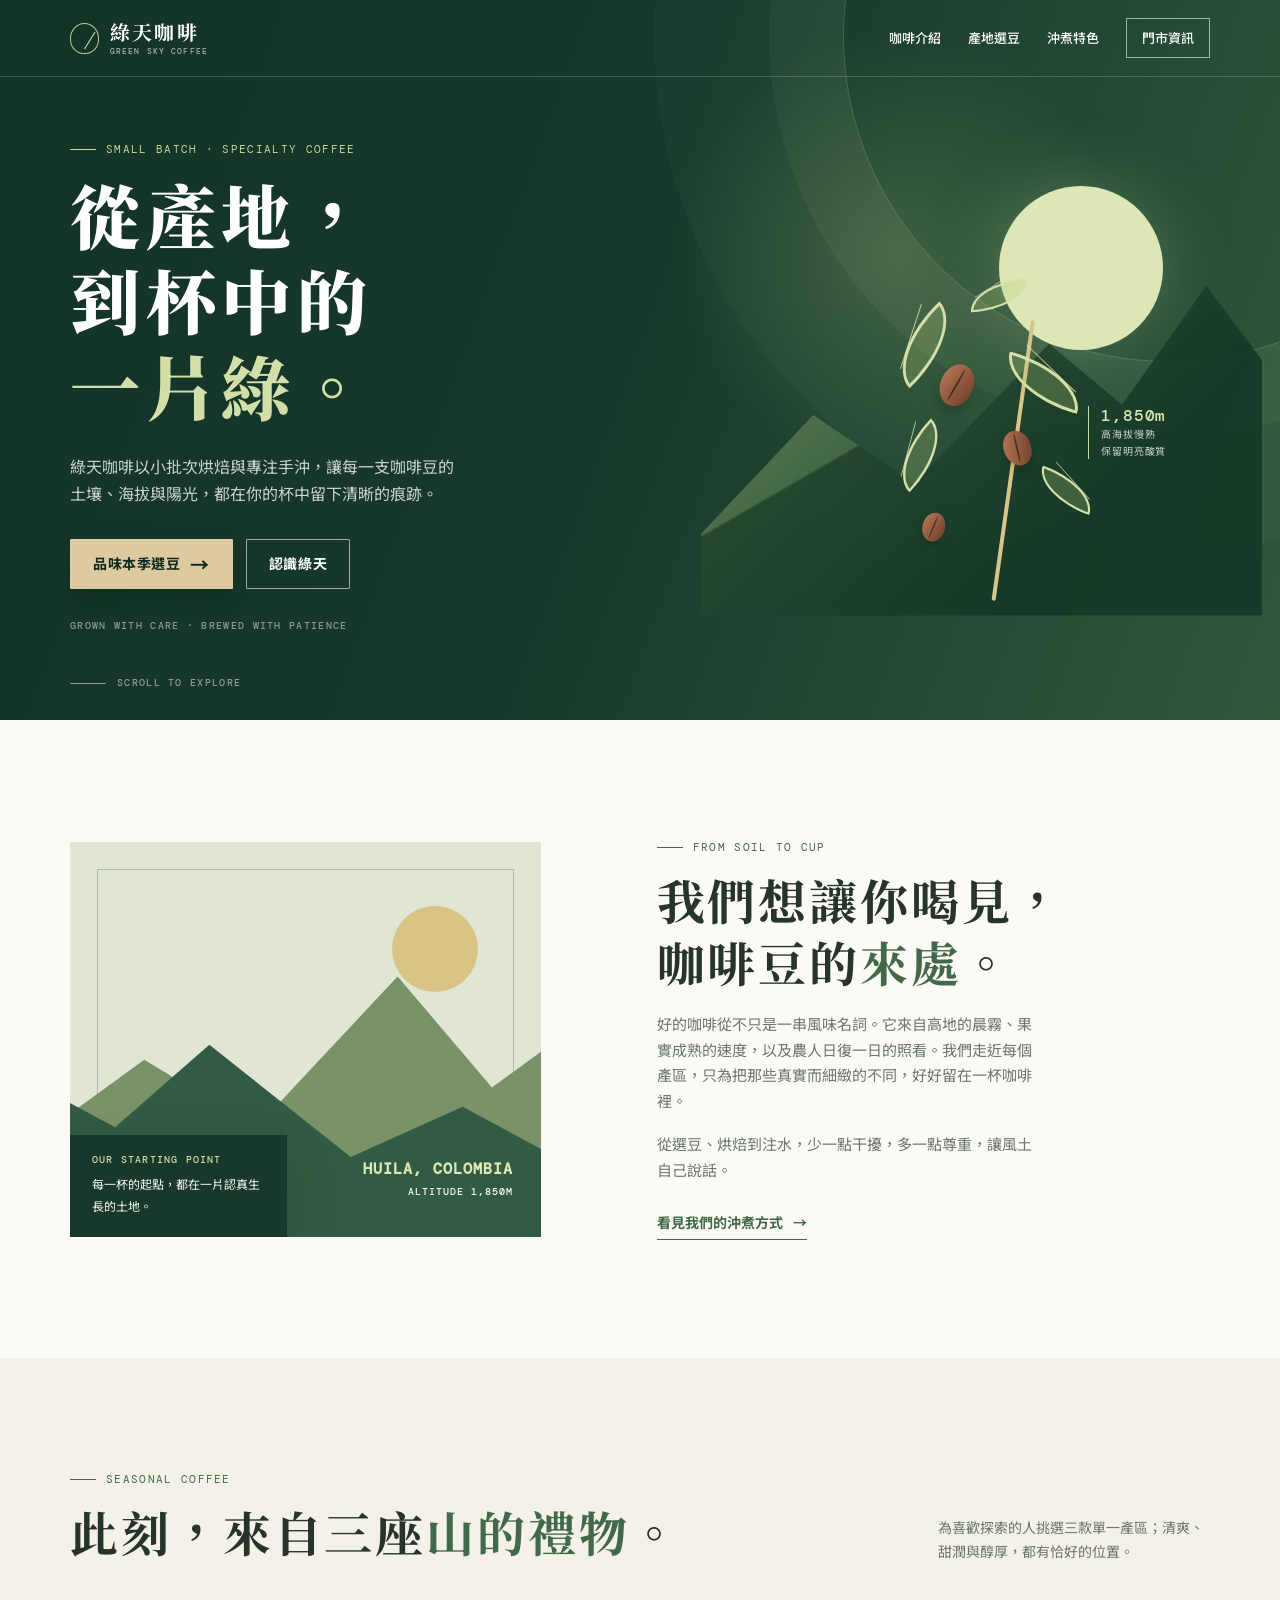
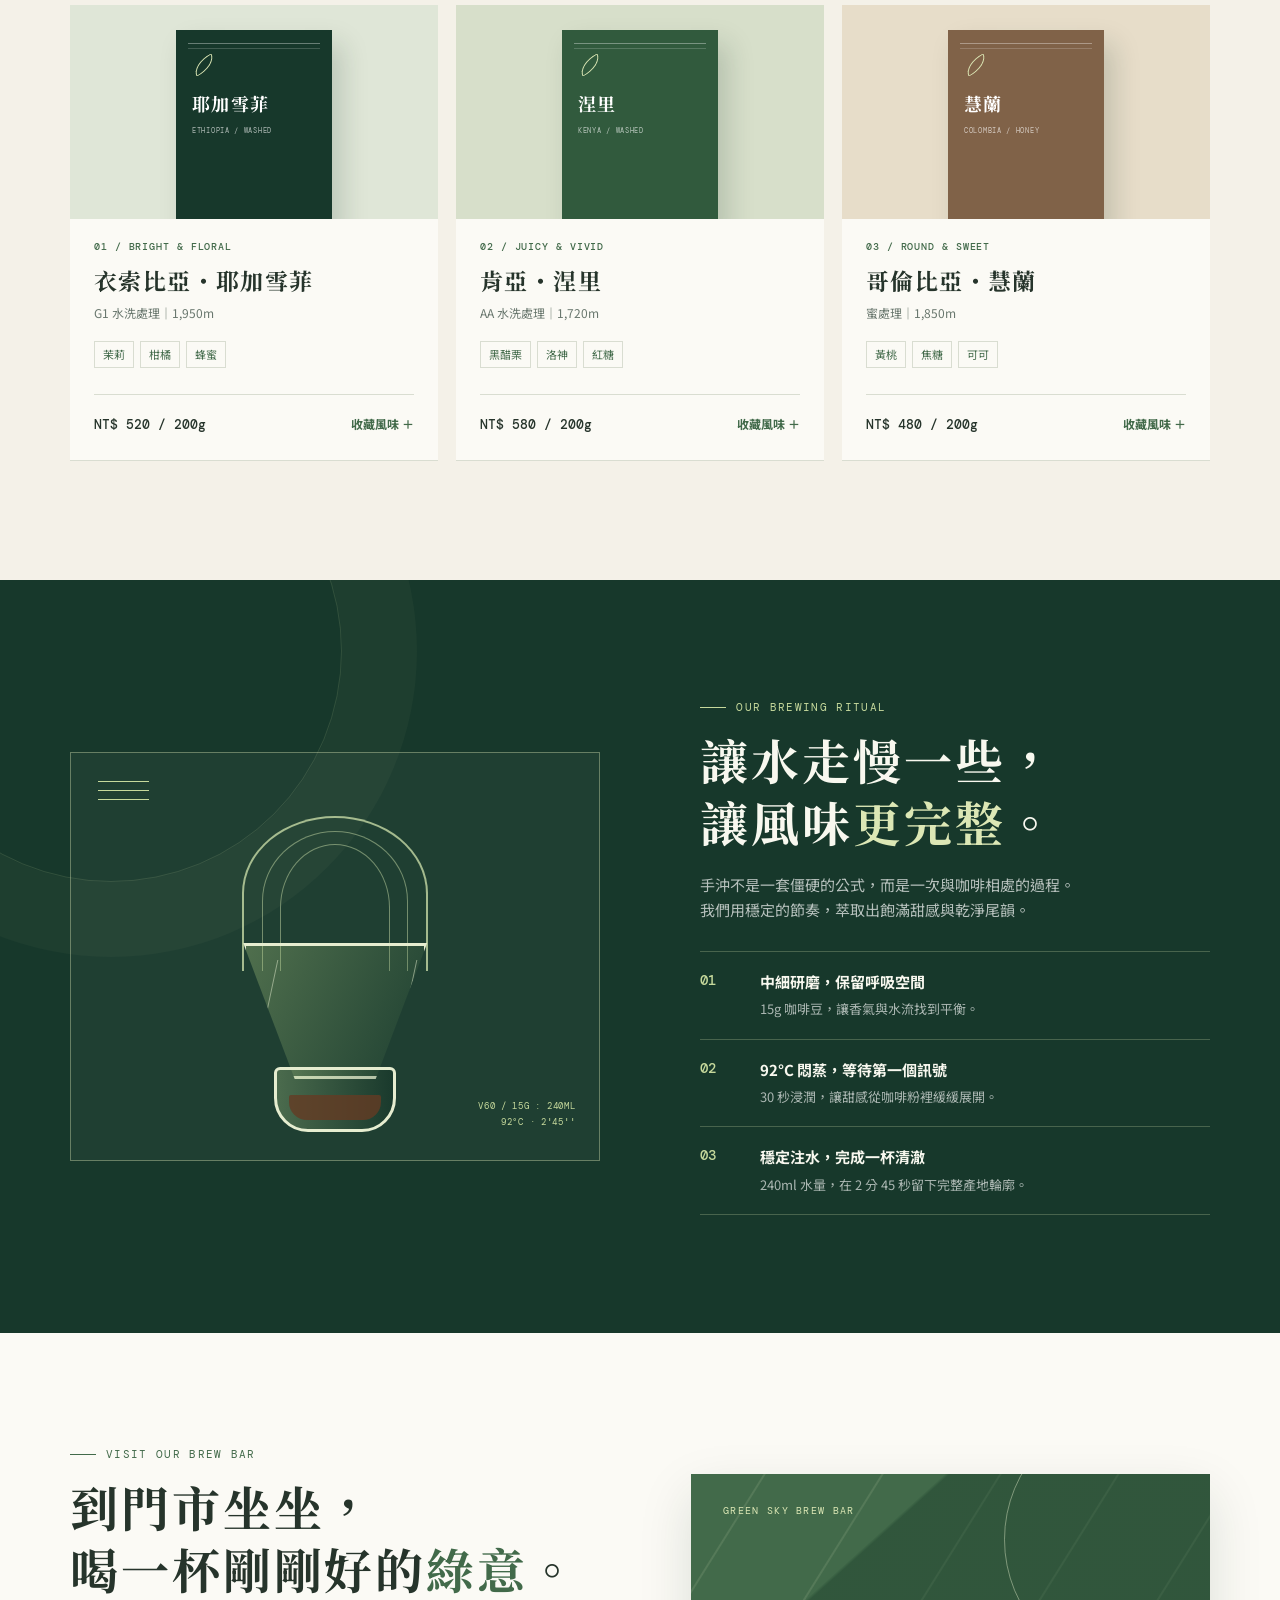
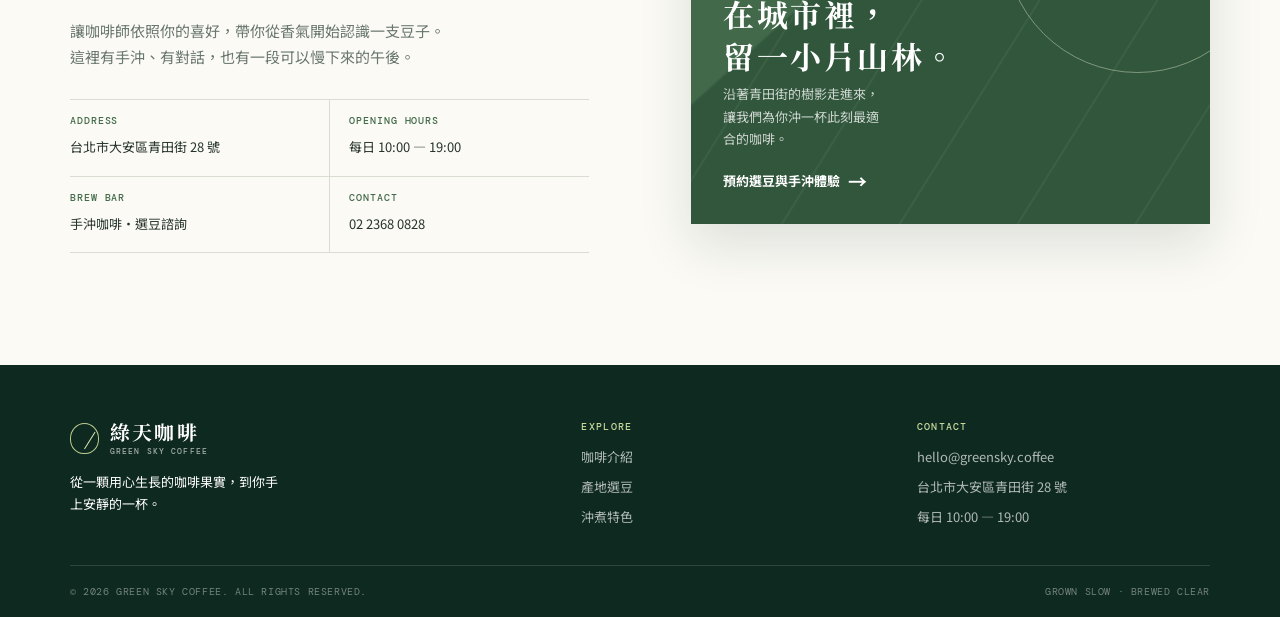
<file: refined/index.html>
<!DOCTYPE html>
<html lang="zh-Hant">
<head>
  <meta charset="UTF-8">
  <meta name="viewport" content="width=device-width, initial-scale=1.0">
  <meta name="description" content="綠天咖啡以小批次烘焙與手沖，讓每一支精品咖啡豆的產地風土清晰抵達杯中。">
  <title>綠天咖啡｜從產地，到杯中的一片綠</title>
  <link rel="preconnect" href="https://fonts.googleapis.com">
  <link rel="preconnect" href="https://fonts.gstatic.com" crossorigin>
  <link href="https://fonts.googleapis.com/css2?family=DM+Mono:wght@400;500&family=Noto+Sans+TC:wght@400;500;600;700&family=Noto+Serif+TC:wght@500;600;700;900&display=swap" rel="stylesheet">
  <style>
    :root {
      --forest: #17382b;
      --deep-forest: #0e291f;
      --moss: #426a4a;
      --leaf: #9aaa72;
      --cream: #f4f1e8;
      --paper: #fbfaf5;
      --oat: #ddca9e;
      --clay: #ad7655;
      --ink: #26342b;
      --muted: #69776e;
      --line: #d9ddd1;
      --shadow: 0 20px 50px rgba(18, 45, 32, .13);
    }

    * { box-sizing: border-box; }
    html { scroll-behavior: smooth; }
    body { margin: 0; background: var(--cream); color: var(--ink); font-family: "Noto Sans TC", sans-serif; line-height: 1.7; -webkit-font-smoothing: antialiased; }
    a { color: inherit; text-decoration: none; }
    button, input { font: inherit; }
    button { cursor: pointer; }
    .container { width: min(1140px, calc(100% - 52px)); margin: 0 auto; }
    .sr-only { position: absolute; width: 1px; height: 1px; overflow: hidden; clip: rect(0,0,0,0); white-space: nowrap; }
    .eyebrow { display: flex; align-items: center; gap: 10px; margin: 0 0 12px; color: var(--moss); font-family: "DM Mono", monospace; font-size: 11px; letter-spacing: .12em; }
    .eyebrow::before { content: ""; width: 26px; height: 1px; background: currentColor; }
    .title { margin: 0; font: 700 clamp(30px, 4vw, 48px)/1.3 "Noto Serif TC", serif; letter-spacing: .06em; }
    .title strong { color: var(--moss); font: inherit; }
    .copy { max-width: 48ch; margin: 18px 0 0; color: var(--muted); font-size: 15px; }
    .button { display: inline-flex; align-items: center; justify-content: center; gap: 10px; min-height: 50px; padding: 12px 22px; border: 1px solid transparent; border-radius: 1px; font-size: 14px; font-weight: 700; letter-spacing: .04em; transition: transform .2s ease, background .2s ease, color .2s ease, border-color .2s ease; }
    .button:hover { transform: translateY(-2px); }
    .button:focus-visible, a:focus-visible, button:focus-visible, input:focus-visible { outline: 3px solid #d3c66b; outline-offset: 3px; }
    .button-main { color: var(--deep-forest); background: var(--oat); box-shadow: 0 10px 24px rgba(7, 27, 18, .18); }
    .button-main:hover { background: #eddaac; }
    .button-light { border-color: rgba(255,255,255,.58); color: #fff; }
    .button-light:hover { background: rgba(255,255,255,.12); }
    .icon-arrow { font-size: 19px; line-height: 1; }

    /* Header */
    .header { position: absolute; z-index: 10; width: 100%; color: #fff; border-bottom: 1px solid rgba(255,255,255,.17); }
    .nav { display: flex; min-height: 76px; align-items: center; justify-content: space-between; }
    .brand { display: flex; align-items: center; gap: 11px; font: 700 20px/1 "Noto Serif TC", serif; letter-spacing: .11em; }
    .brand-symbol { position: relative; width: 29px; height: 31px; border: 1px solid #bbcd91; border-radius: 50% 50% 47% 47%; color: #d9e5b6; }
    .brand-symbol::before { content: ""; position: absolute; top: 5px; left: 13px; width: 1px; height: 20px; background: #d9e5b6; transform: rotate(32deg); transform-origin: bottom; }
    .brand small { display: block; margin-top: 5px; color: rgba(255,255,255,.63); font: 500 8px/1 "DM Mono", monospace; letter-spacing: .14em; }
    .nav-links { display: flex; align-items: center; gap: 27px; font-size: 13px; font-weight: 500; }
    .nav-links a { position: relative; padding: 6px 0; }
    .nav-links a:not(.nav-book)::after { content: ""; position: absolute; right: 0; bottom: 0; left: 0; height: 1px; background: var(--leaf); transform: scaleX(0); transform-origin: right; transition: transform .2s; }
    .nav-links a:not(.nav-book):hover::after { transform: scaleX(1); transform-origin: left; }
    .nav-book { padding: 8px 15px !important; border: 1px solid rgba(255,255,255,.58); }
    .nav-book:hover { color: var(--forest); background: #fff; }
    .menu-button { display: none; width: 40px; height: 40px; border: 0; color: #fff; background: transparent; font-size: 23px; }

    /* Hero */
    .hero { position: relative; min-height: 720px; overflow: hidden; color: #fff; background: var(--forest); }
    .hero::before { content: ""; position: absolute; inset: 0; background: radial-gradient(circle at 70% 35%, rgba(141,170,103,.28), transparent 22%), linear-gradient(110deg, #133326 0%, #17382b 47%, #2f5a3c 100%); }
    .hero::after { content: ""; position: absolute; top: -290px; right: -215px; width: 650px; height: 650px; border: 1px solid rgba(223,235,186,.22); border-radius: 50%; box-shadow: 0 0 0 74px rgba(223,235,186,.045), 0 0 0 189px rgba(223,235,186,.025); }
    .hero-grid { position: relative; z-index: 1; display: grid; grid-template-columns: 1.05fr .95fr; gap: 35px; align-items: center; min-height: 720px; padding: 126px 0 72px; }
    .hero .eyebrow { color: #c3d99a; }
    .hero h1 { max-width: 12ch; margin: 0; font: 900 clamp(43px, 5.5vw, 70px)/1.22 "Noto Serif TC", serif; letter-spacing: .08em; }
    .hero h1 em { color: #d2dfa9; font-style: normal; }
    .hero-lede { max-width: 43ch; margin: 26px 0 31px; color: rgba(255,255,255,.78); font-size: 16px; }
    .hero-actions { display: flex; flex-wrap: wrap; gap: 13px; }
    .hero-signature { margin: 29px 0 0; color: rgba(255,255,255,.5); font: 500 10px/1.6 "DM Mono", monospace; letter-spacing: .13em; }
    .hero-visual { position: relative; height: 453px; }
    .sun-disc { position: absolute; top: 25px; right: 9%; width: 164px; height: 164px; border-radius: 50%; background: #dce7b5; box-shadow: 0 0 72px rgba(220,231,181,.25); }
    .hill { position: absolute; right: -10%; bottom: -2px; width: 107%; height: 75%; clip-path: polygon(0 76%, 20% 41%, 38% 61%, 62% 20%, 75% 38%, 90% 3%, 100% 25%, 100% 100%, 0 100%); background: linear-gradient(136deg, #72905c, #244c36 69%); opacity: .88; }
    .hill::after { content: ""; position: absolute; inset: 0; background: linear-gradient(150deg, transparent 39%, rgba(8,38,25,.55) 39.5% 100%); }
    .coffee-plant { position: absolute; z-index: 2; right: 19%; bottom: 13px; width: 255px; height: 330px; transform: rotate(-4deg); }
    .stem { position: absolute; bottom: 0; left: 125px; width: 4px; height: 283px; border-radius: 4px; background: #d6c488; transform: rotate(12deg); transform-origin: bottom; }
    .leaf { position: absolute; width: 82px; height: 42px; border: 3px solid #d5dfa9; border-radius: 100% 0 100% 0; background: rgba(173,202,117,.26); }
    .leaf::after { content: ""; position: absolute; top: 50%; left: 4px; width: 68px; height: 1px; background: rgba(226,237,189,.78); transform: rotate(-28deg); transform-origin: left; }
    .leaf-a { top: 49px; left: 35px; transform: rotate(-40deg); }
    .leaf-b { top: 95px; right: 22px; transform: rotate(20deg) scaleX(-1); }
    .leaf-c { top: 159px; left: 23px; transform: rotate(-43deg) scale(.84); }
    .leaf-d { top: 204px; right: 7px; transform: rotate(24deg) scaleX(-1) scale(.74); }
    .leaf-e { top: 5px; right: 60px; transform: rotate(0deg) scale(.72); }
    .bean { position: absolute; z-index: 3; width: 33px; height: 43px; border-radius: 50%; background: linear-gradient(110deg, #b87957, #6d3e28); box-shadow: 0 8px 12px rgba(0,0,0,.17); }
    .bean::before { content: ""; position: absolute; top: 4px; bottom: 4px; left: 15px; width: 2px; border-radius: 50%; background: rgba(45,26,19,.72); transform: rotate(8deg); }
    .bean-1 { top: 91px; left: 89px; transform: rotate(26deg); }
    .bean-2 { top: 158px; right: 77px; transform: rotate(-17deg) scale(.83); }
    .bean-3 { top: 231px; left: 56px; transform: rotate(19deg) scale(.68); }
    .origin-tag { position: absolute; z-index: 3; top: 52%; right: -2%; width: 132px; padding-left: 12px; border-left: 1px solid #c3d99a; color: rgba(255,255,255,.76); font-size: 10px; line-height: 1.7; letter-spacing: .08em; }
    .origin-tag b { display: block; color: #dce7b5; font: 500 16px/1.2 "DM Mono", monospace; }
    .scroll-hint { position: absolute; bottom: 22px; left: max(26px, calc((100% - 1140px) / 2)); z-index: 2; display: flex; gap: 11px; align-items: center; color: rgba(255,255,255,.52); font: 500 10px/1 "DM Mono", monospace; letter-spacing: .13em; }
    .scroll-hint::before { content: ""; width: 36px; height: 1px; background: currentColor; }

    /* Story */
    .story { padding: 118px 0; background: var(--paper); }
    .story-grid { display: grid; grid-template-columns: .92fr 1.08fr; gap: clamp(46px, 9vw, 120px); align-items: center; }
    .origin-window { position: relative; min-height: 395px; overflow: hidden; background: #e0e5d4; }
    .origin-window::before { content: ""; position: absolute; inset: 27px; border: 1px solid rgba(23,56,43,.25); }
    .origin-sun { position: absolute; top: 64px; right: 63px; width: 86px; height: 86px; border-radius: 50%; background: #d8c485; }
    .origin-hill-one, .origin-hill-two { position: absolute; right: -12%; bottom: -2%; left: -13%; clip-path: polygon(0 72%, 23% 40%, 42% 62%, 66% 13%, 82% 49%, 100% 24%, 100% 100%, 0 100%); }
    .origin-hill-one { height: 78%; background: #799267; }
    .origin-hill-two { height: 58%; background: #315b42; transform: scaleX(-1); }
    .origin-label { position: absolute; z-index: 2; right: 28px; bottom: 27px; color: #fff; font: 500 10px/1.7 "DM Mono", monospace; letter-spacing: .1em; text-align: right; }
    .origin-label b { display: block; color: #dce7b5; font-size: 15px; }
    .story-note { position: absolute; z-index: 3; bottom: 0; left: 0; width: 217px; padding: 20px 22px; color: #f9f8f1; background: var(--forest); box-shadow: var(--shadow); }
    .story-note b { display: block; margin-bottom: 8px; color: #cfddaa; font: 500 10px/1 "DM Mono", monospace; letter-spacing: .12em; }
    .story-note p { margin: 0; font-size: 12px; line-height: 1.8; }
    .story-link { display: inline-flex; gap: 10px; margin-top: 29px; padding-bottom: 4px; border-bottom: 1px solid var(--moss); color: var(--moss); font-size: 14px; font-weight: 700; }

    /* Selection */
    .selection { padding: 112px 0 120px; background: var(--cream); }
    .section-head { display: flex; align-items: end; justify-content: space-between; gap: 30px; margin-bottom: 42px; }
    .section-head .copy { max-width: 34ch; margin: 0; font-size: 14px; }
    .coffee-grid { display: grid; grid-template-columns: repeat(3, 1fr); gap: 18px; }
    .coffee-card { display: flex; flex-direction: column; min-height: 455px; background: var(--paper); box-shadow: 0 1px 0 var(--line); transition: transform .25s ease, box-shadow .25s ease; }
    .coffee-card:hover { transform: translateY(-6px); box-shadow: var(--shadow); }
    .bag-visual { position: relative; height: 214px; overflow: hidden; background: #dfe6d7; }
    .coffee-card:nth-child(2) .bag-visual { background: #d7dfca; }
    .coffee-card:nth-child(3) .bag-visual { background: #e7ddc9; }
    .bag { position: absolute; right: 50%; bottom: -10px; width: 156px; height: 199px; padding: 28px 16px; color: #fff; background: var(--forest); box-shadow: 10px 14px 25px rgba(20,50,36,.17); transform: translateX(50%); }
    .coffee-card:nth-child(2) .bag { background: #315a3d; }
    .coffee-card:nth-child(3) .bag { background: #806248; }
    .bag::before { content: ""; position: absolute; top: 13px; right: 12px; left: 12px; height: 1px; background: rgba(255,255,255,.35); box-shadow: 0 5px 0 rgba(255,255,255,.18); }
    .bag .mini-leaf { display: block; width: 24px; height: 14px; margin-bottom: 19px; border: 1px solid #dce7b5; border-radius: 100% 0; transform: rotate(-28deg); }
    .bag .bag-name { position: relative; z-index: 1; font: 700 18px/1.3 "Noto Serif TC", serif; letter-spacing: .07em; }
    .bag .bag-origin { display: block; margin-top: 7px; color: rgba(255,255,255,.65); font: 400 7px/1.4 "DM Mono", monospace; letter-spacing: .1em; }
    .card-body { display: flex; flex: 1; flex-direction: column; padding: 23px 24px 22px; }
    .card-index { color: var(--moss); font: 500 10px/1 "DM Mono", monospace; letter-spacing: .09em; }
    .card-body h3 { margin: 13px 0 5px; font: 700 23px/1.4 "Noto Serif TC", serif; letter-spacing: .06em; }
    .card-origin { margin: 0; color: var(--muted); font-size: 12px; }
    .flavour { display: flex; flex-wrap: wrap; gap: 6px; margin: 18px 0 auto; }
    .flavour span { padding: 3px 8px; border: 1px solid var(--line); color: var(--moss); font-size: 11px; }
    .card-footer { display: flex; align-items: center; justify-content: space-between; gap: 12px; margin-top: 20px; padding-top: 15px; border-top: 1px solid var(--line); }
    .price { font: 500 13px/1 "DM Mono", monospace; }
    .save-button { padding: 4px 0; border: 0; color: var(--moss); background: transparent; font-size: 12px; font-weight: 700; }
    .save-button:hover { color: var(--clay); }

    /* Brew */
    .brew { position: relative; overflow: hidden; padding: 118px 0; color: #f8f8ef; background: var(--forest); }
    .brew::before { content: ""; position: absolute; top: -160px; left: -120px; width: 460px; height: 460px; border: 1px solid rgba(211,227,166,.14); border-radius: 50%; box-shadow: 0 0 0 75px rgba(211,227,166,.035); }
    .brew-grid { position: relative; z-index: 1; display: grid; grid-template-columns: 1.02fr .98fr; gap: clamp(45px, 8vw, 100px); align-items: center; }
    .brew .eyebrow { color: #c6d99c; }
    .brew .title strong { color: #dce7b5; }
    .brew .copy { color: rgba(255,255,255,.69); }
    .brew-drawing { position: relative; min-height: 409px; border: 1px solid rgba(220,231,181,.38); background: rgba(255,255,255,.035); }
    .brew-drawing::before { content: ""; position: absolute; top: 28px; left: 27px; width: 51px; height: 1px; background: #c6d99c; box-shadow: 0 9px 0 #c6d99c, 0 18px 0 #c6d99c; }
    .water-lines { position: absolute; top: 63px; left: 50%; width: 186px; height: 155px; border: 2px solid rgba(210,228,174,.75); border-bottom: 0; border-radius: 50% 50% 0 0; transform: translateX(-50%); }
    .water-lines::before, .water-lines::after { content: ""; position: absolute; top: 13px; right: 18px; bottom: 0; left: 18px; border: 1px solid rgba(210,228,174,.48); border-bottom: 0; border-radius: 50% 50% 0 0; }
    .water-lines::after { top: 26px; right: 36px; left: 36px; }
    .dripper { position: absolute; bottom: 81px; left: 50%; width: 184px; height: 136px; border: 3px solid #e6edd0; background: linear-gradient(115deg, rgba(173,203,129,.34), rgba(30,74,48,.14)); clip-path: polygon(0 0,100% 0,72% 100%,28% 100%); transform: translateX(-50%); }
    .dripper::before { content: ""; position: absolute; top: 14px; right: 19px; bottom: 0; left: 19px; border-left: 1px solid rgba(230,237,208,.5); border-right: 1px solid rgba(230,237,208,.5); transform: skewX(-12deg); }
    .server { position: absolute; bottom: 28px; left: 50%; width: 122px; height: 65px; border: 3px solid #e6edd0; border-radius: 6px 6px 34px 34px; background: linear-gradient(90deg, rgba(160,192,130,.34), rgba(9,41,27,.24)); transform: translateX(-50%); }
    .server::after { content: ""; position: absolute; right: 12px; bottom: 9px; left: 12px; height: 25px; border-radius: 2px 2px 18px 18px; background: rgba(100,59,35,.8); }
    .brew-caption { position: absolute; right: 24px; bottom: 21px; color: #c6d99c; font: 400 9px/1.8 "DM Mono", monospace; letter-spacing: .08em; text-align: right; }
    .method-list { display: grid; gap: 0; margin: 28px 0 0; padding: 0; list-style: none; }
    .method-list li { display: grid; grid-template-columns: 45px 1fr; gap: 15px; padding: 17px 0; border-top: 1px solid rgba(220,231,181,.25); }
    .method-list li:last-child { border-bottom: 1px solid rgba(220,231,181,.25); }
    .method-no { color: #c6d99c; font: 500 14px/1.7 "DM Mono", monospace; }
    .method-text b { display: block; font-size: 15px; }
    .method-text span { color: rgba(255,255,255,.64); font-size: 13px; }

    /* Visit */
    .visit { padding: 112px 0; background: var(--paper); }
    .visit-grid { display: grid; grid-template-columns: 1fr 1fr; gap: clamp(42px, 8vw, 105px); align-items: center; }
    .store-card { position: relative; min-height: 350px; overflow: hidden; color: #fff; background: var(--moss); box-shadow: var(--shadow); }
    .store-card::before { content: ""; position: absolute; inset: 0; opacity: .68; background: linear-gradient(138deg, transparent 28%, rgba(11,45,30,.46) 28.5% 100%), repeating-linear-gradient(122deg, transparent 0 61px, rgba(224,235,195,.18) 62px 63px, transparent 64px 100px); }
    .store-card::after { content: ""; position: absolute; top: -68px; right: -61px; width: 265px; height: 265px; border: 1px solid rgba(227,237,203,.44); border-radius: 50%; }
    .store-inner { position: relative; z-index: 1; display: flex; min-height: 350px; flex-direction: column; padding: 32px; }
    .store-kicker { margin: 0; color: #dce7b5; font: 400 10px/1 "DM Mono", monospace; letter-spacing: .13em; }
    .store-inner h3 { margin: auto 0 7px; font: 700 31px/1.35 "Noto Serif TC", serif; letter-spacing: .08em; }
    .store-inner p:not(.store-kicker) { max-width: 23ch; margin: 0; color: rgba(255,255,255,.76); font-size: 13px; }
    .store-link { display: inline-flex; align-items: center; gap: 8px; margin-top: 20px; color: #fff; font-size: 13px; font-weight: 700; }
    .details { display: grid; grid-template-columns: repeat(2, 1fr); gap: 0; margin: 30px 0 0; }
    .detail { padding: 16px 0; border-top: 1px solid var(--line); }
    .detail:nth-last-child(-n+2) { border-bottom: 1px solid var(--line); }
    .detail:nth-child(odd) { padding-right: 19px; }
    .detail:nth-child(even) { padding-left: 19px; border-left: 1px solid var(--line); }
    .detail b { display: block; margin-bottom: 6px; color: var(--moss); font: 500 10px/1 "DM Mono", monospace; letter-spacing: .09em; }
    .detail span { font-size: 13px; }

    /* Footer and small UI */
    footer { color: rgba(255,255,255,.68); background: var(--deep-forest); }
    .footer-grid { display: grid; grid-template-columns: 1.6fr 1fr 1fr; gap: 42px; padding: 57px 0 37px; }
    .footer-brand { color: #fff; }
    .footer-brand p { max-width: 30ch; margin: 16px 0 0; font-size: 13px; }
    .footer-heading { margin: 0 0 14px; color: #c6d99c; font: 500 10px/1 "DM Mono", monospace; letter-spacing: .13em; }
    .footer-list { margin: 0; padding: 0; list-style: none; font-size: 13px; }
    .footer-list li + li { margin-top: 8px; }
    .footer-list a:hover { color: #fff; }
    .footer-bottom { display: flex; justify-content: space-between; gap: 20px; padding: 18px 0; border-top: 1px solid rgba(255,255,255,.13); color: rgba(255,255,255,.42); font: 400 10px/1.5 "DM Mono", monospace; letter-spacing: .06em; }
    .toast { position: fixed; right: 22px; bottom: 22px; z-index: 30; max-width: min(340px, calc(100% - 44px)); padding: 13px 17px; border-left: 3px solid var(--oat); color: #fff; background: var(--deep-forest); box-shadow: var(--shadow); font-size: 13px; opacity: 0; pointer-events: none; transform: translateY(12px); transition: opacity .23s ease, transform .23s ease; }
    .toast.show { opacity: 1; transform: translateY(0); }
    .reveal { opacity: 0; transform: translateY(18px); transition: opacity .65s ease, transform .65s ease; }
    .reveal.in { opacity: 1; transform: translateY(0); }

    @media (max-width: 840px) {
      .nav { min-height: 68px; }
      .menu-button { display: block; }
      .nav-links { position: absolute; top: 68px; right: 0; left: 0; display: grid; gap: 0; max-height: 0; overflow: hidden; background: #112f23; transition: max-height .28s ease; }
      .nav-links.open { max-height: 300px; border-top: 1px solid rgba(255,255,255,.14); }
      .nav-links a { padding: 13px 26px; border-bottom: 1px solid rgba(255,255,255,.1); }
      .nav-links .nav-book { margin: 10px 26px; text-align: center; }
      .hero, .hero-grid { min-height: 725px; }
      .hero-grid { grid-template-columns: 1fr; padding-top: 110px; }
      .hero-visual { height: 280px; margin-top: -40px; }
      .sun-disc { top: 8px; right: 14%; width: 118px; height: 118px; }
      .hill { width: 86%; height: 97%; }
      .coffee-plant { right: 16%; bottom: -24px; transform: scale(.75) rotate(-4deg); transform-origin: bottom right; }
      .origin-tag { top: 45%; right: 1%; }
      .story-grid, .brew-grid, .visit-grid { grid-template-columns: 1fr; }
      .origin-window { max-width: 560px; width: 100%; }
      .coffee-grid { grid-template-columns: repeat(2, 1fr); }
      .coffee-card:last-child { grid-column: span 2; }
      .footer-grid { grid-template-columns: 1.4fr 1fr; }
      .footer-brand { grid-column: span 2; }
    }

    @media (max-width: 570px) {
      .container { width: min(100% - 34px, 1140px); }
      .hero, .hero-grid { min-height: 680px; }
      .hero-grid { padding-top: 99px; padding-bottom: 44px; }
      .hero h1 { font-size: 40px; }
      .hero-lede { margin: 19px 0 23px; font-size: 14px; }
      .hero-visual { height: 238px; }
      .origin-tag { display: none; }
      .scroll-hint { bottom: 12px; left: 17px; }
      .story, .selection, .brew, .visit { padding: 76px 0; }
      .origin-window { min-height: 335px; }
      .story-note { width: 190px; padding: 16px; }
      .section-head { display: block; }
      .section-head .copy { margin-top: 15px; }
      .coffee-grid { grid-template-columns: 1fr; }
      .coffee-card:last-child { grid-column: auto; }
      .brew-drawing { min-height: 325px; }
      .water-lines { transform: translateX(-50%) scale(.82); transform-origin: top; }
      .dripper { transform: translateX(-50%) scale(.8); transform-origin: bottom; }
      .server { transform: translateX(-50%) scale(.8); transform-origin: bottom; }
      .details { grid-template-columns: 1fr; }
      .detail, .detail:nth-last-child(-n+2) { border-bottom: 0; }
      .detail:first-child { border-top: 1px solid var(--line); }
      .detail:last-child { border-bottom: 1px solid var(--line); }
      .detail:nth-child(even) { padding-left: 0; border-left: 0; }
      .footer-grid { grid-template-columns: 1fr; gap: 30px; }
      .footer-brand { grid-column: auto; }
      .footer-bottom { display: block; }
      .footer-bottom span + span { display: block; margin-top: 6px; }
    }

    @media (prefers-reduced-motion: reduce) {
      html { scroll-behavior: auto; }
      *, *::before, *::after { transition-duration: .01ms !important; animation-duration: .01ms !important; }
      .reveal { opacity: 1; transform: none; }
    }
  </style>
</head>
<body>
  <header class="header" id="top">
    <nav class="nav container" aria-label="主要導覽">
      <a class="brand" href="#top" aria-label="回到綠天咖啡首頁"><span class="brand-symbol" aria-hidden="true"></span><span>綠天咖啡<small>GREEN SKY COFFEE</small></span></a>
      <button class="menu-button" type="button" aria-label="開啟導覽選單" aria-expanded="false" aria-controls="navLinks">☰</button>
      <div class="nav-links" id="navLinks">
        <a href="#story">咖啡介紹</a>
        <a href="#selection">產地選豆</a>
        <a href="#brew">沖煮特色</a>
        <a class="nav-book" href="#visit">門市資訊</a>
      </div>
    </nav>
  </header>

  <main>
    <section class="hero" aria-labelledby="heroTitle">
      <div class="hero-grid container">
        <div class="reveal">
          <p class="eyebrow">SMALL BATCH · SPECIALTY COFFEE</p>
          <h1 id="heroTitle">從產地，<br>到杯中的<br><em>一片綠。</em></h1>
          <p class="hero-lede">綠天咖啡以小批次烘焙與專注手沖，讓每一支咖啡豆的土壤、海拔與陽光，都在你的杯中留下清晰的痕跡。</p>
          <div class="hero-actions"><a class="button button-main" href="#selection">品味本季選豆 <span class="icon-arrow">→</span></a><a class="button button-light" href="#story">認識綠天</a></div>
          <p class="hero-signature">GROWN WITH CARE · BREWED WITH PATIENCE</p>
        </div>
        <div class="hero-visual" aria-hidden="true">
          <div class="sun-disc"></div><div class="hill"></div>
          <div class="coffee-plant"><span class="stem"></span><span class="leaf leaf-a"></span><span class="leaf leaf-b"></span><span class="leaf leaf-c"></span><span class="leaf leaf-d"></span><span class="leaf leaf-e"></span><span class="bean bean-1"></span><span class="bean bean-2"></span><span class="bean bean-3"></span></div>
          <p class="origin-tag"><b>1,850m</b>高海拔慢熟<br>保留明亮酸質</p>
        </div>
      </div>
      <p class="scroll-hint">SCROLL TO EXPLORE</p>
    </section>

    <section class="story" id="story" aria-labelledby="storyTitle">
      <div class="story-grid container">
        <div class="origin-window reveal" aria-hidden="true"><div class="origin-sun"></div><div class="origin-hill-one"></div><div class="origin-hill-two"></div><p class="origin-label"><b>HUILA, COLOMBIA</b>ALTITUDE 1,850M</p><div class="story-note"><b>OUR STARTING POINT</b><p>每一杯的起點，都在一片認真生長的土地。</p></div></div>
        <div class="reveal">
          <p class="eyebrow">FROM SOIL TO CUP</p>
          <h2 class="title" id="storyTitle">我們想讓你喝見，<br>咖啡豆的<strong>來處</strong>。</h2>
          <p class="copy">好的咖啡從不只是一串風味名詞。它來自高地的晨霧、果實成熟的速度，以及農人日復一日的照看。我們走近每個產區，只為把那些真實而細緻的不同，好好留在一杯咖啡裡。</p>
          <p class="copy">從選豆、烘焙到注水，少一點干擾，多一點尊重，讓風土自己說話。</p>
          <a class="story-link" href="#brew">看見我們的沖煮方式 <span>→</span></a>
        </div>
      </div>
    </section>

    <section class="selection" id="selection" aria-labelledby="selectionTitle">
      <div class="container">
        <div class="section-head reveal"><div><p class="eyebrow">SEASONAL COFFEE</p><h2 class="title" id="selectionTitle">此刻，來自三座<strong>山的禮物</strong>。</h2></div><p class="copy">為喜歡探索的人挑選三款單一產區；清爽、甜潤與醇厚，都有恰好的位置。</p></div>
        <div class="coffee-grid">
          <article class="coffee-card reveal">
            <div class="bag-visual" aria-hidden="true"><div class="bag"><span class="mini-leaf"></span><b class="bag-name">耶加雪菲</b><span class="bag-origin">ETHIOPIA / WASHED</span></div></div>
            <div class="card-body"><span class="card-index">01 / BRIGHT &amp; FLORAL</span><h3>衣索比亞・耶加雪菲</h3><p class="card-origin">G1 水洗處理｜1,950m</p><div class="flavour"><span>茉莉</span><span>柑橘</span><span>蜂蜜</span></div><div class="card-footer"><span class="price">NT$ 520 / 200g</span><button class="save-button" type="button" data-coffee="衣索比亞・耶加雪菲">收藏風味 ＋</button></div></div>
          </article>
          <article class="coffee-card reveal">
            <div class="bag-visual" aria-hidden="true"><div class="bag"><span class="mini-leaf"></span><b class="bag-name">涅里</b><span class="bag-origin">KENYA / WASHED</span></div></div>
            <div class="card-body"><span class="card-index">02 / JUICY &amp; VIVID</span><h3>肯亞・涅里</h3><p class="card-origin">AA 水洗處理｜1,720m</p><div class="flavour"><span>黑醋栗</span><span>洛神</span><span>紅糖</span></div><div class="card-footer"><span class="price">NT$ 580 / 200g</span><button class="save-button" type="button" data-coffee="肯亞・涅里">收藏風味 ＋</button></div></div>
          </article>
          <article class="coffee-card reveal">
            <div class="bag-visual" aria-hidden="true"><div class="bag"><span class="mini-leaf"></span><b class="bag-name">慧蘭</b><span class="bag-origin">COLOMBIA / HONEY</span></div></div>
            <div class="card-body"><span class="card-index">03 / ROUND &amp; SWEET</span><h3>哥倫比亞・慧蘭</h3><p class="card-origin">蜜處理｜1,850m</p><div class="flavour"><span>黃桃</span><span>焦糖</span><span>可可</span></div><div class="card-footer"><span class="price">NT$ 480 / 200g</span><button class="save-button" type="button" data-coffee="哥倫比亞・慧蘭">收藏風味 ＋</button></div></div>
          </article>
        </div>
      </div>
    </section>

    <section class="brew" id="brew" aria-labelledby="brewTitle">
      <div class="brew-grid container">
        <div class="brew-drawing reveal" aria-hidden="true"><div class="water-lines"></div><div class="dripper"></div><div class="server"></div><p class="brew-caption">V60 / 15G : 240ML<br>92°C · 2'45''</p></div>
        <div class="reveal">
          <p class="eyebrow">OUR BREWING RITUAL</p>
          <h2 class="title" id="brewTitle">讓水走慢一些，<br>讓風味<strong>更完整</strong>。</h2>
          <p class="copy">手沖不是一套僵硬的公式，而是一次與咖啡相處的過程。我們用穩定的節奏，萃取出飽滿甜感與乾淨尾韻。</p>
          <ol class="method-list">
            <li><span class="method-no">01</span><span class="method-text"><b>中細研磨，保留呼吸空間</b><span>15g 咖啡豆，讓香氣與水流找到平衡。</span></span></li>
            <li><span class="method-no">02</span><span class="method-text"><b>92°C 悶蒸，等待第一個訊號</b><span>30 秒浸潤，讓甜感從咖啡粉裡緩緩展開。</span></span></li>
            <li><span class="method-no">03</span><span class="method-text"><b>穩定注水，完成一杯清澈</b><span>240ml 水量，在 2 分 45 秒留下完整產地輪廓。</span></span></li>
          </ol>
        </div>
      </div>
    </section>

    <section class="visit" id="visit" aria-labelledby="visitTitle">
      <div class="visit-grid container">
        <div class="reveal"><p class="eyebrow">VISIT OUR BREW BAR</p><h2 class="title" id="visitTitle">到門市坐坐，<br>喝一杯剛剛好的<strong>綠意</strong>。</h2><p class="copy">讓咖啡師依照你的喜好，帶你從香氣開始認識一支豆子。這裡有手沖、有對話，也有一段可以慢下來的午後。</p><div class="details"><div class="detail"><b>ADDRESS</b><span>台北市大安區青田街 28 號</span></div><div class="detail"><b>OPENING HOURS</b><span>每日 10:00 — 19:00</span></div><div class="detail"><b>BREW BAR</b><span>手沖咖啡・選豆諮詢</span></div><div class="detail"><b>CONTACT</b><span>02 2368 0828</span></div></div></div>
        <aside class="store-card reveal" aria-label="綠天咖啡門市資訊卡"><div class="store-inner"><p class="store-kicker">GREEN SKY BREW BAR</p><h3>在城市裡，<br>留一小片山林。</h3><p>沿著青田街的樹影走進來，讓我們為你沖一杯此刻最適合的咖啡。</p><a class="store-link" href="mailto:hello@greensky.coffee">預約選豆與手沖體驗 <span class="icon-arrow">→</span></a></div></aside>
      </div>
    </section>
  </main>

  <footer>
    <div class="footer-grid container">
      <div class="footer-brand"><a class="brand" href="#top"><span class="brand-symbol" aria-hidden="true"></span><span>綠天咖啡<small>GREEN SKY COFFEE</small></span></a><p>從一顆用心生長的咖啡果實，到你手上安靜的一杯。</p></div>
      <div><p class="footer-heading">EXPLORE</p><ul class="footer-list"><li><a href="#story">咖啡介紹</a></li><li><a href="#selection">產地選豆</a></li><li><a href="#brew">沖煮特色</a></li></ul></div>
      <div><p class="footer-heading">CONTACT</p><ul class="footer-list"><li><a href="mailto:hello@greensky.coffee">hello@greensky.coffee</a></li><li>台北市大安區青田街 28 號</li><li>每日 10:00 — 19:00</li></ul></div>
    </div>
    <div class="footer-bottom container"><span>© 2026 GREEN SKY COFFEE. ALL RIGHTS RESERVED.</span><span>GROWN SLOW · BREWED CLEAR</span></div>
  </footer>

  <div class="toast" id="toast" role="status" aria-live="polite"></div>
  <script>
    const menuButton = document.querySelector('.menu-button');
    const navLinks = document.getElementById('navLinks');
    menuButton.addEventListener('click', () => {
      const opened = navLinks.classList.toggle('open');
      menuButton.setAttribute('aria-expanded', String(opened));
      menuButton.setAttribute('aria-label', opened ? '關閉導覽選單' : '開啟導覽選單');
      menuButton.textContent = opened ? '×' : '☰';
    });
    navLinks.querySelectorAll('a').forEach(link => link.addEventListener('click', () => {
      navLinks.classList.remove('open');
      menuButton.setAttribute('aria-expanded', 'false');
      menuButton.setAttribute('aria-label', '開啟導覽選單');
      menuButton.textContent = '☰';
    }));

    const toast = document.getElementById('toast');
    let toastTimer;
    function showToast(message) {
      window.clearTimeout(toastTimer);
      toast.textContent = message;
      toast.classList.add('show');
      toastTimer = window.setTimeout(() => toast.classList.remove('show'), 2600);
    }
    document.querySelectorAll('[data-coffee]').forEach(button => button.addEventListener('click', () => {
      showToast(`已收藏「${button.dataset.coffee}」，下次來門市時可以問問它。`);
    }));

    const reducedMotion = window.matchMedia('(prefers-reduced-motion: reduce)').matches;
    const revealItems = document.querySelectorAll('.reveal');
    if (reducedMotion || !('IntersectionObserver' in window)) {
      revealItems.forEach(element => element.classList.add('in'));
    } else {
      const observer = new IntersectionObserver(entries => {
        entries.forEach(entry => {
          if (entry.isIntersecting) {
            entry.target.classList.add('in');
            observer.unobserve(entry.target);
          }
        });
      }, { threshold: .12 });
      revealItems.forEach(element => observer.observe(element));
    }
  </script>
</body>
</html>
</file>
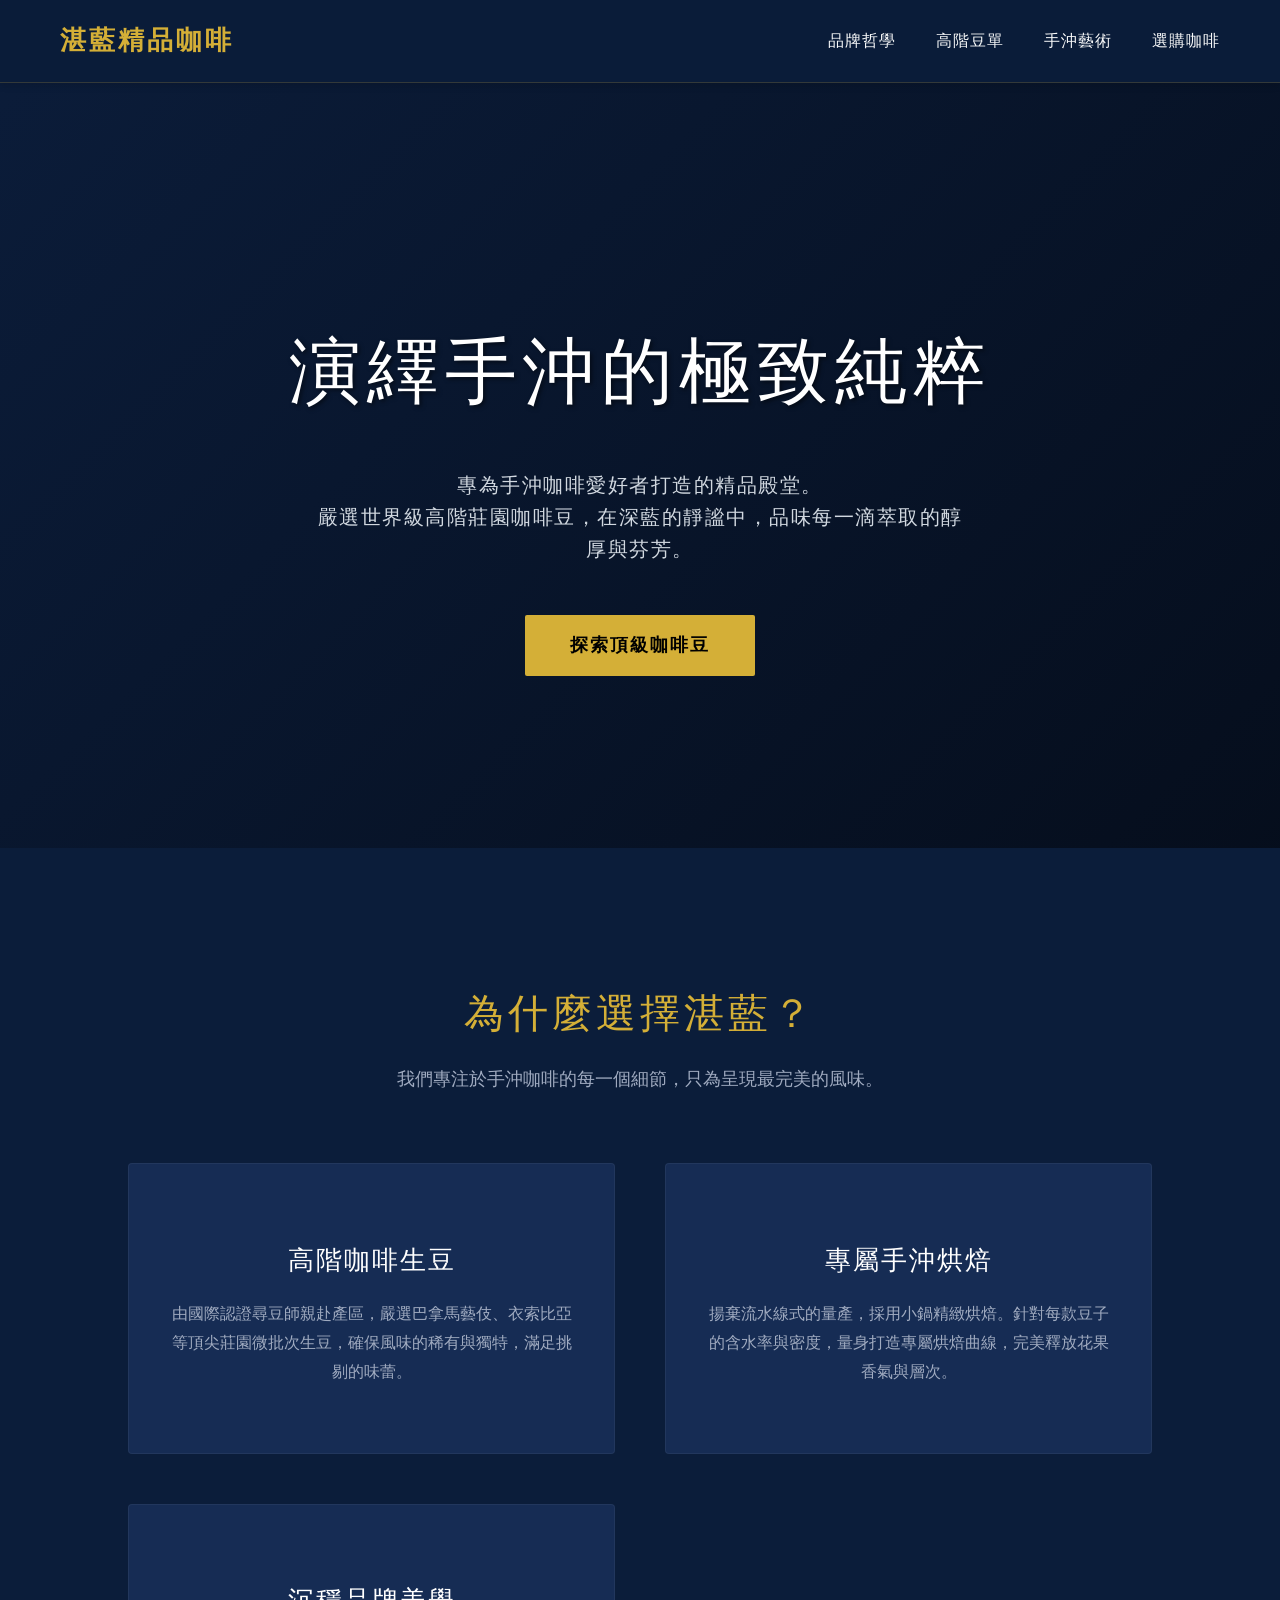
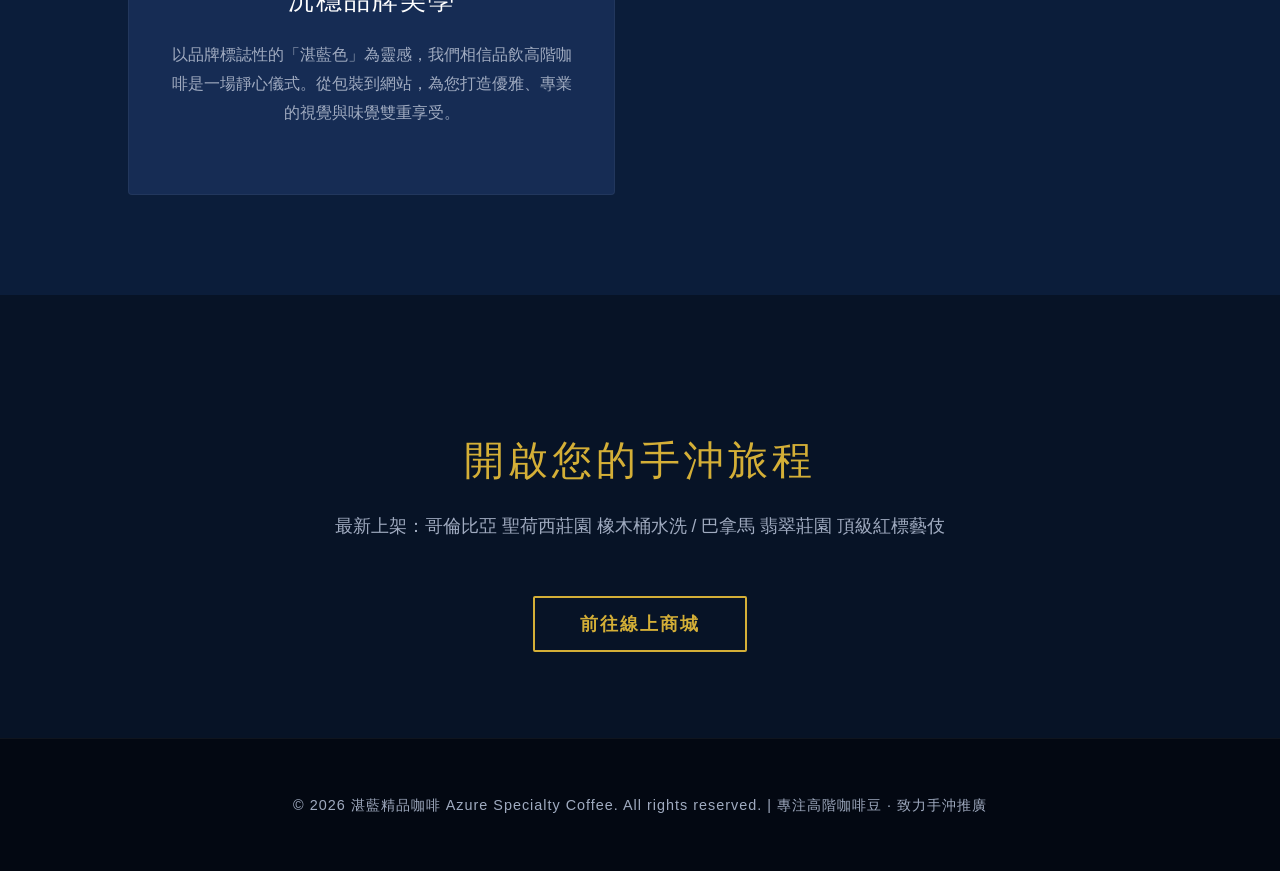
<file: w1/index.html>
<!DOCTYPE html>
<html lang="zh-TW">
<head>
    <meta charset="UTF-8">
    <meta name="viewport" content="width=device-width, initial-scale=1.0">
    <title>湛藍精品咖啡 | 頂級手沖咖啡</title>
    <style>
        :root {
            --primary-blue: #0b1d3a;
            --secondary-blue: #162c54;
            --accent-gold: #d4af37;
            --text-light: #f8f9fa;
            --text-dark: #a0abc0;
        }
        body {
            margin: 0;
            padding: 0;
            font-family: 'Helvetica Neue', Arial, 'Microsoft JhengHei', sans-serif;
            background-color: var(--primary-blue);
            color: var(--text-light);
            line-height: 1.6;
        }
        header {
            display: flex;
            justify-content: space-between;
            align-items: center;
            padding: 20px 60px;
            background-color: rgba(11, 29, 58, 0.98);
            position: sticky;
            top: 0;
            z-index: 1000;
            border-bottom: 1px solid rgba(212, 175, 55, 0.2);
            box-shadow: 0 4px 6px rgba(0,0,0,0.1);
        }
        .logo {
            font-size: 26px;
            font-weight: 700;
            color: var(--accent-gold);
            text-decoration: none;
            letter-spacing: 3px;
            display: flex;
            align-items: center;
            gap: 10px;
        }
        nav {
            display: flex;
            gap: 40px;
        }
        nav a {
            color: var(--text-light);
            text-decoration: none;
            font-size: 16px;
            letter-spacing: 1px;
            transition: color 0.3s ease;
        }
        nav a:hover {
            color: var(--accent-gold);
        }
        .hero {
            height: 85vh;
            display: flex;
            flex-direction: column;
            justify-content: center;
            align-items: center;
            text-align: center;
            background: linear-gradient(135deg, rgba(11,29,58,0.9) 0%, rgba(5,13,26,0.9) 100%), 
                        url('https://images.unsplash.com/photo-1497935586351-b67a49e012bf?ixlib=rb-1.2.1&auto=format&fit=crop&w=1920&q=80') no-repeat center center/cover;
            background-blend-mode: overlay;
            padding: 0 20px;
        }
        .hero h1 {
            font-size: 4.5rem;
            margin-bottom: 20px;
            letter-spacing: 6px;
            color: #ffffff;
            font-weight: 300;
            text-shadow: 2px 2px 4px rgba(0,0,0,0.5);
        }
        .hero p {
            font-size: 1.25rem;
            max-width: 650px;
            color: #d1d8e0;
            margin-bottom: 50px;
            letter-spacing: 1.5px;
        }
        .btn {
            padding: 16px 45px;
            background-color: var(--accent-gold);
            color: #000;
            text-decoration: none;
            font-size: 1.1rem;
            font-weight: bold;
            border-radius: 2px;
            transition: all 0.3s ease;
            letter-spacing: 2px;
        }
        .btn:hover {
            background-color: #fce28b;
            transform: translateY(-3px);
            box-shadow: 0 10px 20px rgba(0,0,0,0.2);
        }
        .section {
            padding: 100px 10%;
        }
        .section-title {
            text-align: center;
            font-size: 2.5rem;
            color: var(--accent-gold);
            margin-bottom: 20px;
            font-weight: 300;
            letter-spacing: 4px;
        }
        .section-subtitle {
            text-align: center;
            color: var(--text-dark);
            margin-bottom: 70px;
            font-size: 1.1rem;
        }
        .features {
            display: grid;
            grid-template-columns: repeat(auto-fit, minmax(320px, 1fr));
            gap: 50px;
        }
        .feature-card {
            background-color: var(--secondary-blue);
            padding: 50px 40px;
            border-radius: 4px;
            text-align: center;
            border: 1px solid rgba(255,255,255,0.05);
            transition: all 0.4s ease;
            position: relative;
            overflow: hidden;
        }
        .feature-card::before {
            content: '';
            position: absolute;
            top: 0; left: 0; width: 100%; height: 3px;
            background-color: var(--accent-gold);
            transform: scaleX(0);
            transition: transform 0.4s ease;
        }
        .feature-card:hover::before {
            transform: scaleX(1);
        }
        .feature-card:hover {
            transform: translateY(-10px);
            box-shadow: 0 15px 30px rgba(0,0,0,0.3);
            border-color: rgba(212, 175, 55, 0.3);
        }
        .feature-card h3 {
            font-size: 1.6rem;
            margin-bottom: 20px;
            color: #fff;
            font-weight: 400;
            letter-spacing: 2px;
        }
        .feature-card p {
            color: var(--text-dark);
            font-size: 1rem;
            line-height: 1.8;
        }
        .shop-section {
            background-color: #071326;
            text-align: center;
        }
        footer {
            text-align: center;
            padding: 40px;
            background-color: #030812;
            color: var(--text-dark);
            font-size: 0.9rem;
            border-top: 1px solid rgba(255,255,255,0.05);
            letter-spacing: 1px;
        }
    </style>
</head>
<body>
    <header>
        <a href="#" class="logo">湛藍精品咖啡</a>
        <nav>
            <a href="#about">品牌哲學</a>
            <a href="#beans">高階豆單</a>
            <a href="#brew">手沖藝術</a>
            <a href="#shop">選購咖啡</a>
        </nav>
    </header>

    <section class="hero">
        <h1>演繹手沖的極致純粹</h1>
        <p>專為手沖咖啡愛好者打造的精品殿堂。<br>嚴選世界級高階莊園咖啡豆，在深藍的靜謐中，品味每一滴萃取的醇厚與芬芳。</p>
        <a href="#shop" class="btn">探索頂級咖啡豆</a>
    </section>

    <section id="about" class="section">
        <h2 class="section-title">為什麼選擇湛藍？</h2>
        <p class="section-subtitle">我們專注於手沖咖啡的每一個細節，只為呈現最完美的風味。</p>
        
        <div class="features">
            <div class="feature-card">
                <h3>高階咖啡生豆</h3>
                <p>由國際認證尋豆師親赴產區，嚴選巴拿馬藝伎、衣索比亞等頂尖莊園微批次生豆，確保風味的稀有與獨特，滿足挑剔的味蕾。</p>
            </div>
            <div class="feature-card">
                <h3>專屬手沖烘焙</h3>
                <p>揚棄流水線式的量產，採用小鍋精緻烘焙。針對每款豆子的含水率與密度，量身打造專屬烘焙曲線，完美釋放花果香氣與層次。</p>
            </div>
            <div class="feature-card">
                <h3>沉穩品牌美學</h3>
                <p>以品牌標誌性的「湛藍色」為靈感，我們相信品飲高階咖啡是一場靜心儀式。從包裝到網站，為您打造優雅、專業的視覺與味覺雙重享受。</p>
            </div>
        </div>
    </section>

    <section id="shop" class="section shop-section">
        <h2 class="section-title">開啟您的手沖旅程</h2>
        <p class="section-subtitle">最新上架：哥倫比亞 聖荷西莊園 橡木桶水洗 / 巴拿馬 翡翠莊園 頂級紅標藝伎</p>
        <a href="#" class="btn" style="background-color: transparent; border: 2px solid var(--accent-gold); color: var(--accent-gold);">前往線上商城</a>
    </section>

    <footer>
        <p>&copy; 2026 湛藍精品咖啡 Azure Specialty Coffee. All rights reserved. | 專注高階咖啡豆 · 致力手沖推廣</p>
    </footer>
</body>
</html>
</file>
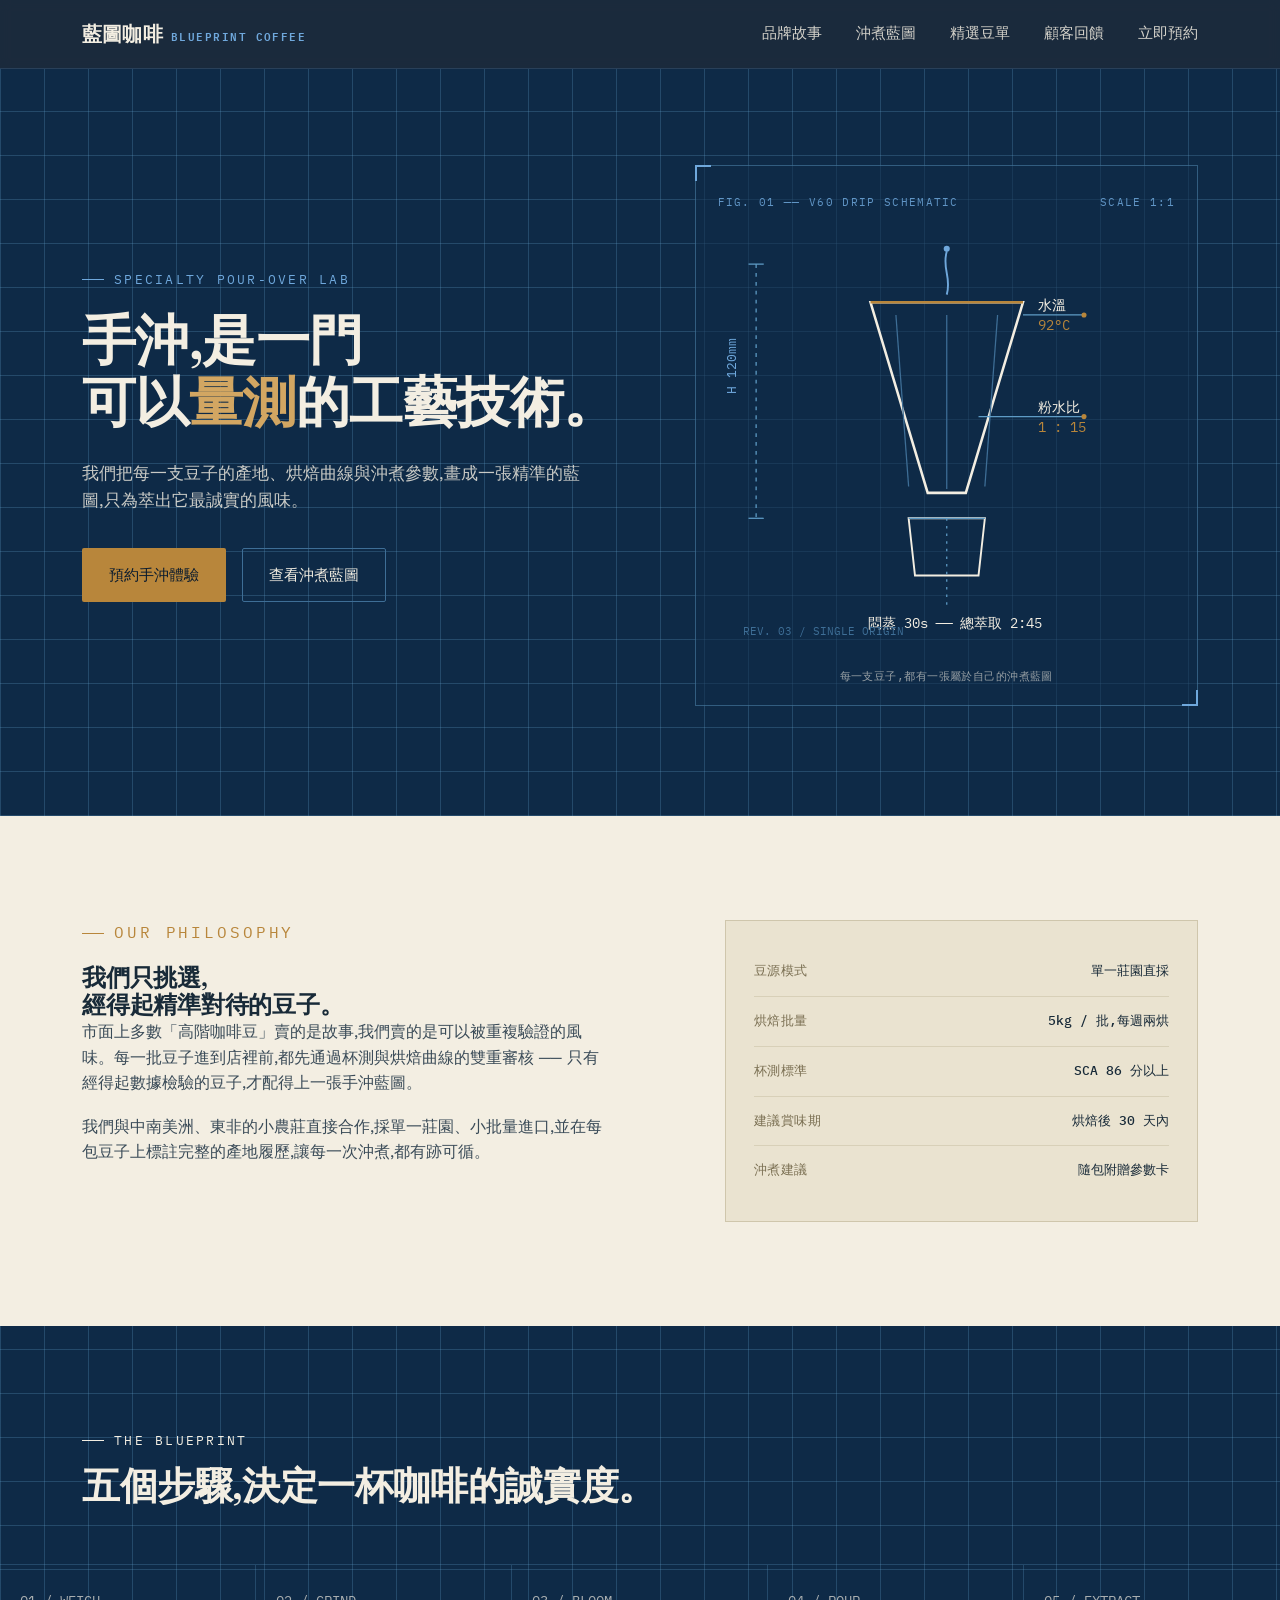
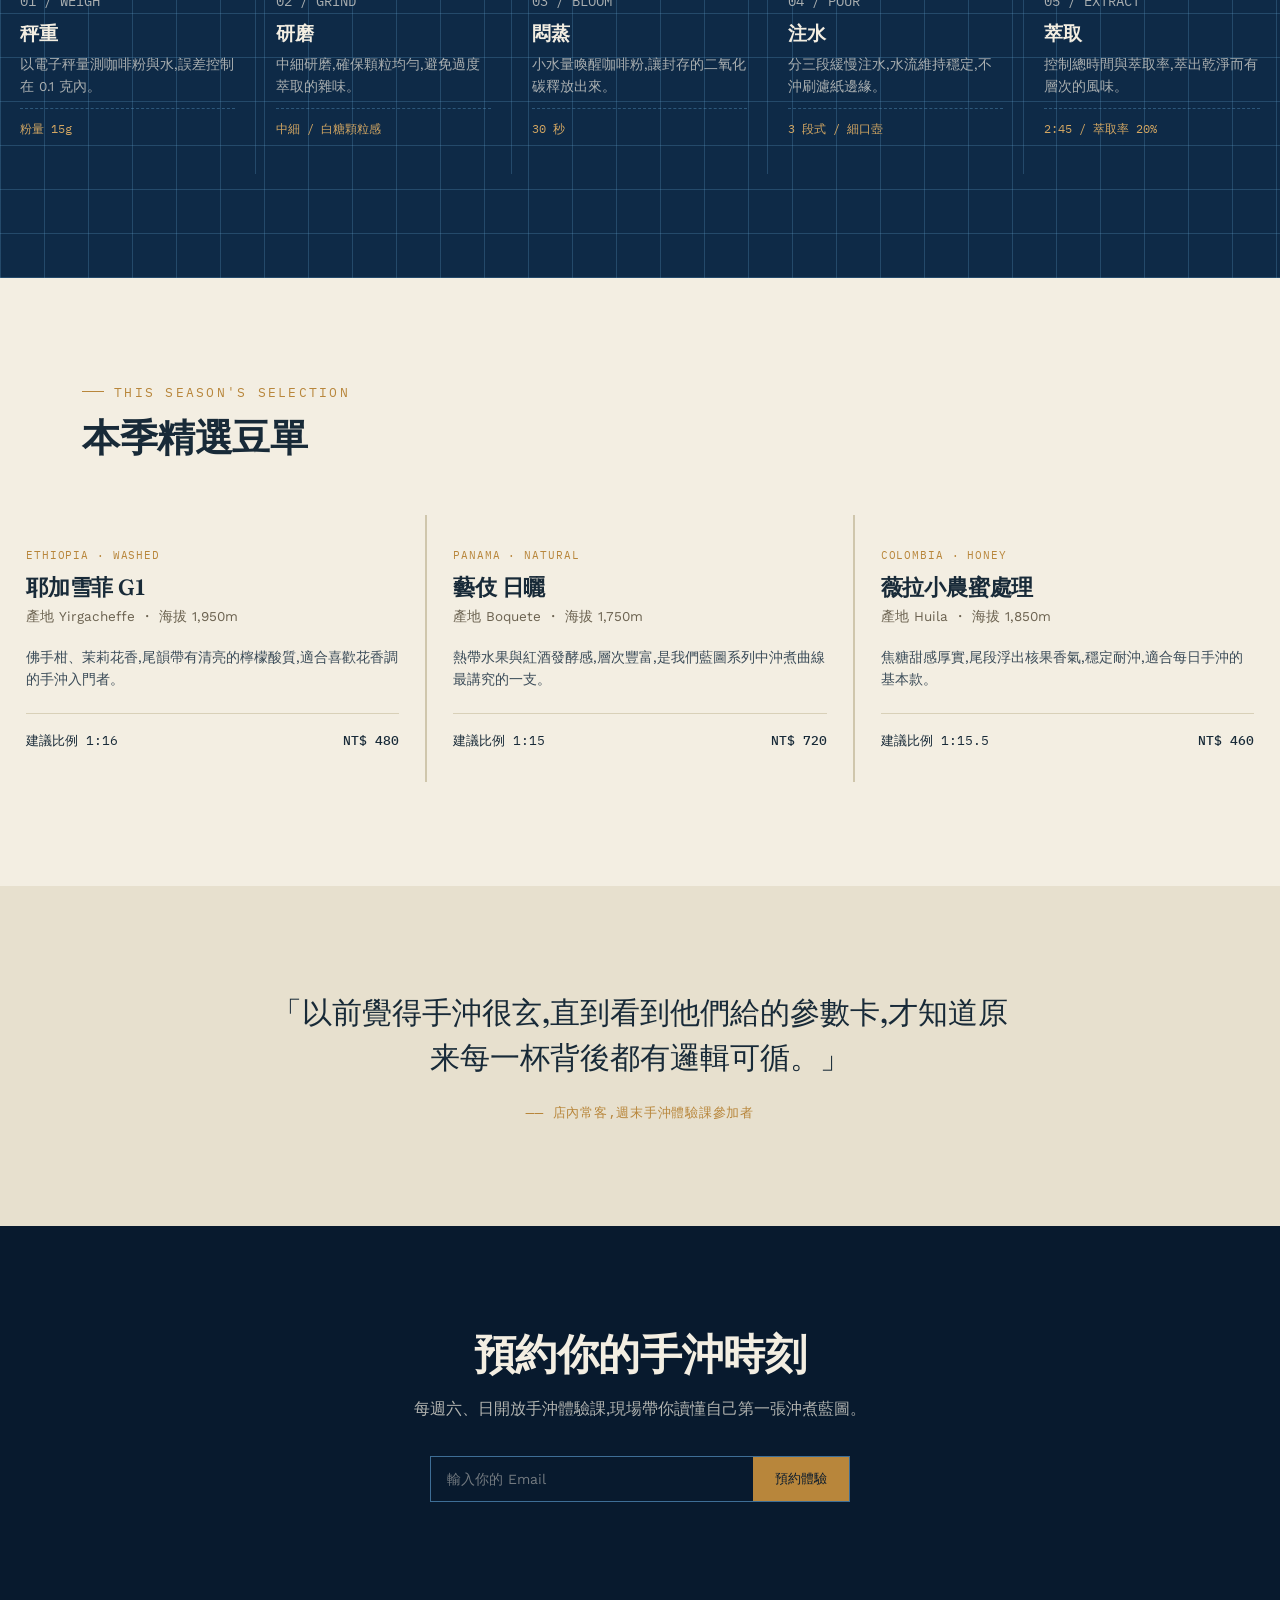
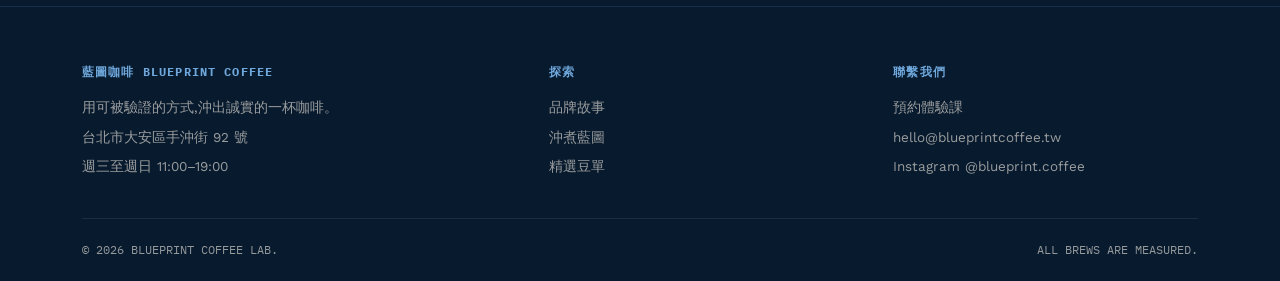
<file: week3/index.html>
<!DOCTYPE html>
<html lang="zh-Hant">
<head>
<meta charset="UTF-8">
<meta name="viewport" content="width=device-width, initial-scale=1.0">
<title>藍圖咖啡 Blueprint Coffee ── 精準手沖,誠實風味</title>
<link rel="preconnect" href="https://fonts.googleapis.com">
<link rel="preconnect" href="https://fonts.gstatic.com" crossorigin>
<link href="https://fonts.googleapis.com/css2?family=Fraunces:opsz,wght@9..144,400;9..144,500;9..144,600;9..144,700&family=Work+Sans:wght@300;400;500;600&family=IBM+Plex+Mono:wght@400;500&display=swap" rel="stylesheet">
<style>
  :root{
    --ink-black:#081A2E;
    --blueprint:#0E2A47;
    --blueprint-line:#3E6E96;
    --blueprint-line-soft:rgba(94,155,197,0.28);
    --paper:#F3EEE2;
    --paper-dim:#E7E0CE;
    --brass:#B8863B;
    --brass-light:#D2A662;
    --sky:#6FA8DC;
    --ink-on-paper:#182A38;
    --max-w:1180px;
  }

  *{margin:0;padding:0;box-sizing:border-box;}
  html{scroll-behavior:smooth;}
  body{
    font-family:'Work Sans', sans-serif;
    background:var(--paper);
    color:var(--ink-on-paper);
    line-height:1.6;
    -webkit-font-smoothing:antialiased;
  }
  a{color:inherit;text-decoration:none;}
  img,svg{display:block;max-width:100%;}
  .container{max-width:var(--max-w);margin:0 auto;padding:0 32px;}
  .eyebrow{
    font-family:'IBM Plex Mono', monospace;
    font-size:12.5px;
    letter-spacing:0.18em;
    text-transform:uppercase;
    display:flex;
    align-items:center;
    gap:10px;
  }
  .eyebrow::before{
    content:"";
    width:22px;height:1px;
    background:currentColor;
    display:inline-block;
  }
  h1,h2,h3{
    font-family:'Fraunces', serif;
    font-weight:600;
    line-height:1.15;
    letter-spacing:-0.01em;
  }
  .btn{
    display:inline-flex;
    align-items:center;
    gap:10px;
    padding:14px 26px;
    border-radius:2px;
    font-family:'Work Sans', sans-serif;
    font-size:15px;
    font-weight:500;
    border:1px solid transparent;
    cursor:pointer;
    transition:transform .25s ease, background .25s ease, border-color .25s ease, color .25s ease;
  }
  .btn:focus-visible{outline:2px solid var(--sky);outline-offset:3px;}
  .btn-primary{background:var(--brass);color:var(--ink-black);}
  .btn-primary:hover{background:var(--brass-light);transform:translateY(-1px);}
  .btn-ghost{border-color:var(--blueprint-line);color:var(--paper);}
  .btn-ghost:hover{border-color:var(--sky);color:var(--sky);}
  .btn-ghost.on-paper{border-color:var(--ink-on-paper);color:var(--ink-on-paper);}
  .btn-ghost.on-paper:hover{border-color:var(--brass);color:var(--brass);}

  /* ---------- NAV ---------- */
  header{
    position:sticky;top:0;z-index:50;
    background:rgba(8,26,46,0.92);
    backdrop-filter:blur(6px);
    border-bottom:1px solid rgba(94,155,197,0.2);
  }
  nav{
    max-width:var(--max-w);margin:0 auto;padding:18px 32px;
    display:flex;align-items:center;justify-content:space-between;
    color:var(--paper);
  }
  .logo{
    font-family:'Fraunces', serif;
    font-size:20px;font-weight:600;letter-spacing:0.01em;
    color:var(--paper);display:flex;align-items:baseline;gap:8px;
  }
  .logo span{
    font-family:'IBM Plex Mono', monospace;
    font-size:10.5px;letter-spacing:0.14em;color:var(--sky);
  }
  .nav-links{display:flex;gap:34px;font-size:14.5px;}
  .nav-links a{opacity:0.85;transition:opacity .2s;}
  .nav-links a:hover{opacity:1;color:var(--sky);}
  .nav-toggle{display:none;background:none;border:none;color:var(--paper);font-size:24px;cursor:pointer;}

  @media (max-width:860px){
    .nav-links{
      position:absolute;top:100%;left:0;right:0;
      background:var(--ink-black);
      flex-direction:column;gap:0;
      max-height:0;overflow:hidden;
      transition:max-height .3s ease;
    }
    .nav-links.open{max-height:320px;}
    .nav-links a{padding:16px 32px;border-top:1px solid rgba(94,155,197,0.15);}
    .nav-toggle{display:block;}
  }

  /* ---------- HERO ---------- */
  .hero{
    background:
      repeating-linear-gradient(0deg, var(--blueprint-line-soft) 0, var(--blueprint-line-soft) 1px, transparent 1px, transparent 44px),
      repeating-linear-gradient(90deg, var(--blueprint-line-soft) 0, var(--blueprint-line-soft) 1px, transparent 1px, transparent 44px),
      var(--blueprint);
    color:var(--paper);
    padding:96px 0 110px;
    position:relative;
    overflow:hidden;
  }
  .hero-grid{
    max-width:var(--max-w);margin:0 auto;padding:0 32px;
    display:grid;grid-template-columns:1.05fr 0.95fr;gap:56px;align-items:center;
  }
  .hero h1{font-size:clamp(34px,4.6vw,54px);margin:20px 0 26px;color:var(--paper);}
  .hero h1 em{font-style:normal;color:var(--brass-light);}
  .hero p.lede{font-size:17px;max-width:46ch;color:rgba(243,238,226,0.82);margin-bottom:34px;}
  .hero-cta{display:flex;gap:16px;flex-wrap:wrap;}
  .hero-eyebrow{color:var(--sky);margin-bottom:6px;}

  .blueprint-plate{
    position:relative;
    border:1px solid rgba(94,155,197,0.45);
    background:rgba(15,42,71,0.55);
    padding:28px 22px 20px;
  }
  .blueprint-plate::before,.blueprint-plate::after,
  .plate-corner-tl,.plate-corner-br{
    content:"";position:absolute;width:14px;height:14px;
    border-color:var(--sky);
  }
  .blueprint-plate::before{top:-1px;left:-1px;border-top:2px solid var(--sky);border-left:2px solid var(--sky);}
  .blueprint-plate::after{bottom:-1px;right:-1px;border-bottom:2px solid var(--sky);border-right:2px solid var(--sky);}
  .plate-label{
    font-family:'IBM Plex Mono', monospace;font-size:11px;letter-spacing:0.12em;
    color:var(--sky);display:flex;justify-content:space-between;margin-bottom:14px;opacity:0.85;
  }
  .plate-caption{
    font-family:'IBM Plex Mono', monospace;font-size:11px;color:rgba(243,238,226,0.6);
    text-align:center;margin-top:10px;letter-spacing:0.04em;
  }

  @media (max-width:900px){
    .hero-grid{grid-template-columns:1fr;}
    .hero{padding:64px 0 76px;}
  }

  /* ---------- SECTION SHARED ---------- */
  section{padding:104px 0;}
  .section-head{max-width:640px;margin-bottom:56px;}
  .section-head h2{font-size:clamp(26px,3.2vw,38px);margin-top:14px;}
  .on-dark{background:var(--ink-black);color:var(--paper);}
  .on-dark .eyebrow{color:var(--sky);}
  .on-paper .eyebrow{color:var(--brass);}

  /* ---------- ABOUT / SPEC SHEET ---------- */
  .about-grid{display:grid;grid-template-columns:1.1fr 0.9fr;gap:64px;align-items:start;}
  .about-grid p{font-size:16px;color:#3a4b58;max-width:52ch;margin-bottom:18px;}
  .spec-sheet{border:1px solid #cfc6ac;background:#EAE3D0;padding:26px 28px;}
  .spec-row{
    display:flex;justify-content:space-between;gap:20px;
    padding:14px 0;border-bottom:1px solid #d8d0b8;
    font-family:'IBM Plex Mono', monospace;font-size:13px;
  }
  .spec-row:last-child{border-bottom:none;}
  .spec-row dt{color:#7a6f52;letter-spacing:0.04em;}
  .spec-row dd{font-weight:500;color:var(--ink-on-paper);text-align:right;}

  @media (max-width:860px){ .about-grid{grid-template-columns:1fr;} }

  /* ---------- PROCESS BLUEPRINT ---------- */
  .process{
    background:
      repeating-linear-gradient(0deg, var(--blueprint-line-soft) 0, var(--blueprint-line-soft) 1px, transparent 1px, transparent 44px),
      repeating-linear-gradient(90deg, var(--blueprint-line-soft) 0, var(--blueprint-line-soft) 1px, transparent 1px, transparent 44px),
      var(--blueprint);
    color:var(--paper);
  }
  .steps{
    display:grid;grid-template-columns:repeat(5,1fr);gap:0;
    border-top:1px solid var(--blueprint-line-soft);
  }
  .step{
    padding:26px 20px;border-right:1px solid var(--blueprint-line-soft);position:relative;
  }
  .step:last-child{border-right:none;}
  .step-index{font-family:'IBM Plex Mono', monospace;font-size:12px;color:var(--sky);margin-bottom:14px;}
  .step h3{font-size:19px;color:var(--paper);margin-bottom:10px;font-weight:600;}
  .step p{font-size:13.5px;color:rgba(243,238,226,0.68);margin-bottom:10px;}
  .step .metric{
    font-family:'IBM Plex Mono', monospace;font-size:12px;color:var(--brass-light);
    border-top:1px dashed rgba(94,155,197,0.4);padding-top:10px;
  }
  @media (max-width:960px){
    .steps{grid-template-columns:1fr 1fr;}
    .step{border-right:1px solid var(--blueprint-line-soft);border-bottom:1px solid var(--blueprint-line-soft);}
    .step:nth-child(2n){border-right:none;}
  }
  @media (max-width:560px){
    .steps{grid-template-columns:1fr;}
    .step{border-right:none;}
  }

  /* ---------- BEANS ---------- */
  .bean-grid{display:grid;grid-template-columns:repeat(3,1fr);gap:2px;background:#cfc6ac;}
  .bean-card{
    background:var(--paper);padding:32px 26px;position:relative;
    display:flex;flex-direction:column;height:100%;
  }
  .bean-tag{
    font-family:'IBM Plex Mono', monospace;font-size:11px;color:var(--brass);
    letter-spacing:0.08em;margin-bottom:10px;
  }
  .bean-card h3{font-size:22px;margin-bottom:6px;}
  .bean-origin{font-size:13.5px;color:#6b6250;margin-bottom:18px;}
  .bean-notes{font-size:14px;color:#3a4b58;margin-bottom:22px;flex-grow:1;}
  .bean-meta{
    display:flex;justify-content:space-between;align-items:center;
    border-top:1px solid #d8d0b8;padding-top:16px;
    font-family:'IBM Plex Mono', monospace;font-size:12.5px;
  }
  .bean-price{color:var(--ink-on-paper);font-weight:500;}
  @media (max-width:900px){ .bean-grid{grid-template-columns:1fr 1fr;} }
  @media (max-width:600px){ .bean-grid{grid-template-columns:1fr;} }

  /* ---------- QUOTE ---------- */
  .quote-section{background:var(--paper-dim);}
  .quote-wrap{max-width:760px;margin:0 auto;text-align:center;}
  blockquote{
    font-family:'Fraunces', serif;font-size:clamp(22px,2.6vw,30px);
    font-weight:500;line-height:1.5;color:var(--ink-on-paper);margin-bottom:22px;
  }
  .quote-attr{font-family:'IBM Plex Mono', monospace;font-size:12.5px;color:var(--brass);letter-spacing:0.06em;}

  /* ---------- CTA / FOOTER ---------- */
  .cta-section{background:var(--ink-black);color:var(--paper);text-align:center;}
  .cta-section h2{font-size:clamp(28px,3.6vw,42px);margin-bottom:18px;}
  .cta-section p{color:rgba(243,238,226,0.72);max-width:48ch;margin:0 auto 34px;}
  .cta-form{
    display:flex;max-width:420px;margin:0 auto;gap:0;border:1px solid var(--blueprint-line);
  }
  .cta-form input{
    flex:1;background:transparent;border:none;padding:14px 16px;
    color:var(--paper);font-family:'Work Sans', sans-serif;font-size:14px;
  }
  .cta-form input::placeholder{color:rgba(243,238,226,0.45);}
  .cta-form input:focus{outline:none;}
  .cta-form button{
    background:var(--brass);color:var(--ink-black);border:none;
    padding:0 22px;font-weight:500;cursor:pointer;font-family:'Work Sans', sans-serif;
    transition:background .2s;
  }
  .cta-form button:hover{background:var(--brass-light);}

  footer{background:var(--ink-black);border-top:1px solid rgba(94,155,197,0.18);color:rgba(243,238,226,0.6);}
  .footer-grid{
    display:grid;grid-template-columns:1.4fr 1fr 1fr;gap:40px;padding:56px 0 32px;
    font-size:13.5px;
  }
  .footer-grid h4{
    font-family:'IBM Plex Mono', monospace;font-size:11.5px;letter-spacing:0.1em;
    color:var(--sky);margin-bottom:16px;text-transform:uppercase;
  }
  .footer-grid p, .footer-grid a{display:block;margin-bottom:8px;color:rgba(243,238,226,0.62);}
  .footer-grid a:hover{color:var(--paper);}
  .footer-bottom{
    border-top:1px solid rgba(94,155,197,0.15);padding:22px 0;
    font-family:'IBM Plex Mono', monospace;font-size:11.5px;
    display:flex;justify-content:space-between;flex-wrap:wrap;gap:10px;
  }
  @media (max-width:700px){ .footer-grid{grid-template-columns:1fr;} }

  /* ---------- REVEAL ---------- */
  .reveal{opacity:0;transform:translateY(18px);transition:opacity .7s ease, transform .7s ease;}
  .reveal.in{opacity:1;transform:translateY(0);}
  @media (prefers-reduced-motion: reduce){
    .reveal{opacity:1;transform:none;transition:none;}
    html{scroll-behavior:auto;}
  }
</style>
</head>
<body>

<header>
  <nav>
    <a href="#top" class="logo">藍圖咖啡<span>BLUEPRINT COFFEE</span></a>
    <button class="nav-toggle" id="navToggle" aria-label="開啟選單" aria-expanded="false">☰</button>
    <div class="nav-links" id="navLinks">
      <a href="#about">品牌故事</a>
      <a href="#process">沖煮藍圖</a>
      <a href="#beans">精選豆單</a>
      <a href="#quote">顧客回饋</a>
      <a href="#cta">立即預約</a>
    </div>
  </nav>
</header>

<section class="hero" id="top">
  <div class="hero-grid">
    <div>
      <p class="eyebrow hero-eyebrow">SPECIALTY POUR-OVER LAB</p>
      <h1>手沖,是一門<br>可以<em>量測</em>的工藝技術。</h1>
      <p class="lede">我們把每一支豆子的產地、烘焙曲線與沖煮參數,畫成一張精準的藍圖,只為萃出它最誠實的風味。</p>
      <div class="hero-cta">
        <a href="#cta" class="btn btn-primary">預約手沖體驗</a>
        <a href="#process" class="btn btn-ghost">查看沖煮藍圖</a>
      </div>
    </div>

    <div class="blueprint-plate reveal">
      <div class="plate-label"><span>FIG. 01 ── V60 DRIP SCHEMATIC</span><span>SCALE 1:1</span></div>
      <svg viewBox="0 0 360 340" xmlns="http://www.w3.org/2000/svg" role="img" aria-label="V60 手沖濾杯示意圖,標註水溫、粉水比、悶蒸與總萃取時間">
        <!-- dimension lines -->
        <line x1="30" y1="30" x2="30" y2="230" stroke="#5E9BC5" stroke-width="1" stroke-dasharray="3 4"/>
        <line x1="24" y1="30" x2="36" y2="30" stroke="#5E9BC5" stroke-width="1"/>
        <line x1="24" y1="230" x2="36" y2="230" stroke="#5E9BC5" stroke-width="1"/>
        <text x="14" y="132" fill="#6FA8DC" font-size="10" font-family="IBM Plex Mono, monospace" transform="rotate(-90 14 132)">H 120mm</text>

        <!-- dripper cone -->
        <path d="M120 60 L240 60 L195 210 L165 210 Z" fill="none" stroke="#F3EEE2" stroke-width="2"/>
        <path d="M120 60 L240 60" stroke="#B8863B" stroke-width="2"/>
        <!-- ribs -->
        <line x1="140" y1="70" x2="150" y2="205" stroke="#3E6E96" stroke-width="1"/>
        <line x1="180" y1="70" x2="180" y2="207" stroke="#3E6E96" stroke-width="1"/>
        <line x1="220" y1="70" x2="210" y2="205" stroke="#3E6E96" stroke-width="1"/>

        <!-- server -->
        <path d="M150 230 L210 230 L205 275 L155 275 Z" fill="none" stroke="#F3EEE2" stroke-width="1.5"/>
        <line x1="150" y1="230" x2="210" y2="230" stroke="#5E9BC5" stroke-width="1"/>

        <!-- pour line + droplets -->
        <path d="M180 20 C176 34, 184 40, 180 54" stroke="#6FA8DC" stroke-width="1.5" fill="none"/>
        <circle cx="180" cy="18" r="2.4" fill="#6FA8DC"/>

        <!-- annotation callouts -->
        <line x1="240" y1="70" x2="288" y2="70" stroke="#5E9BC5" stroke-width="1"/>
        <circle cx="288" cy="70" r="2" fill="#B8863B"/>
        <text x="252" y="66" fill="#F3EEE2" font-size="11" font-family="IBM Plex Mono, monospace">水溫</text>
        <text x="252" y="82" fill="#B8863B" font-size="11" font-family="IBM Plex Mono, monospace">92°C</text>

        <line x1="205" y1="150" x2="288" y2="150" stroke="#5E9BC5" stroke-width="1"/>
        <circle cx="288" cy="150" r="2" fill="#B8863B"/>
        <text x="252" y="146" fill="#F3EEE2" font-size="11" font-family="IBM Plex Mono, monospace">粉水比</text>
        <text x="252" y="162" fill="#B8863B" font-size="11" font-family="IBM Plex Mono, monospace">1 : 15</text>

        <line x1="180" y1="230" x2="180" y2="300" stroke="#5E9BC5" stroke-width="1" stroke-dasharray="2 4"/>
        <text x="118" y="316" fill="#F3EEE2" font-size="11" font-family="IBM Plex Mono, monospace">悶蒸 30s ── 總萃取 2:45</text>

        <!-- corner tick -->
        <text x="20" y="322" fill="#3E6E96" font-size="9" font-family="IBM Plex Mono, monospace">REV. 03 / SINGLE ORIGIN</text>
      </svg>
      <p class="plate-caption">每一支豆子,都有一張屬於自己的沖煮藍圖</p>
    </div>
  </div>
</section>

<section class="on-paper" id="about">
  <div class="container">
    <div class="about-grid">
      <div class="reveal">
        <p class="eyebrow">OUR PHILOSOPHY</p>
        <h2>我們只挑選,<br>經得起精準對待的豆子。</h2>
        <p>市面上多數「高階咖啡豆」賣的是故事,我們賣的是可以被重複驗證的風味。每一批豆子進到店裡前,都先通過杯測與烘焙曲線的雙重審核 ── 只有經得起數據檢驗的豆子,才配得上一張手沖藍圖。</p>
        <p>我們與中南美洲、東非的小農莊直接合作,採單一莊園、小批量進口,並在每包豆子上標註完整的產地履歷,讓每一次沖煮,都有跡可循。</p>
      </div>
      <dl class="spec-sheet reveal">
        <div class="spec-row"><dt>豆源模式</dt><dd>單一莊園直採</dd></div>
        <div class="spec-row"><dt>烘焙批量</dt><dd>5kg / 批,每週兩烘</dd></div>
        <div class="spec-row"><dt>杯測標準</dt><dd>SCA 86 分以上</dd></div>
        <div class="spec-row"><dt>建議賞味期</dt><dd>烘焙後 30 天內</dd></div>
        <div class="spec-row"><dt>沖煮建議</dt><dd>隨包附贈參數卡</dd></div>
      </dl>
    </div>
  </div>
</section>

<section class="process" id="process">
  <div class="container">
    <div class="section-head reveal">
      <p class="eyebrow">THE BLUEPRINT</p>
      <h2>五個步驟,決定一杯咖啡的誠實度。</h2>
    </div>
  </div>
  <div class="steps reveal">
    <div class="step">
      <p class="step-index">01 / WEIGH</p>
      <h3>秤重</h3>
      <p>以電子秤量測咖啡粉與水,誤差控制在 0.1 克內。</p>
      <p class="metric">粉量 15g</p>
    </div>
    <div class="step">
      <p class="step-index">02 / GRIND</p>
      <h3>研磨</h3>
      <p>中細研磨,確保顆粒均勻,避免過度萃取的雜味。</p>
      <p class="metric">中細 / 白糖顆粒感</p>
    </div>
    <div class="step">
      <p class="step-index">03 / BLOOM</p>
      <h3>悶蒸</h3>
      <p>小水量喚醒咖啡粉,讓封存的二氧化碳釋放出來。</p>
      <p class="metric">30 秒</p>
    </div>
    <div class="step">
      <p class="step-index">04 / POUR</p>
      <h3>注水</h3>
      <p>分三段緩慢注水,水流維持穩定,不沖刷濾紙邊緣。</p>
      <p class="metric">3 段式 / 細口壺</p>
    </div>
    <div class="step">
      <p class="step-index">05 / EXTRACT</p>
      <h3>萃取</h3>
      <p>控制總時間與萃取率,萃出乾淨而有層次的風味。</p>
      <p class="metric">2:45 / 萃取率 20%</p>
    </div>
  </div>
</section>

<section class="on-paper" id="beans">
  <div class="container">
    <div class="section-head reveal">
      <p class="eyebrow">THIS SEASON'S SELECTION</p>
      <h2>本季精選豆單</h2>
    </div>
  </div>
  <div class="bean-grid reveal">
    <div class="bean-card">
      <p class="bean-tag">ETHIOPIA · WASHED</p>
      <h3>耶加雪菲 G1</h3>
      <p class="bean-origin">產地 Yirgacheffe ・ 海拔 1,950m</p>
      <p class="bean-notes">佛手柑、茉莉花香,尾韻帶有清亮的檸檬酸質,適合喜歡花香調的手沖入門者。</p>
      <div class="bean-meta"><span>建議比例 1:16</span><span class="bean-price">NT$ 480</span></div>
    </div>
    <div class="bean-card">
      <p class="bean-tag">PANAMA · NATURAL</p>
      <h3>藝伎 日曬</h3>
      <p class="bean-origin">產地 Boquete ・ 海拔 1,750m</p>
      <p class="bean-notes">熱帶水果與紅酒發酵感,層次豐富,是我們藍圖系列中沖煮曲線最講究的一支。</p>
      <div class="bean-meta"><span>建議比例 1:15</span><span class="bean-price">NT$ 720</span></div>
    </div>
    <div class="bean-card">
      <p class="bean-tag">COLOMBIA · HONEY</p>
      <h3>薇拉小農蜜處理</h3>
      <p class="bean-origin">產地 Huila ・ 海拔 1,850m</p>
      <p class="bean-notes">焦糖甜感厚實,尾段浮出核果香氣,穩定耐沖,適合每日手沖的基本款。</p>
      <div class="bean-meta"><span>建議比例 1:15.5</span><span class="bean-price">NT$ 460</span></div>
    </div>
  </div>
</section>

<section class="quote-section" id="quote">
  <div class="container">
    <div class="quote-wrap reveal">
      <blockquote>「以前覺得手沖很玄,直到看到他們給的參數卡,才知道原来每一杯背後都有邏輯可循。」</blockquote>
      <p class="quote-attr">── 店內常客,週末手沖體驗課參加者</p>
    </div>
  </div>
</section>

<section class="cta-section" id="cta">
  <div class="container">
    <h2 class="reveal">預約你的手沖時刻</h2>
    <p class="reveal">每週六、日開放手沖體驗課,現場帶你讀懂自己第一張沖煮藍圖。</p>
    <form class="cta-form reveal" onsubmit="event.preventDefault(); this.querySelector('button').textContent='已收到,我們會盡快聯繫';">
      <input type="email" placeholder="輸入你的 Email" required aria-label="Email">
      <button type="submit">預約體驗</button>
    </form>
  </div>
</section>

<footer>
  <div class="container">
    <div class="footer-grid">
      <div>
        <h4>藍圖咖啡 BLUEPRINT COFFEE</h4>
        <p>用可被驗證的方式,沖出誠實的一杯咖啡。</p>
        <p>台北市大安區手沖街 92 號</p>
        <p>週三至週日 11:00–19:00</p>
      </div>
      <div>
        <h4>探索</h4>
        <a href="#about">品牌故事</a>
        <a href="#process">沖煮藍圖</a>
        <a href="#beans">精選豆單</a>
      </div>
      <div>
        <h4>聯繫我們</h4>
        <a href="#cta">預約體驗課</a>
        <a href="mailto:hello@blueprintcoffee.tw">hello@blueprintcoffee.tw</a>
        <a href="#top">Instagram @blueprint.coffee</a>
      </div>
    </div>
    <div class="footer-bottom">
      <span>© 2026 BLUEPRINT COFFEE LAB.</span>
      <span>ALL BREWS ARE MEASURED.</span>
    </div>
  </div>
</footer>

<script>
  // mobile nav toggle
  const navToggle = document.getElementById('navToggle');
  const navLinks = document.getElementById('navLinks');
  navToggle.addEventListener('click', () => {
    const isOpen = navLinks.classList.toggle('open');
    navToggle.setAttribute('aria-expanded', isOpen);
  });
  navLinks.querySelectorAll('a').forEach(a => a.addEventListener('click', () => {
    navLinks.classList.remove('open');
    navToggle.setAttribute('aria-expanded', 'false');
  }));

  // scroll reveal
  const prefersReduced = window.matchMedia('(prefers-reduced-motion: reduce)').matches;
  if (!prefersReduced && 'IntersectionObserver' in window) {
    const io = new IntersectionObserver((entries) => {
      entries.forEach(entry => {
        if (entry.isIntersecting) {
          entry.target.classList.add('in');
          io.unobserve(entry.target);
        }
      });
    }, { threshold: 0.15 });
    document.querySelectorAll('.reveal').forEach(el => io.observe(el));
  } else {
    document.querySelectorAll('.reveal').forEach(el => el.classList.add('in'));
  }
</script>

</body>
</html>
</file>
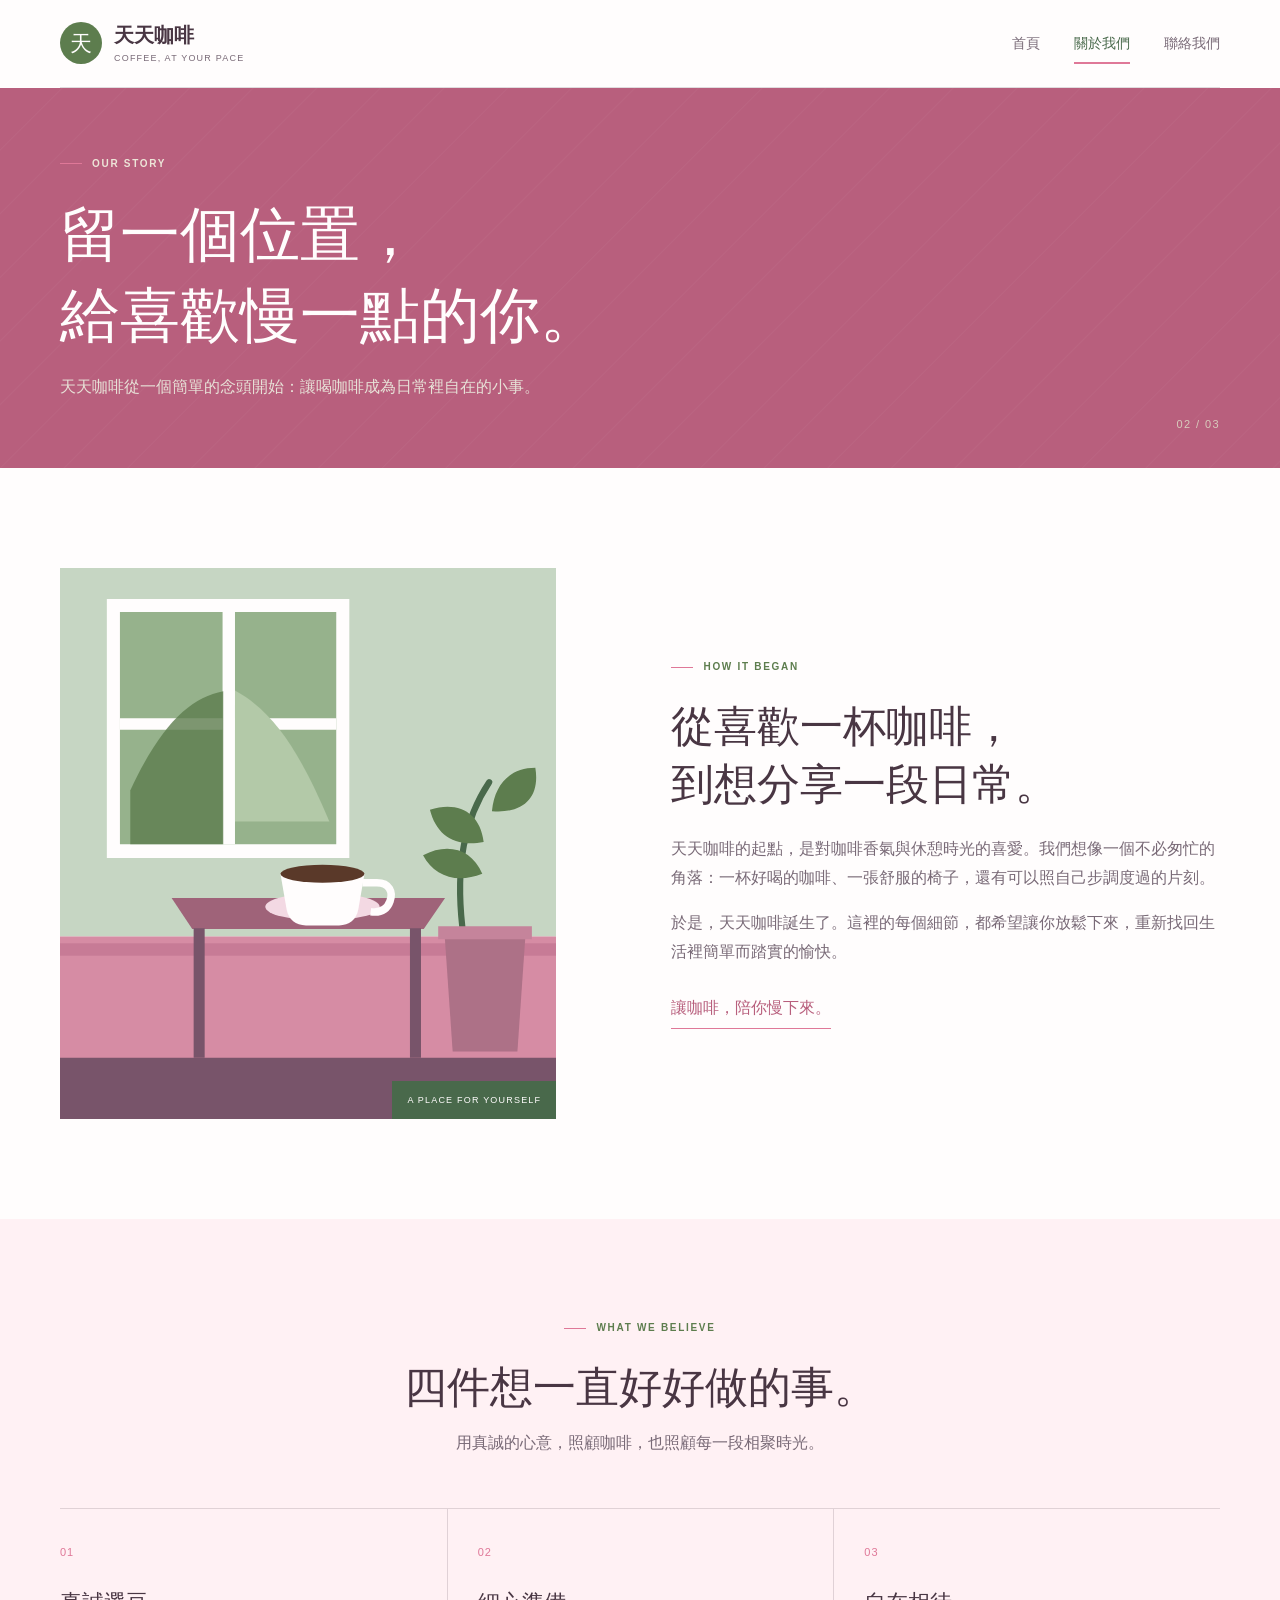
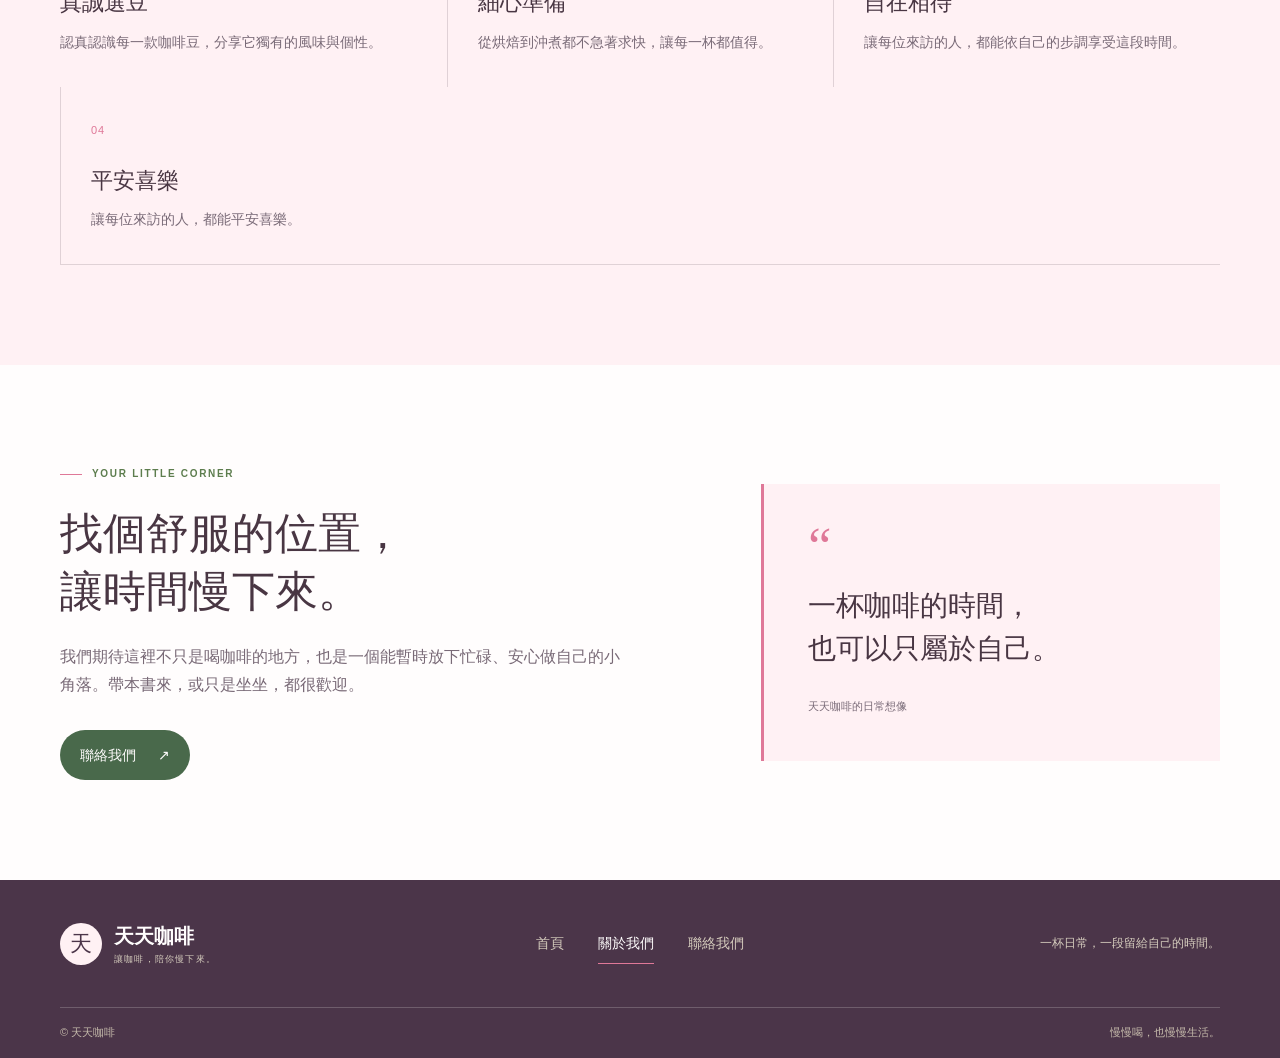
<file: pages/about.html>
<!doctype html>
<html lang="zh-Hant">
<head>
  <meta charset="utf-8">
  <meta name="viewport" content="width=device-width, initial-scale=1">
  <meta name="description" content="認識天天咖啡的品牌故事、經營理念，以及我們期待打造的自在空間。">
  <title>關於我們｜天天咖啡</title>
  <link rel="stylesheet" href="assets/css/site.css">
  <script src="assets/js/site.js" defer></script>
</head>
<body>
  <a class="skip-link" href="#main">跳至主要內容</a>
  <header class="site-header">
    <div class="container header-inner">
      <a class="brand" href="index.html" aria-label="天天咖啡首頁">
        <span class="brand-mark" aria-hidden="true">天</span>
        <span class="brand-copy"><strong>天天咖啡</strong><small>COFFEE, AT YOUR PACE</small></span>
      </a>
      <button class="menu-toggle" type="button" aria-expanded="false" aria-controls="primary-nav" aria-label="開啟導覽選單">
        <span></span><span></span>
      </button>
      <nav class="primary-nav" id="primary-nav" aria-label="主要導覽">
        <a href="index.html">首頁</a>
        <a href="about.html" aria-current="page">關於我們</a>
        <a href="contact.html">聯絡我們</a>
      </nav>
    </div>
  </header>

  <main id="main">
    <section class="page-hero page-hero-about">
      <div class="container page-hero-inner">
        <p class="eyebrow"><span></span> OUR STORY</p>
        <h1>留一個位置，<br>給喜歡慢一點的你。</h1>
        <p>天天咖啡從一個簡單的念頭開始：讓喝咖啡成為日常裡自在的小事。</p>
        <span class="page-count">02 / 03</span>
      </div>
    </section>

    <section class="story-section section-pad">
      <div class="container story-grid">
        <div class="story-image-wrap">
          <img src="assets/images/cafe-space.svg" alt="窗邊座位、咖啡杯與植栽的空間插畫">
          <span class="image-caption">A PLACE FOR YOURSELF</span>
        </div>
        <div class="story-copy">
          <p class="eyebrow eyebrow-dark"><span></span> HOW IT BEGAN</p>
          <h2>從喜歡一杯咖啡，<br>到想分享一段日常。</h2>
          <p>天天咖啡的起點，是對咖啡香氣與休憩時光的喜愛。我們想像一個不必匆忙的角落：一杯好喝的咖啡、一張舒服的椅子，還有可以照自己步調度過的片刻。</p>
          <p>於是，天天咖啡誕生了。這裡的每個細節，都希望讓你放鬆下來，重新找回生活裡簡單而踏實的愉快。</p>
          <span class="signature-line">讓咖啡，陪你慢下來。</span>
        </div>
      </div>
    </section>

    <section class="values-section section-pad">
      <div class="container">
        <div class="section-heading section-heading-centered">
          <p class="eyebrow eyebrow-dark"><span></span> WHAT WE BELIEVE</p>
          <h2>四件想一直好好做的事。</h2>
          <p>用真誠的心意，照顧咖啡，也照顧每一段相聚時光。</p>
        </div>
        <div class="values-grid">
          <article class="value-card"><span class="value-mark">01</span><h3>真誠選豆</h3><p>認真認識每一款咖啡豆，分享它獨有的風味與個性。</p></article>
          <article class="value-card"><span class="value-mark">02</span><h3>細心準備</h3><p>從烘焙到沖煮都不急著求快，讓每一杯都值得。</p></article>
          <article class="value-card"><span class="value-mark">03</span><h3>自在相待</h3><p>讓每位來訪的人，都能依自己的步調享受這段時間。</p></article>
          <article class="value-card"><span class="value-mark">04</span><h3>平安喜樂</h3><p>讓每位來訪的人，都能平安喜樂。</p></article>
        </div>
      </div>
    </section>

    <section class="environment-section section-pad">
      <div class="container environment-grid">
        <div class="environment-copy">
          <p class="eyebrow eyebrow-dark"><span></span> YOUR LITTLE CORNER</p>
          <h2>找個舒服的位置，<br>讓時間慢下來。</h2>
          <p>我們期待這裡不只是喝咖啡的地方，也是一個能暫時放下忙碌、安心做自己的小角落。帶本書來，或只是坐坐，都很歡迎。</p>
          <a class="button button-primary" href="contact.html">聯絡我們 <span aria-hidden="true">↗</span></a>
        </div>
        <div class="environment-note"><span aria-hidden="true">“</span><p>一杯咖啡的時間，<br>也可以只屬於自己。</p><small>天天咖啡的日常想像</small></div>
      </div>
    </section>
  </main>

  <footer class="site-footer">
    <div class="container footer-main">
      <a class="brand brand-footer" href="index.html" aria-label="天天咖啡首頁">
        <span class="brand-mark" aria-hidden="true">天</span>
        <span class="brand-copy"><strong>天天咖啡</strong><small>讓咖啡，陪你慢下來。</small></span>
      </a>
      <nav class="footer-nav" aria-label="頁尾導覽">
        <a href="index.html">首頁</a><a href="about.html" aria-current="page">關於我們</a><a href="contact.html">聯絡我們</a>
      </nav>
      <p class="footer-note">一杯日常，一段留給自己的時間。</p>
    </div>
    <div class="container footer-bottom"><span>© 天天咖啡</span><span>慢慢喝，也慢慢生活。</span></div>
  </footer>
</body>
</html>
</file>
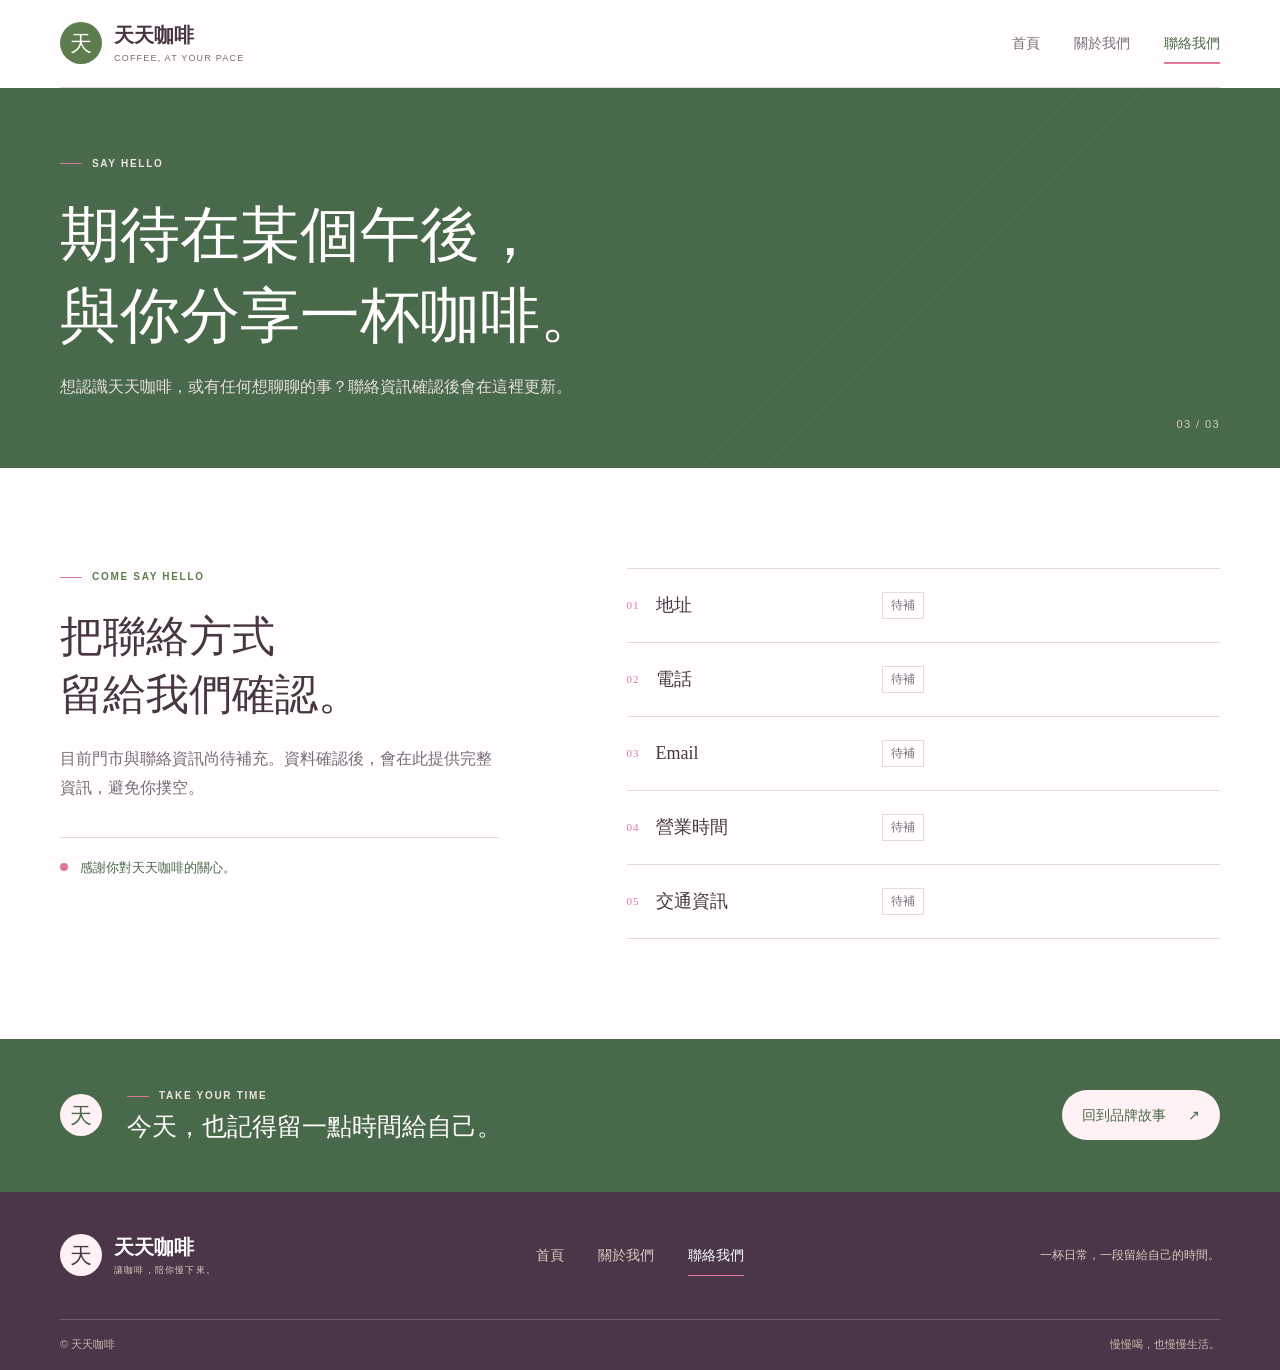
<file: pages/contact.html>
<!doctype html>
<html lang="zh-Hant">
<head>
  <meta charset="utf-8">
  <meta name="viewport" content="width=device-width, initial-scale=1">
  <meta name="description" content="天天咖啡聯絡資訊與交通方式，詳細資料待確認後更新。">
  <title>聯絡我們｜天天咖啡</title>
  <link rel="stylesheet" href="assets/css/site.css">
  <script src="assets/js/site.js" defer></script>
</head>
<body>
  <a class="skip-link" href="#main">跳至主要內容</a>
  <header class="site-header">
    <div class="container header-inner">
      <a class="brand" href="index.html" aria-label="天天咖啡首頁">
        <span class="brand-mark" aria-hidden="true">天</span>
        <span class="brand-copy"><strong>天天咖啡</strong><small>COFFEE, AT YOUR PACE</small></span>
      </a>
      <button class="menu-toggle" type="button" aria-expanded="false" aria-controls="primary-nav" aria-label="開啟導覽選單">
        <span></span><span></span>
      </button>
      <nav class="primary-nav" id="primary-nav" aria-label="主要導覽">
        <a href="index.html">首頁</a>
        <a href="about.html">關於我們</a>
        <a href="contact.html" aria-current="page">聯絡我們</a>
      </nav>
    </div>
  </header>

  <main id="main">
    <section class="page-hero page-hero-contact">
      <div class="container page-hero-inner">
        <p class="eyebrow"><span></span> SAY HELLO</p>
        <h1>期待在某個午後，<br>與你分享一杯咖啡。</h1>
        <p>想認識天天咖啡，或有任何想聊聊的事？聯絡資訊確認後會在這裡更新。</p>
        <span class="page-count">03 / 03</span>
      </div>
    </section>

    <section class="contact-section section-pad">
      <div class="container contact-grid">
        <div class="contact-intro">
          <p class="eyebrow eyebrow-dark"><span></span> COME SAY HELLO</p>
          <h2>把聯絡方式<br>留給我們確認。</h2>
          <p>目前門市與聯絡資訊尚待補充。資料確認後，會在此提供完整資訊，避免你撲空。</p>
          <div class="contact-aside"><span class="aside-dot" aria-hidden="true"></span><p>感謝你對天天咖啡的關心。</p></div>
        </div>
        <dl class="contact-details">
          <div class="contact-row"><dt><span class="detail-index">01</span>地址</dt><dd><span class="pending">待補</span></dd></div>
          <div class="contact-row"><dt><span class="detail-index">02</span>電話</dt><dd><span class="pending">待補</span></dd></div>
          <div class="contact-row"><dt><span class="detail-index">03</span>Email</dt><dd><span class="pending">待補</span></dd></div>
          <div class="contact-row"><dt><span class="detail-index">04</span>營業時間</dt><dd><span class="pending">待補</span></dd></div>
          <div class="contact-row"><dt><span class="detail-index">05</span>交通資訊</dt><dd><span class="pending">待補</span></dd></div>
        </dl>
      </div>
    </section>

    <section class="contact-closer">
      <div class="container contact-closer-inner">
        <span class="closer-seal" aria-hidden="true">天</span>
        <div><p class="eyebrow"><span></span> TAKE YOUR TIME</p><h2>今天，也記得留一點時間給自己。</h2></div>
        <a class="button button-light" href="about.html">回到品牌故事 <span aria-hidden="true">↗</span></a>
      </div>
    </section>
  </main>

  <footer class="site-footer">
    <div class="container footer-main">
      <a class="brand brand-footer" href="index.html" aria-label="天天咖啡首頁">
        <span class="brand-mark" aria-hidden="true">天</span>
        <span class="brand-copy"><strong>天天咖啡</strong><small>讓咖啡，陪你慢下來。</small></span>
      </a>
      <nav class="footer-nav" aria-label="頁尾導覽">
        <a href="index.html">首頁</a><a href="about.html">關於我們</a><a href="contact.html" aria-current="page">聯絡我們</a>
      </nav>
      <p class="footer-note">一杯日常，一段留給自己的時間。</p>
    </div>
    <div class="container footer-bottom"><span>© 天天咖啡</span><span>慢慢喝，也慢慢生活。</span></div>
  </footer>
</body>
</html>
</file>
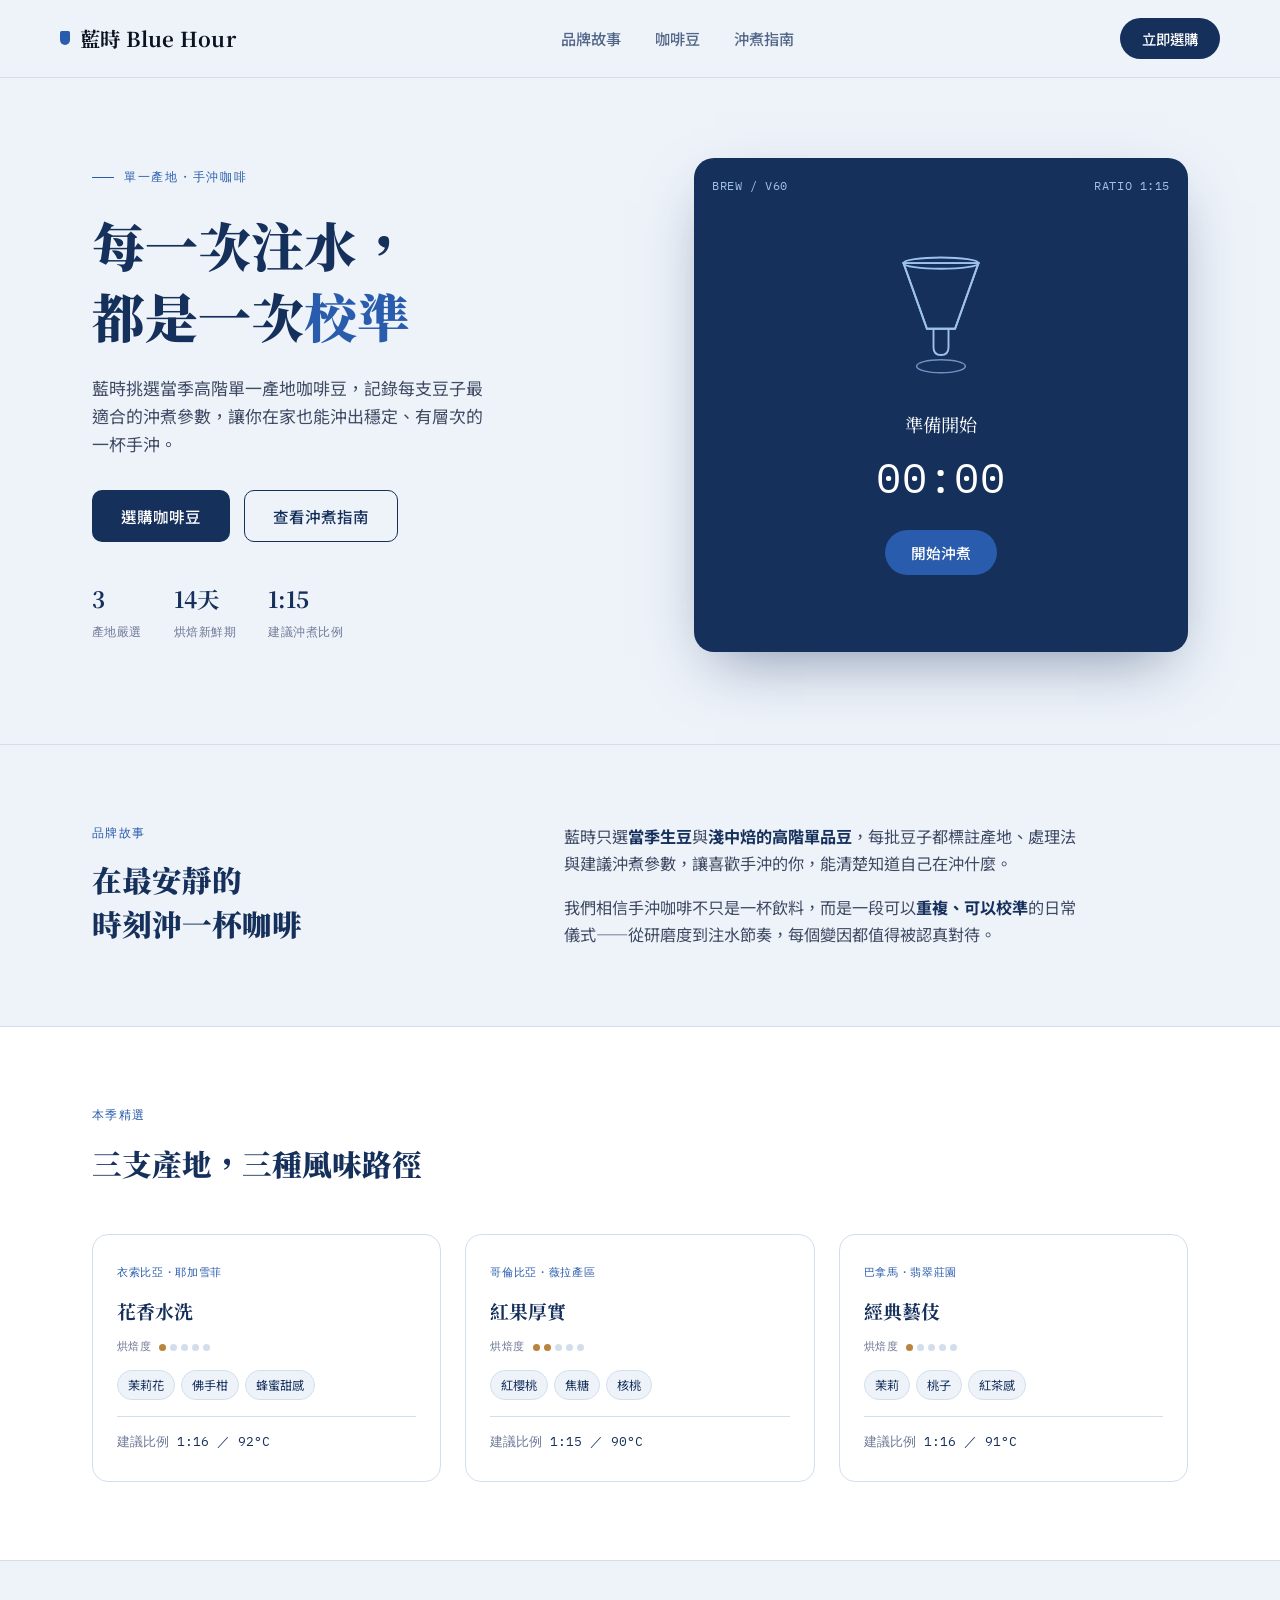
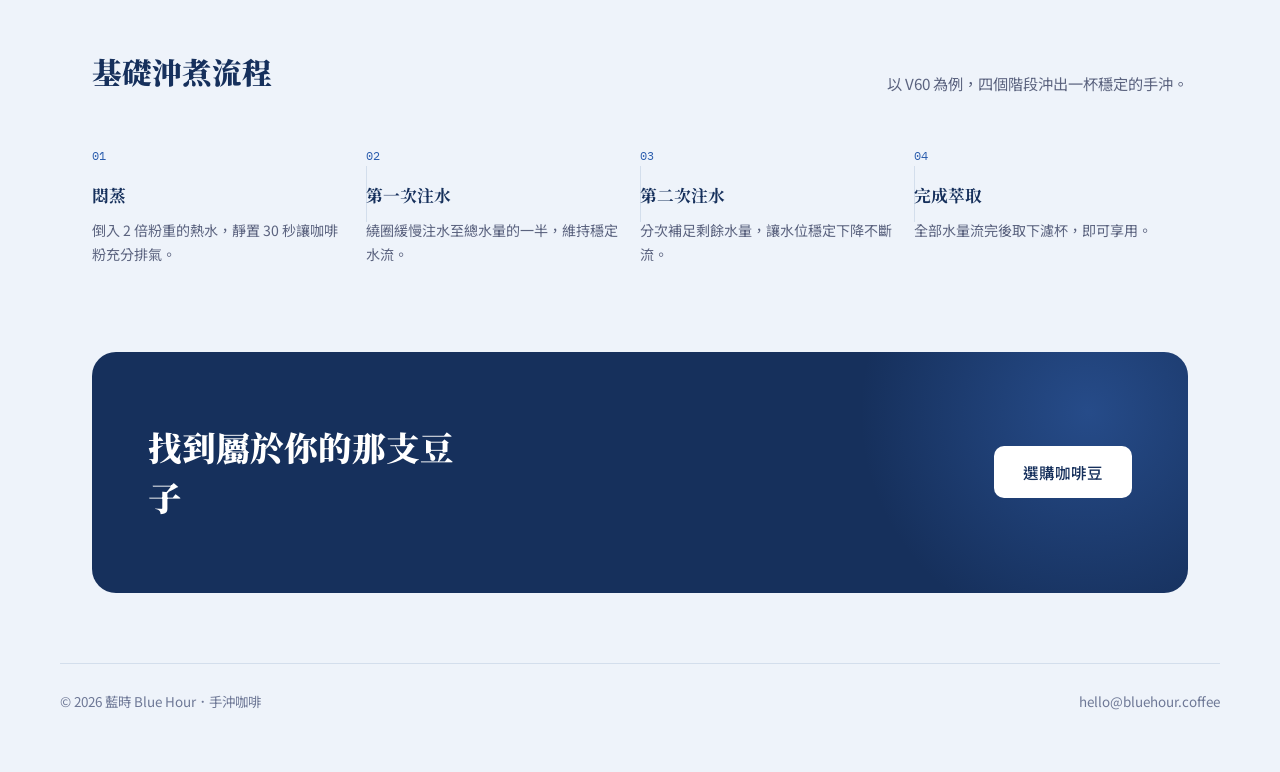
<file: w1/claude.html>
<!DOCTYPE html>
<html lang="zh-Hant">
<head>
<meta charset="UTF-8">
<meta name="viewport" content="width=device-width, initial-scale=1.0">
<title>藍時 Blue Hour｜手沖咖啡</title>
<link rel="preconnect" href="https://fonts.googleapis.com">
<link rel="preconnect" href="https://fonts.gstatic.com" crossorigin>
<link href="https://fonts.googleapis.com/css2?family=Noto+Serif+TC:wght@500;700;900&family=Noto+Sans+TC:wght@400;500;700&family=IBM+Plex+Mono:wght@400;500&display=swap" rel="stylesheet">
<style>
  :root{
    --ink: #0B1220;
    --deep: #16305C;
    --blue: #2A5CAD;
    --blue-bright: #3E74CC;
    --paper: #EEF3FA;
    --mist: #D3DEEC;
    --white: #FFFFFF;
    --roast: #B9843E;

    --display: 'Noto Serif TC', serif;
    --body: 'Noto Sans TC', sans-serif;
    --mono: 'IBM Plex Mono', monospace;
  }

  *{ box-sizing:border-box; margin:0; padding:0; }
  html{ scroll-behavior:smooth; }
  body{
    background: var(--paper);
    color: var(--ink);
    font-family: var(--body);
    line-height:1.65;
    -webkit-font-smoothing:antialiased;
  }
  a{ color:inherit; text-decoration:none; }
  ul{ list-style:none; }
  button{ font-family:inherit; cursor:pointer; }
  :focus-visible{ outline:2px solid var(--blue); outline-offset:3px; border-radius:4px; }

  .wrap{ max-width:1160px; margin:0 auto; padding:0 32px; }

  /* NAV */
  header.site{
    position:sticky; top:0; z-index:50;
    background: rgba(238,243,250,0.88);
    backdrop-filter: blur(10px);
    border-bottom:1px solid var(--mist);
  }
  .nav{ display:flex; align-items:center; justify-content:space-between; padding:18px 0; }
  .logo{ font-family:var(--display); font-weight:700; font-size:1.28rem; letter-spacing:0.02em; display:flex; align-items:center; gap:10px; }
  .logo .mark{ width:10px; height:14px; background:var(--blue); border-radius:2px 2px 6px 6px; }
  .nav-links{ display:flex; gap:34px; font-size:0.95rem; font-weight:500; color:var(--deep); }
  .nav-links a{ opacity:0.72; transition:opacity .15s ease; }
  .nav-links a:hover{ opacity:1; }
  .nav-cta{
    background:var(--deep); color:var(--white);
    padding:10px 22px; border-radius:999px; font-size:0.9rem; font-weight:500;
    border:none; transition:background .15s ease, transform .15s ease;
  }
  .nav-cta:hover{ background:var(--blue); transform:translateY(-1px); }

  /* HERO */
  .hero{ padding:80px 0 92px; }
  .hero-grid{ display:grid; grid-template-columns:1.05fr 0.95fr; gap:56px; align-items:center; }
  .eyebrow{
    font-family:var(--mono); font-size:0.76rem; letter-spacing:0.14em; text-transform:uppercase;
    color:var(--blue); display:flex; align-items:center; gap:10px; margin-bottom:22px;
  }
  .eyebrow::before{ content:""; width:22px; height:1px; background:var(--blue); }
  .hero h1{
    font-family:var(--display); font-weight:900; font-size:clamp(2.1rem,4.2vw,3.3rem);
    line-height:1.35; color:var(--deep); margin-bottom:22px;
  }
  .hero h1 em{ font-style:normal; color:var(--blue); }
  .hero p.lede{ font-size:1.06rem; color:#3F4A63; max-width:44ch; margin-bottom:32px; }
  .hero-actions{ display:flex; gap:14px; flex-wrap:wrap; margin-bottom:38px; }
  .btn-primary, .btn-ghost{
    padding:14px 28px; border-radius:10px; font-size:0.97rem; font-weight:500;
    border:1px solid transparent; transition:all .15s ease; display:inline-flex; align-items:center; gap:8px;
  }
  .btn-primary{ background:var(--deep); color:var(--white); }
  .btn-primary:hover{ background:var(--blue); transform:translateY(-1px); }
  .btn-ghost{ background:transparent; border-color:var(--deep); color:var(--deep); }
  .btn-ghost:hover{ background:var(--deep); color:var(--white); }

  .hero-stats{ display:flex; gap:32px; font-family:var(--mono); }
  .hero-stats div strong{ display:block; font-size:1.4rem; font-family:var(--display); color:var(--deep); }
  .hero-stats div span{ font-size:0.74rem; color:#6E7896; letter-spacing:0.04em; }

  /* SIGNATURE: brew timer */
  .brewer{
    position:relative; background:var(--deep); border-radius:20px;
    aspect-ratio:1/1; overflow:hidden;
    box-shadow:0 24px 60px -20px rgba(22,48,92,0.5);
    display:flex; flex-direction:column; align-items:center; justify-content:center;
    padding: 26px;
  }
  .brewer-hud{
    position:absolute; top:18px; left:18px; right:18px;
    display:flex; justify-content:space-between;
    font-family:var(--mono); font-size:0.72rem; color:#9FC1EE; letter-spacing:0.05em;
  }
  .brewer-stage{
    font-family:var(--display); color:var(--white); font-size:1.15rem;
    margin-top: 6px; margin-bottom: 4px; text-align:center; min-height: 1.6em;
  }
  .brewer-time{
    font-family:var(--mono); font-size:2.6rem; color:var(--white); letter-spacing:0.02em; margin-bottom:18px;
  }
  .dripper-svg{ width:150px; margin-bottom: 18px; }
  .brewer-btn{
    background:var(--blue); color:var(--white); border:none;
    padding:12px 26px; border-radius:999px; font-size:0.92rem; font-weight:500;
    transition:background .15s ease;
  }
  .brewer-btn:hover{ background:var(--blue-bright); }
  .brewer-btn:disabled{ opacity:0.55; cursor:default; }

  /* STORY */
  .story{ padding:78px 0; border-top:1px solid var(--mist); }
  .story-grid{ display:grid; grid-template-columns:0.8fr 1.2fr; gap:56px; }
  .section-label{
    font-family:var(--mono); font-size:0.76rem; letter-spacing:0.12em; text-transform:uppercase;
    color:var(--blue); margin-bottom:14px;
  }
  .story h2{ font-family:var(--display); font-weight:900; font-size:1.85rem; color:var(--deep); line-height:1.5; }
  .story-body p{ font-size:1.01rem; color:#3F4A63; margin-bottom:18px; max-width:58ch; }
  .story-body p:last-child{ margin-bottom:0; }
  .story-body strong{ color:var(--deep); }

  /* BEANS */
  .beans{ padding:78px 0; background:var(--white); border-top:1px solid var(--mist); border-bottom:1px solid var(--mist); }
  .beans-head{ max-width:640px; margin-bottom:46px; }
  .beans-head h2{ font-family:var(--display); font-weight:900; font-size:1.85rem; color:var(--deep); margin-top:10px; }
  .bean-cards{ display:grid; grid-template-columns:repeat(3,1fr); gap:24px; }
  .b-card{
    border:1px solid var(--mist); border-radius:16px; padding:28px 24px;
    transition:border-color .15s ease, transform .15s ease;
  }
  .b-card:hover{ border-color:var(--blue-bright); transform:translateY(-3px); }
  .b-card .origin{ font-family:var(--mono); font-size:0.7rem; color:var(--blue); letter-spacing:0.06em; margin-bottom:14px; }
  .b-card h3{ font-family:var(--display); font-weight:700; font-size:1.18rem; color:var(--deep); margin-bottom:12px; }
  .roast-bar{ display:flex; align-items:center; gap:8px; margin-bottom:14px; }
  .roast-bar .label{ font-family:var(--mono); font-size:0.68rem; color:#6E7896; letter-spacing:0.04em; }
  .roast-dots{ display:flex; gap:4px; }
  .roast-dots span{ width:7px; height:7px; border-radius:50%; background:var(--mist); }
  .roast-dots span.on{ background:var(--roast); }
  .flavor-tags{ display:flex; flex-wrap:wrap; gap:6px; margin-bottom:16px; }
  .flavor-tags span{
    font-size:0.76rem; padding:4px 10px; border-radius:999px;
    background:var(--paper); color:var(--deep); border:1px solid var(--mist);
  }
  .b-card .ratio{ font-family:var(--mono); font-size:0.82rem; color:var(--deep); border-top:1px solid var(--mist); padding-top:14px; }
  .b-card .ratio span{ color:#6E7896; }

  /* GUIDE */
  .guide{ padding:86px 0; }
  .guide-head{ display:flex; justify-content:space-between; align-items:flex-end; margin-bottom:50px; gap:24px; flex-wrap:wrap; }
  .guide-head h2{ font-family:var(--display); font-weight:900; font-size:1.85rem; color:var(--deep); }
  .guide-head p{ max-width:38ch; color:#5B637F; font-size:0.95rem; }
  .steps{ display:grid; grid-template-columns:repeat(4,1fr); position:relative; }
  .step{ position:relative; padding:0 22px 0 0; }
  .step:not(:last-child)::after{
    content:""; position:absolute; top:20px; right:-1px; width:1px; height:56px; background:var(--mist);
  }
  .step .num{ font-family:var(--mono); font-size:0.76rem; color:var(--blue); margin-bottom:16px; display:block; }
  .step h3{ font-family:var(--display); font-weight:700; font-size:1.05rem; color:var(--deep); margin-bottom:10px; }
  .step p{ font-size:0.88rem; color:#5B637F; }

  /* CTA */
  .cta{
    background:var(--deep); color:var(--white); border-radius:24px; margin:0 32px 32px;
    padding:70px 56px; position:relative; overflow:hidden;
  }
  .cta::before{
    content:""; position:absolute; width:460px; height:460px;
    background:radial-gradient(circle, rgba(62,116,204,0.4), transparent 70%);
    top:-170px; right:-130px; border-radius:50%;
  }
  .cta-inner{ position:relative; z-index:2; display:flex; justify-content:space-between; align-items:center; gap:40px; flex-wrap:wrap; }
  .cta h2{ font-family:var(--display); font-weight:900; font-size:clamp(1.5rem,2.8vw,2.1rem); max-width:16ch; line-height:1.5; }
  .cta .btn-primary{ background:var(--white); color:var(--deep); white-space:nowrap; }
  .cta .btn-primary:hover{ background:var(--paper); }

  footer.site{ padding:38px 32px 60px; }
  .footer-grid{
    max-width:1160px; margin:0 auto; display:flex; justify-content:space-between; align-items:center;
    flex-wrap:wrap; gap:16px; font-size:0.84rem; color:#6E7896; border-top:1px solid var(--mist); padding-top:26px;
  }

  @media (prefers-reduced-motion:reduce){ *{ animation-duration:0.001ms !important; transition-duration:0.001ms !important; } }

  @media (max-width:880px){
    .hero-grid{ grid-template-columns:1fr; }
    .brewer{ order:-1; max-width:400px; margin:0 auto 8px; }
    .story-grid{ grid-template-columns:1fr; gap:28px; }
    .bean-cards{ grid-template-columns:1fr; }
    .steps{ grid-template-columns:1fr 1fr; row-gap:32px; }
    .step:nth-child(2)::after{ display:none; }
    .nav-links{ display:none; }
    .cta{ margin:0 16px 16px; padding:46px 28px; }
    .cta-inner{ flex-direction:column; align-items:flex-start; }
  }
  @media (max-width:520px){
    .wrap{ padding:0 20px; }
    .steps{ grid-template-columns:1fr; }
    .step:not(:last-child)::after{ display:none; }
    .hero-stats{ gap:20px; }
  }
</style>
</head>
<body>

<header class="site">
  <nav class="wrap nav">
    <div class="logo"><span class="mark"></span>藍時 Blue Hour</div>
    <ul class="nav-links">
      <li><a href="#story">品牌故事</a></li>
      <li><a href="#beans">咖啡豆</a></li>
      <li><a href="#guide">沖煮指南</a></li>
    </ul>
    <button class="nav-cta">立即選購</button>
  </nav>
</header>

<section class="hero">
  <div class="wrap hero-grid">
    <div>
      <div class="eyebrow">單一產地・手沖咖啡</div>
      <h1>每一次注水，<br>都是一次<em>校準</em></h1>
      <p class="lede">藍時挑選當季高階單一產地咖啡豆，記錄每支豆子最適合的沖煮參數，讓你在家也能沖出穩定、有層次的一杯手沖。</p>
      <div class="hero-actions">
        <button class="btn-primary">選購咖啡豆</button>
        <button class="btn-ghost">查看沖煮指南</button>
      </div>
      <div class="hero-stats">
        <div><strong>3</strong><span>產地嚴選</span></div>
        <div><strong>14天</strong><span>烘焙新鮮期</span></div>
        <div><strong>1:15</strong><span>建議沖煮比例</span></div>
      </div>
    </div>

    <div class="brewer">
      <div class="brewer-hud">
        <span>BREW / V60</span>
        <span id="ratioTag">RATIO 1:15</span>
      </div>
      <svg class="dripper-svg" id="dripperSvg" viewBox="0 0 160 160" xmlns="http://www.w3.org/2000/svg">
        <path d="M40 30 L120 30 L95 100 L65 100 Z" fill="none" stroke="#9FC1EE" stroke-width="2"/>
        <rect id="waterLevel" x="65" y="98" width="30" height="0" fill="#3E74CC" opacity="0.85"/>
        <path d="M40 30 L120 30 L95 100 L65 100 Z" fill="none" stroke="#9FC1EE" stroke-width="2"/>
        <ellipse cx="80" cy="30" rx="40" ry="6" fill="none" stroke="#9FC1EE" stroke-width="2"/>
        <path d="M72 100 L72 120 Q72 128 80 128 Q88 128 88 120 L88 100" fill="none" stroke="#9FC1EE" stroke-width="2"/>
        <ellipse cx="80" cy="140" rx="26" ry="7" fill="none" stroke="#6E92C4" stroke-width="1.6"/>
        <line id="pourLine" x1="80" y1="8" x2="80" y2="30" stroke="#3E74CC" stroke-width="3" opacity="0"/>
      </svg>
      <div class="brewer-stage" id="stageLabel">準備開始</div>
      <div class="brewer-time" id="timeLabel">00:00</div>
      <button class="brewer-btn" id="brewBtn">開始沖煮</button>
    </div>
  </div>
</section>

<section class="story" id="story">
  <div class="wrap story-grid">
    <div>
      <div class="section-label">品牌故事</div>
      <h2>在最安靜的<br>時刻沖一杯咖啡</h2>
    </div>
    <div class="story-body">
      <p>藍時只選<strong>當季生豆</strong>與<strong>淺中焙的高階單品豆</strong>，每批豆子都標註產地、處理法與建議沖煮參數，讓喜歡手沖的你，能清楚知道自己在沖什麼。</p>
      <p>我們相信手沖咖啡不只是一杯飲料，而是一段可以<strong>重複、可以校準</strong>的日常儀式——從研磨度到注水節奏，每個變因都值得被認真對待。</p>
    </div>
  </div>
</section>

<section class="beans" id="beans">
  <div class="wrap">
    <div class="beans-head">
      <div class="section-label">本季精選</div>
      <h2>三支產地，三種風味路徑</h2>
    </div>
    <div class="bean-cards">
      <div class="b-card">
        <div class="origin">衣索比亞・耶加雪菲</div>
        <h3>花香水洗</h3>
        <div class="roast-bar">
          <span class="label">烘焙度</span>
          <div class="roast-dots"><span class="on"></span><span></span><span></span><span></span><span></span></div>
        </div>
        <div class="flavor-tags"><span>茉莉花</span><span>佛手柑</span><span>蜂蜜甜感</span></div>
        <div class="ratio"><span>建議比例</span> 1:16 ／ 92°C</div>
      </div>
      <div class="b-card">
        <div class="origin">哥倫比亞・薇拉產區</div>
        <h3>紅果厚實</h3>
        <div class="roast-bar">
          <span class="label">烘焙度</span>
          <div class="roast-dots"><span class="on"></span><span class="on"></span><span></span><span></span><span></span></div>
        </div>
        <div class="flavor-tags"><span>紅櫻桃</span><span>焦糖</span><span>核桃</span></div>
        <div class="ratio"><span>建議比例</span> 1:15 ／ 90°C</div>
      </div>
      <div class="b-card">
        <div class="origin">巴拿馬・翡翠莊園</div>
        <h3>經典藝伎</h3>
        <div class="roast-bar">
          <span class="label">烘焙度</span>
          <div class="roast-dots"><span class="on"></span><span></span><span></span><span></span><span></span></div>
        </div>
        <div class="flavor-tags"><span>茉莉</span><span>桃子</span><span>紅茶感</span></div>
        <div class="ratio"><span>建議比例</span> 1:16 ／ 91°C</div>
      </div>
    </div>
  </div>
</section>

<section class="guide" id="guide">
  <div class="wrap">
    <div class="guide-head">
      <h2>基礎沖煮流程</h2>
      <p>以 V60 為例，四個階段沖出一杯穩定的手沖。</p>
    </div>
    <div class="steps">
      <div class="step">
        <span class="num">01</span>
        <h3>悶蒸</h3>
        <p>倒入 2 倍粉重的熱水，靜置 30 秒讓咖啡粉充分排氣。</p>
      </div>
      <div class="step">
        <span class="num">02</span>
        <h3>第一次注水</h3>
        <p>繞圈緩慢注水至總水量的一半，維持穩定水流。</p>
      </div>
      <div class="step">
        <span class="num">03</span>
        <h3>第二次注水</h3>
        <p>分次補足剩餘水量，讓水位穩定下降不斷流。</p>
      </div>
      <div class="step">
        <span class="num">04</span>
        <h3>完成萃取</h3>
        <p>全部水量流完後取下濾杯，即可享用。</p>
      </div>
    </div>
  </div>
</section>

<div class="wrap" style="padding:0;">
  <div class="cta">
    <div class="cta-inner">
      <h2>找到屬於你的那支豆子</h2>
      <button class="btn-primary">選購咖啡豆</button>
    </div>
  </div>
</div>

<footer class="site">
  <div class="footer-grid">
    <div>© 2026 藍時 Blue Hour．手沖咖啡</div>
    <div>hello@bluehour.coffee</div>
  </div>
</footer>

<script>
  (function(){
    const btn = document.getElementById('brewBtn');
    const stageLabel = document.getElementById('stageLabel');
    const timeLabel = document.getElementById('timeLabel');
    const waterLevel = document.getElementById('waterLevel');
    const pourLine = document.getElementById('pourLine');

    const stages = [
      { name:'悶蒸中', dur:30, water:8 },
      { name:'第一次注水', dur:60, water:38 },
      { name:'第二次注水', dur:60, water:75 },
      { name:'萃取完成', dur:0, water:75 }
    ];

    let running = false;
    let stageIndex = 0;
    let elapsed = 0;
    let totalElapsed = 0;
    let timer = null;

    function fmt(s){
      const m = Math.floor(s/60).toString().padStart(2,'0');
      const sec = Math.floor(s%60).toString().padStart(2,'0');
      return m+':'+sec;
    }

    function tick(){
      totalElapsed += 1;
      elapsed += 1;
      timeLabel.textContent = fmt(totalElapsed);

      const stage = stages[stageIndex];
      const progress = stage.dur ? Math.min(elapsed/stage.dur, 1) : 1;
      const prevWater = stageIndex === 0 ? 0 : stages[stageIndex-1].water;
      const currentWater = prevWater + (stage.water - prevWater) * progress;
      waterLevel.setAttribute('y', 98 - currentWater*0.55);
      waterLevel.setAttribute('height', currentWater*0.55);

      pourLine.style.opacity = (stageIndex === 1 || stageIndex === 2) ? '0.9' : '0';

      if(stage.dur && elapsed >= stage.dur){
        stageIndex += 1;
        elapsed = 0;
        if(stageIndex >= stages.length - 1){
          stageLabel.textContent = stages[stages.length-1].name;
          pourLine.style.opacity = '0';
          clearInterval(timer);
          running = false;
          btn.disabled = false;
          btn.textContent = '再沖一次';
          return;
        }
        stageLabel.textContent = stages[stageIndex].name;
      }
    }

    btn.addEventListener('click', () => {
      if(running) return;
      running = true;
      stageIndex = 0;
      elapsed = 0;
      totalElapsed = 0;
      waterLevel.setAttribute('y', 98);
      waterLevel.setAttribute('height', 0);
      stageLabel.textContent = stages[0].name;
      timeLabel.textContent = '00:00';
      btn.disabled = true;
      btn.textContent = '沖煮中…';
      timer = setInterval(tick, 1000);
    });
  })();
</script>

</body>
</html>
</file>
<file: pages/assets/css/site.css>
:root {
  color-scheme: light;
  --ink: #493643;
  --muted: #796a77;
  --paper: #fff1f4;
  --paper-deep: #f8dce6;
  --white: #fffdfd;
  --coffee: #b85f7d;
  --coffee-dark: #4b3549;
  --green: #5d7d4e;
  --green-dark: #49694b;
  --clay: #df7898;
  --line: rgba(73, 54, 67, 0.17);
  --content-width: 1160px;
  --serif: "Iowan Old Style", "Noto Serif TC", "PMingLiU", serif;
  --sans: "Noto Sans TC", "PingFang TC", "Microsoft JhengHei", sans-serif;
}

*,
*::before,
*::after {
  box-sizing: border-box;
}

html {
  scroll-behavior: smooth;
}

body {
  margin: 0;
  color: var(--ink);
  background: var(--white);
  font-family: var(--sans);
  font-size: 16px;
  line-height: 1.8;
  -webkit-font-smoothing: antialiased;
}

img {
  display: block;
  max-width: 100%;
}

a {
  color: inherit;
  text-decoration: none;
}

button,
a {
  -webkit-tap-highlight-color: transparent;
}

a:focus-visible,
button:focus-visible {
  outline: 3px solid var(--clay);
  outline-offset: 4px;
}

.container {
  width: min(var(--content-width), calc(100% - 64px));
  margin-inline: auto;
}

.skip-link {
  position: fixed;
  z-index: 20;
  top: 12px;
  left: 12px;
  padding: 8px 14px;
  color: var(--white);
  background: var(--green-dark);
  transform: translateY(-160%);
}

.skip-link:focus {
  transform: translateY(0);
}

.site-header {
  position: relative;
  z-index: 5;
  background: var(--white);
}

.header-inner {
  min-height: 88px;
  display: flex;
  align-items: center;
  justify-content: space-between;
  border-bottom: 1px solid var(--line);
}

.brand {
  display: inline-flex;
  align-items: center;
  gap: 12px;
  min-width: 0;
}

.brand-mark,
.closer-seal {
  display: grid;
  place-items: center;
  flex: 0 0 auto;
  width: 42px;
  aspect-ratio: 1;
  border-radius: 50%;
  color: var(--white);
  background: var(--green);
  font-family: var(--serif);
  font-size: 22px;
}

.brand-copy {
  display: grid;
  line-height: 1.35;
}

.brand-copy strong {
  font-family: var(--serif);
  font-size: 20px;
  font-weight: 600;
}

.brand-copy small {
  margin-top: 3px;
  color: var(--muted);
  font-family: var(--sans);
  font-size: 9px;
  letter-spacing: 1.2px;
}

.primary-nav,
.footer-nav {
  display: flex;
  align-items: center;
  gap: 34px;
}

.primary-nav a,
.footer-nav a {
  position: relative;
  padding-block: 9px;
  color: var(--muted);
  font-size: 14px;
  transition: color 180ms ease;
}

.primary-nav a:hover,
.footer-nav a:hover,
.primary-nav a[aria-current="page"],
.footer-nav a[aria-current="page"] {
  color: var(--green-dark);
}

.primary-nav a[aria-current="page"]::after {
  position: absolute;
  right: 0;
  bottom: 1px;
  left: 0;
  height: 2px;
  background: var(--clay);
  content: "";
}

.menu-toggle {
  display: none;
  width: 44px;
  height: 44px;
  padding: 12px 10px;
  border: 1px solid var(--line);
  border-radius: 8px;
  background: transparent;
  cursor: pointer;
}

.menu-toggle span {
  display: block;
  width: 22px;
  height: 1px;
  margin: 6px auto;
  background: var(--ink);
  transition: transform 180ms ease;
}

.menu-toggle[aria-expanded="true"] span:first-child {
  transform: translateY(3.5px) rotate(45deg);
}

.menu-toggle[aria-expanded="true"] span:last-child {
  transform: translateY(-3.5px) rotate(-45deg);
}

.hero {
  position: relative;
  overflow: hidden;
  background: var(--paper);
}

.hero::before {
  position: absolute;
  top: 0;
  right: 0;
  width: 34%;
  height: 100%;
  background: var(--paper-deep);
  content: "";
}

.hero-grid {
  position: relative;
  display: grid;
  grid-template-columns: 0.9fr 1.1fr;
  align-items: center;
  gap: clamp(44px, 8vw, 112px);
  min-height: 600px;
  padding-block: 70px;
}

.hero-copy {
  padding-block: 24px;
}

.eyebrow {
  display: flex;
  align-items: center;
  gap: 10px;
  margin: 0 0 22px;
  color: #ede5d8;
  font-size: 10px;
  font-weight: 600;
  letter-spacing: 1.7px;
}

.eyebrow > span:first-child {
  width: 22px;
  height: 1px;
  background: var(--clay);
}

.eyebrow-dark {
  color: var(--green);
}

h1,
h2,
h3,
p,
figure {
  margin-top: 0;
}

h1,
h2 {
  font-family: var(--serif);
  font-weight: 500;
  line-height: 1.35;
}

.hero h1 {
  margin-bottom: 22px;
  font-size: clamp(38px, 5vw, 62px);
  letter-spacing: 0;
}

.hero-lede {
  margin-bottom: 32px;
  color: var(--muted);
  font-size: 16px;
}

.button-row {
  display: flex;
  align-items: center;
  flex-wrap: wrap;
  gap: 25px;
}

.button {
  display: inline-flex;
  min-height: 50px;
  align-items: center;
  justify-content: center;
  gap: 22px;
  padding: 11px 20px;
  border-radius: 999px;
  font-size: 14px;
  transition: background-color 180ms ease, color 180ms ease, transform 180ms ease;
}

.button:hover {
  transform: translateY(-2px);
}

.button-primary {
  color: var(--white);
  background: var(--green-dark);
}

.button-primary:hover {
  background: var(--coffee-dark);
}

.button-light {
  color: var(--green-dark);
  background: var(--paper);
}

.button-light:hover {
  background: var(--white);
}

.text-link,
.under-link {
  display: inline-flex;
  align-items: center;
  gap: 12px;
  color: var(--green-dark);
  font-size: 14px;
}

.text-link span,
.under-link span {
  transition: transform 180ms ease;
}

.text-link:hover span,
.under-link:hover span {
  transform: translateX(4px);
}

.hero-note {
  margin: 48px 0 0;
  color: var(--coffee);
  font-family: var(--serif);
  font-size: 16px;
}

.hero-art {
  position: relative;
  margin: 0;
  background: #d7d0bc;
}

.hero-art img {
  width: 100%;
  aspect-ratio: 1.12 / 1;
  object-fit: cover;
}

.hero-art figcaption {
  position: absolute;
  right: 0;
  bottom: 0;
  display: flex;
  gap: 22px;
  padding: 12px 16px;
  color: var(--white);
  background: var(--green-dark);
  font-size: 9px;
  letter-spacing: 1.4px;
}

.hero-index {
  position: absolute;
  right: max(32px, calc((100vw - var(--content-width)) / 2));
  bottom: 24px;
  display: flex;
  align-items: center;
  gap: 12px;
  color: var(--muted);
  font-size: 10px;
  letter-spacing: 1px;
}

.hero-index span {
  width: 48px;
  height: 1px;
  background: var(--clay);
}

.section-pad {
  padding-block: 100px;
}

.intro-section {
  background: var(--white);
}

.intro-grid {
  display: grid;
  grid-template-columns: 1fr 0.8fr;
  gap: clamp(44px, 10vw, 150px);
  align-items: end;
}

.intro-grid h2,
.section-heading h2,
.story-copy h2,
.environment-copy h2,
.contact-intro h2 {
  margin-bottom: 0;
  font-size: clamp(30px, 3.5vw, 43px);
}

.intro-text p,
.section-heading > p:last-child {
  color: var(--muted);
}

.intro-text p {
  margin-bottom: 20px;
}

.under-link {
  padding-bottom: 4px;
  border-bottom: 1px solid var(--clay);
}

.features-section {
  background: var(--paper);
}

.section-heading {
  max-width: 620px;
  margin-bottom: 50px;
}

.section-heading h2 {
  margin-bottom: 12px;
}

.section-heading > p:last-child {
  margin-bottom: 0;
}

.feature-list {
  border-top: 1px solid var(--line);
}

.feature-item {
  display: grid;
  grid-template-columns: 72px 1fr 50px;
  align-items: start;
  gap: 18px;
  padding: 27px 0;
  border-bottom: 1px solid var(--line);
}

.feature-number,
.value-mark,
.detail-index {
  color: var(--clay);
  font-size: 11px;
  letter-spacing: 1px;
}

.feature-item h3,
.value-card h3 {
  margin-bottom: 7px;
  font-family: var(--serif);
  font-size: 22px;
  font-weight: 500;
}

.feature-item p,
.value-card p {
  max-width: 620px;
  margin-bottom: 0;
  color: var(--muted);
  font-size: 14px;
}

.feature-symbol {
  justify-self: end;
  color: var(--green);
  font-size: 24px;
}

.closing-band {
  padding-block: 42px;
  color: var(--white);
  background: var(--green-dark);
}

.closing-inner {
  display: flex;
  align-items: center;
  justify-content: space-between;
  gap: 24px;
}

.closing-inner > p {
  margin: 0;
  font-family: var(--serif);
  font-size: 25px;
}

.site-footer {
  color: var(--white);
  background: var(--coffee-dark);
}

.footer-main {
  display: grid;
  grid-template-columns: 1fr auto 1fr;
  align-items: center;
  gap: 28px;
  padding-block: 42px;
}

.brand-footer .brand-mark {
  color: var(--coffee-dark);
  background: var(--paper);
}

.brand-footer .brand-copy small,
.footer-nav a {
  color: #d5ccbd;
}

.footer-nav a[aria-current="page"],
.footer-nav a:hover {
  color: var(--white);
}

.footer-nav a[aria-current="page"]::after {
  position: absolute;
  right: 0;
  bottom: 1px;
  left: 0;
  height: 1px;
  background: var(--clay);
  content: "";
}

.footer-note {
  justify-self: end;
  margin: 0;
  color: #d5ccbd;
  font-size: 12px;
}

.footer-bottom {
  display: flex;
  justify-content: space-between;
  gap: 20px;
  padding-block: 15px;
  border-top: 1px solid rgba(255, 253, 248, 0.2);
  color: #c4b9aa;
  font-size: 11px;
}

.page-hero {
  position: relative;
  overflow: hidden;
  min-height: 380px;
  color: var(--white);
  background-color: var(--green-dark);
  background-image: repeating-linear-gradient(135deg, transparent 0, transparent 43px, rgba(255, 255, 255, 0.035) 44px, transparent 45px);
}

.page-hero-about {
  background-color: var(--coffee);
}

.page-hero-contact {
  background-color: var(--green-dark);
}

.page-hero-inner {
  position: relative;
  display: flex;
  min-height: 380px;
  flex-direction: column;
  align-items: flex-start;
  justify-content: center;
  padding-block: 62px;
}

.page-hero h1 {
  margin-bottom: 16px;
  font-size: clamp(38px, 5.2vw, 60px);
}

.page-hero-inner > p:not(.eyebrow) {
  max-width: 590px;
  margin-bottom: 0;
  color: #e7e1d7;
}

.page-count {
  position: absolute;
  right: 0;
  bottom: 33px;
  color: #d8cbbc;
  font-size: 11px;
  letter-spacing: 1.4px;
}

.story-grid {
  display: grid;
  grid-template-columns: 0.95fr 1.05fr;
  align-items: center;
  gap: clamp(45px, 9vw, 120px);
}

.story-image-wrap {
  position: relative;
  background: var(--paper-deep);
}

.story-image-wrap img {
  width: 100%;
  aspect-ratio: 0.9 / 1;
  object-fit: cover;
}

.image-caption {
  position: absolute;
  right: 0;
  bottom: 0;
  padding: 11px 15px;
  color: var(--white);
  background: var(--green-dark);
  font-size: 9px;
  letter-spacing: 1.2px;
}

.story-copy h2,
.environment-copy h2,
.contact-intro h2 {
  margin-bottom: 21px;
}

.story-copy > p:not(.eyebrow),
.environment-copy > p:not(.eyebrow),
.contact-intro > p:not(.eyebrow) {
  color: var(--muted);
}

.signature-line {
  display: inline-block;
  margin-top: 12px;
  padding-bottom: 5px;
  border-bottom: 1px solid var(--clay);
  color: var(--coffee);
  font-family: var(--serif);
}

.values-section {
  background: var(--paper);
}

.section-heading-centered {
  margin-inline: auto;
  text-align: center;
}

.section-heading-centered .eyebrow {
  justify-content: center;
}

.values-grid {
  display: grid;
  grid-template-columns: repeat(3, 1fr);
  border-top: 1px solid var(--line);
  border-bottom: 1px solid var(--line);
}

.value-card {
  min-width: 0;
  padding: 28px 30px 32px 0;
}

.value-card + .value-card {
  padding-left: 30px;
  border-left: 1px solid var(--line);
}

.value-mark {
  display: inline-block;
  margin-bottom: 20px;
}

.environment-section {
  background: var(--white);
}

.environment-grid {
  display: grid;
  grid-template-columns: 1fr 0.8fr;
  align-items: center;
  gap: clamp(48px, 10vw, 140px);
}

.environment-copy .button {
  margin-top: 14px;
}

.environment-note {
  position: relative;
  padding: 42px 44px;
  border-left: 3px solid var(--clay);
  background: var(--paper);
}

.environment-note > span {
  color: var(--clay);
  font-family: var(--serif);
  font-size: 52px;
  line-height: 0.8;
}

.environment-note p {
  margin: 10px 0 20px;
  font-family: var(--serif);
  font-size: 28px;
  line-height: 1.55;
}

.environment-note small {
  color: var(--muted);
  font-size: 11px;
}

.contact-section {
  background: var(--white);
}

.contact-grid {
  display: grid;
  grid-template-columns: 0.85fr 1.15fr;
  gap: clamp(48px, 10vw, 140px);
}

.contact-aside {
  display: flex;
  align-items: center;
  gap: 12px;
  margin-top: 34px;
  padding-top: 18px;
  border-top: 1px solid var(--line);
}

.contact-aside p {
  margin: 0;
  color: var(--green-dark);
  font-size: 13px;
}

.aside-dot {
  width: 8px;
  height: 8px;
  border-radius: 50%;
  background: var(--clay);
}

.contact-details {
  margin: 0;
  border-top: 1px solid var(--line);
}

.contact-row {
  display: grid;
  grid-template-columns: minmax(130px, 0.7fr) 1fr;
  align-items: center;
  gap: 18px;
  min-height: 74px;
  border-bottom: 1px solid var(--line);
}

.contact-row dt {
  display: flex;
  align-items: center;
  gap: 16px;
  font-family: var(--serif);
  font-size: 18px;
}

.contact-row dd {
  margin: 0;
  color: var(--muted);
  font-size: 14px;
}

.pending {
  display: inline-block;
  padding: 2px 8px;
  border: 1px solid var(--line);
  color: var(--muted);
  font-size: 12px;
}

.contact-closer {
  padding-block: 48px;
  color: var(--white);
  background: var(--green-dark);
}

.contact-closer-inner {
  display: grid;
  grid-template-columns: auto 1fr auto;
  align-items: center;
  gap: 25px;
}

.closer-seal {
  color: var(--green-dark);
  background: var(--paper);
}

.contact-closer .eyebrow {
  margin-bottom: 5px;
}

.contact-closer h2 {
  margin: 0;
  font-size: 25px;
}

@media (max-width: 800px) {
  .container {
    width: min(var(--content-width), calc(100% - 40px));
  }

  .header-inner {
    min-height: 76px;
  }

  .menu-toggle {
    display: block;
  }

  .primary-nav {
    position: absolute;
    top: 100%;
    right: 0;
    left: 0;
    display: none;
    align-items: stretch;
    gap: 0;
    padding: 8px 20px 16px;
    border-bottom: 1px solid var(--line);
    background: var(--white);
  }

  .primary-nav.is-open {
    display: flex;
    flex-direction: column;
  }

  .primary-nav a {
    padding: 12px 4px;
  }

  .primary-nav a[aria-current="page"]::after {
    right: auto;
    width: 28px;
  }

  .hero-grid {
    grid-template-columns: 1fr 0.9fr;
    gap: 35px;
    min-height: 520px;
  }

  .hero h1 {
    font-size: 44px;
  }

  .footer-main {
    grid-template-columns: 1fr auto;
  }

  .footer-nav {
    gap: 18px;
  }

  .footer-note {
    display: none;
  }

  .story-grid,
  .environment-grid,
  .contact-grid {
    gap: 42px;
  }
}

@media (max-width: 600px) {
  .container {
    width: calc(100% - 40px);
  }

  .hero::before {
    top: auto;
    bottom: 0;
    width: 100%;
    height: 38%;
  }

  .hero-grid {
    grid-template-columns: 1fr;
    gap: 35px;
    padding-block: 48px 65px;
  }

  .hero-copy {
    padding: 0;
  }

  .hero h1 {
    font-size: 42px;
  }

  .hero-note {
    margin-top: 26px;
  }

  .hero-art {
    width: 100%;
  }

  .hero-index {
    right: 20px;
    bottom: 16px;
  }

  .section-pad {
    padding-block: 70px;
  }

  .intro-grid,
  .story-grid,
  .environment-grid,
  .contact-grid {
    grid-template-columns: 1fr;
    gap: 30px;
  }

  .intro-grid {
    align-items: start;
  }

  .feature-item {
    grid-template-columns: 36px 1fr 28px;
    gap: 12px;
    padding-block: 22px;
  }

  .feature-item h3 {
    font-size: 20px;
  }

  .feature-symbol {
    font-size: 20px;
  }

  .closing-inner {
    align-items: flex-start;
    flex-direction: column;
  }

  .closing-inner > p {
    font-size: 22px;
  }

  .footer-main {
    grid-template-columns: 1fr;
    gap: 20px;
    padding-block: 32px;
  }

  .footer-nav {
    justify-content: flex-start;
    flex-wrap: wrap;
    gap: 8px 22px;
  }

  .footer-bottom {
    flex-direction: column;
    gap: 2px;
  }

  .page-hero,
  .page-hero-inner {
    min-height: 350px;
  }

  .page-hero-inner {
    padding-block: 48px;
  }

  .page-hero h1 {
    width: 100%;
    font-size: 34px;
  }

  .page-count {
    bottom: 20px;
  }

  .story-image-wrap img {
    aspect-ratio: 1.08 / 1;
  }

  .values-grid {
    grid-template-columns: 1fr;
  }

  .value-card,
  .value-card + .value-card {
    padding: 22px 0;
    border-left: 0;
  }

  .value-card + .value-card {
    border-top: 1px solid var(--line);
  }

  .value-mark {
    margin-bottom: 10px;
  }

  .environment-note {
    padding: 30px;
  }

  .environment-note p {
    font-size: 25px;
  }

  .contact-row {
    grid-template-columns: 120px 1fr;
    gap: 12px;
    min-height: 68px;
  }

  .contact-row dt {
    gap: 10px;
    font-size: 16px;
  }

  .contact-closer-inner {
    grid-template-columns: auto 1fr;
    gap: 16px;
  }

  .contact-closer h2 {
    font-size: 21px;
  }

  .contact-closer-inner > .button {
    grid-column: 1 / -1;
    justify-self: start;
  }
}

@media (prefers-reduced-motion: reduce) {
  *,
  *::before,
  *::after {
    scroll-behavior: auto !important;
    transition-duration: 0.01ms !important;
  }
}
</file>
